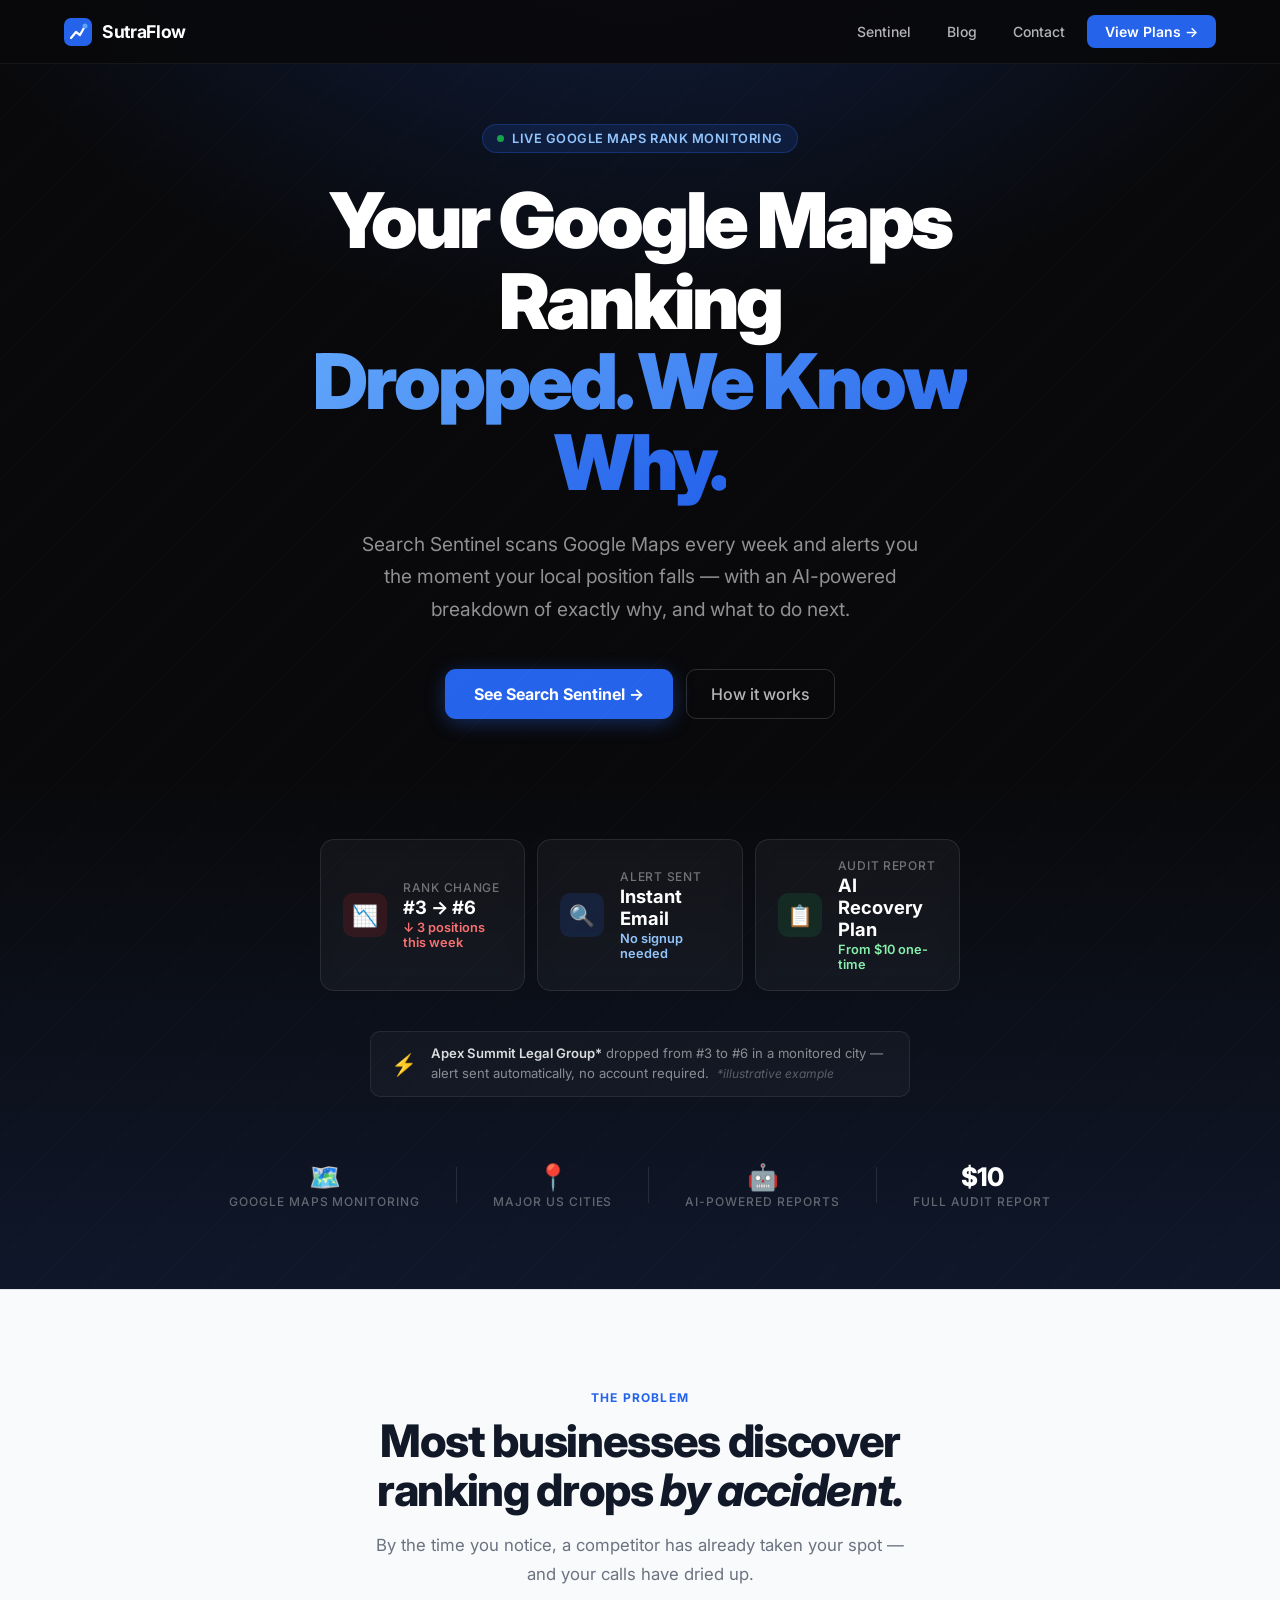
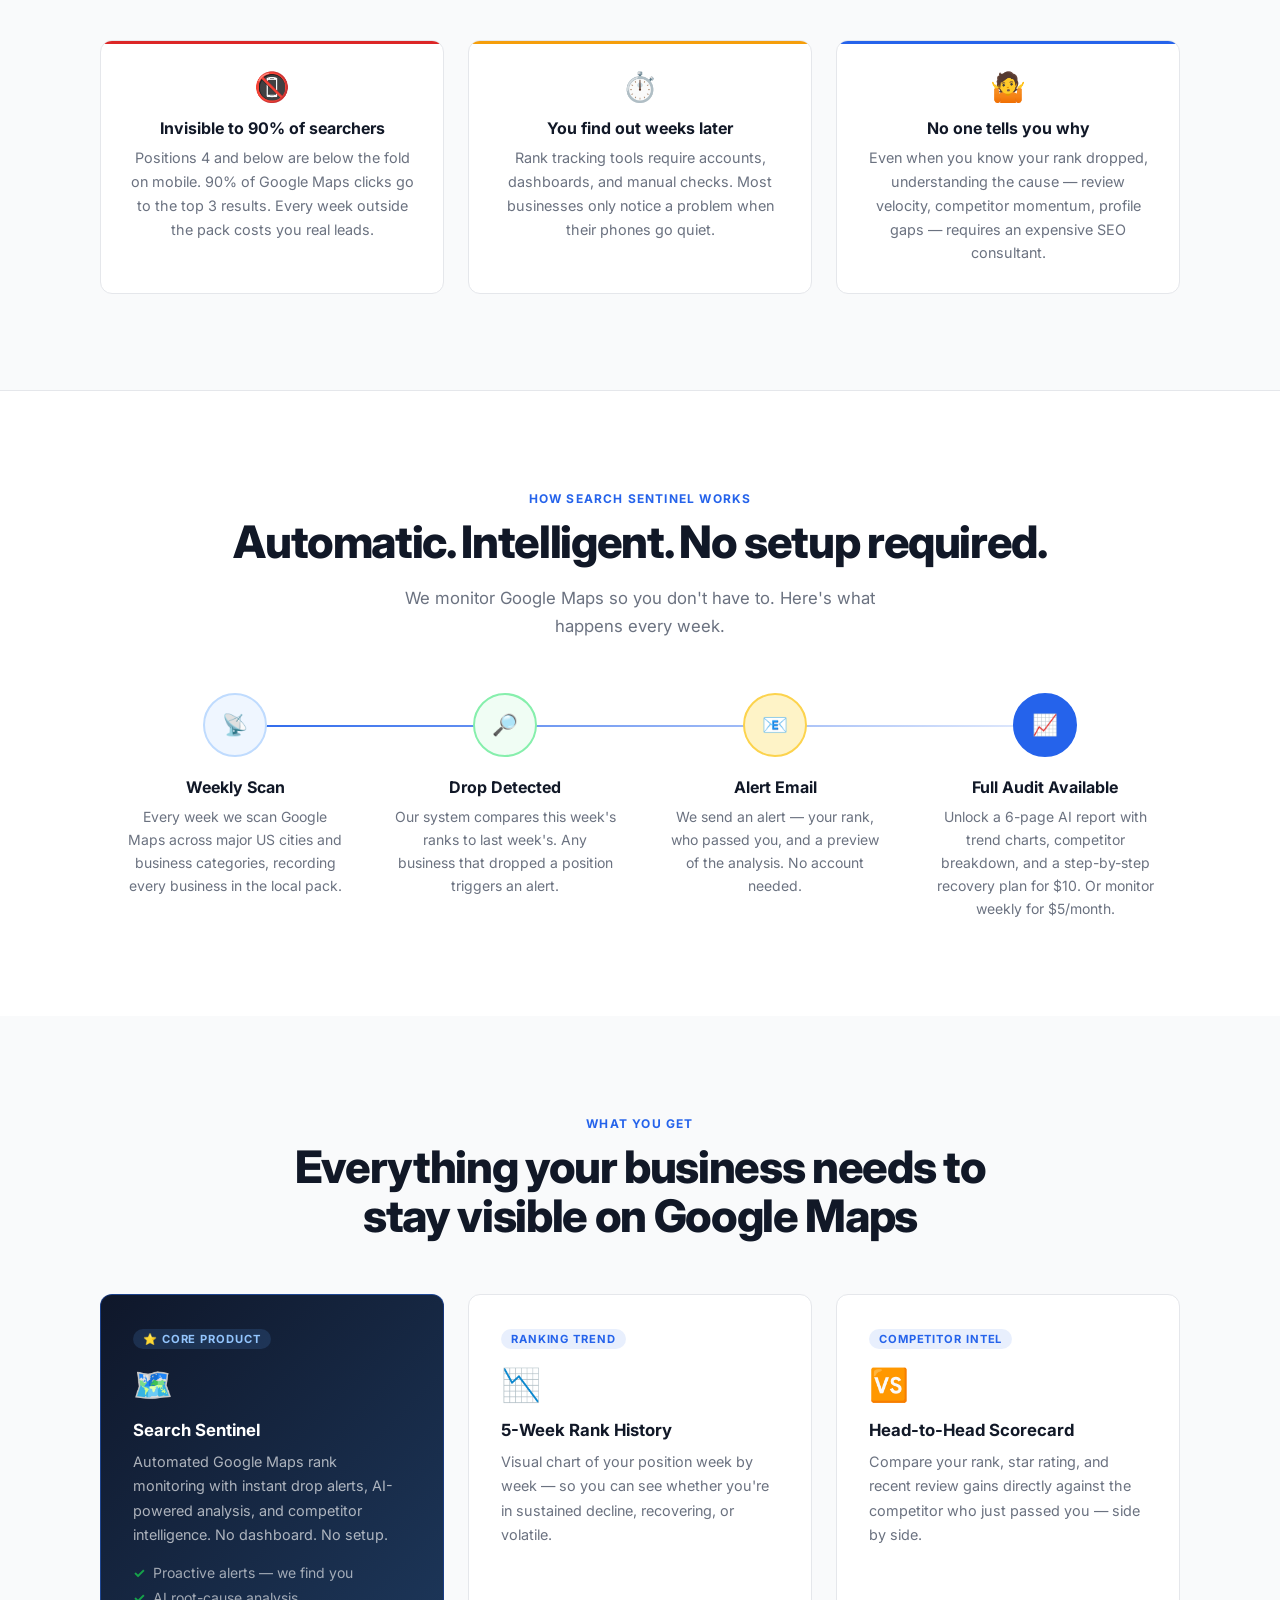
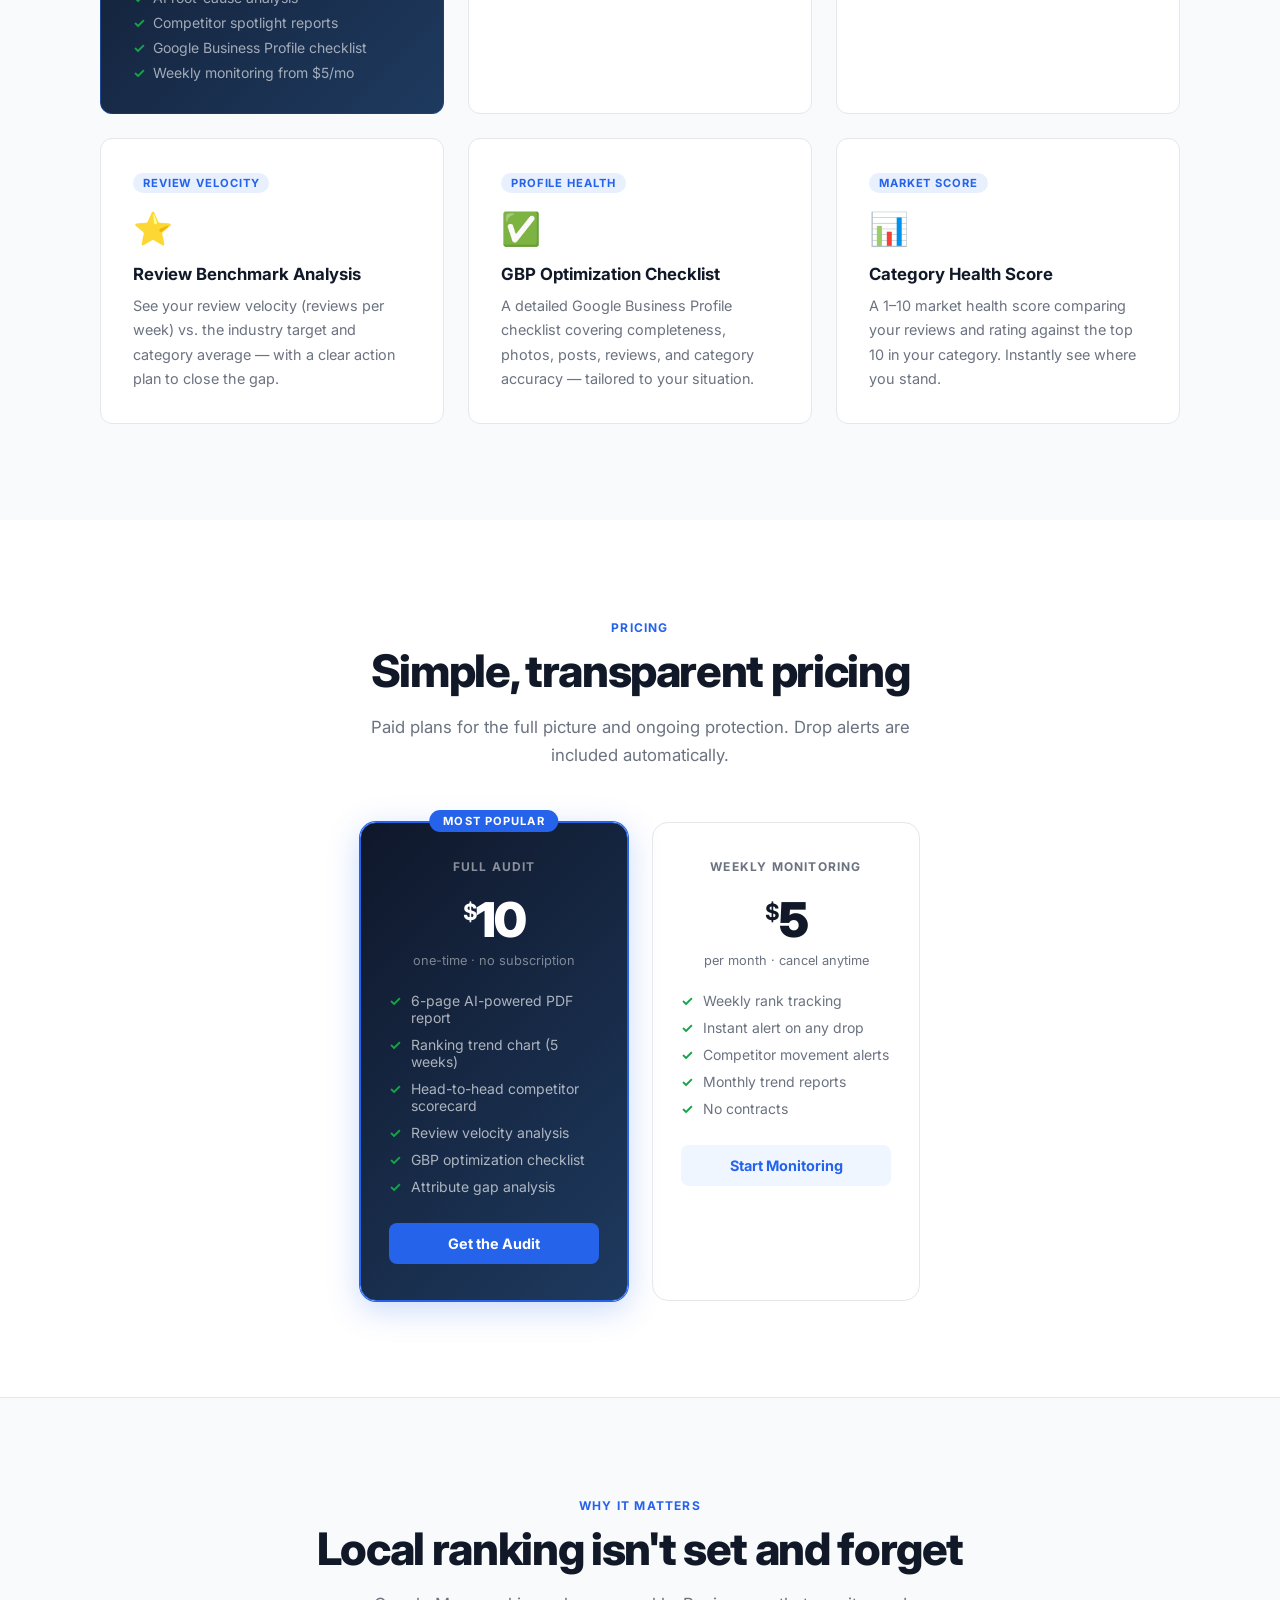
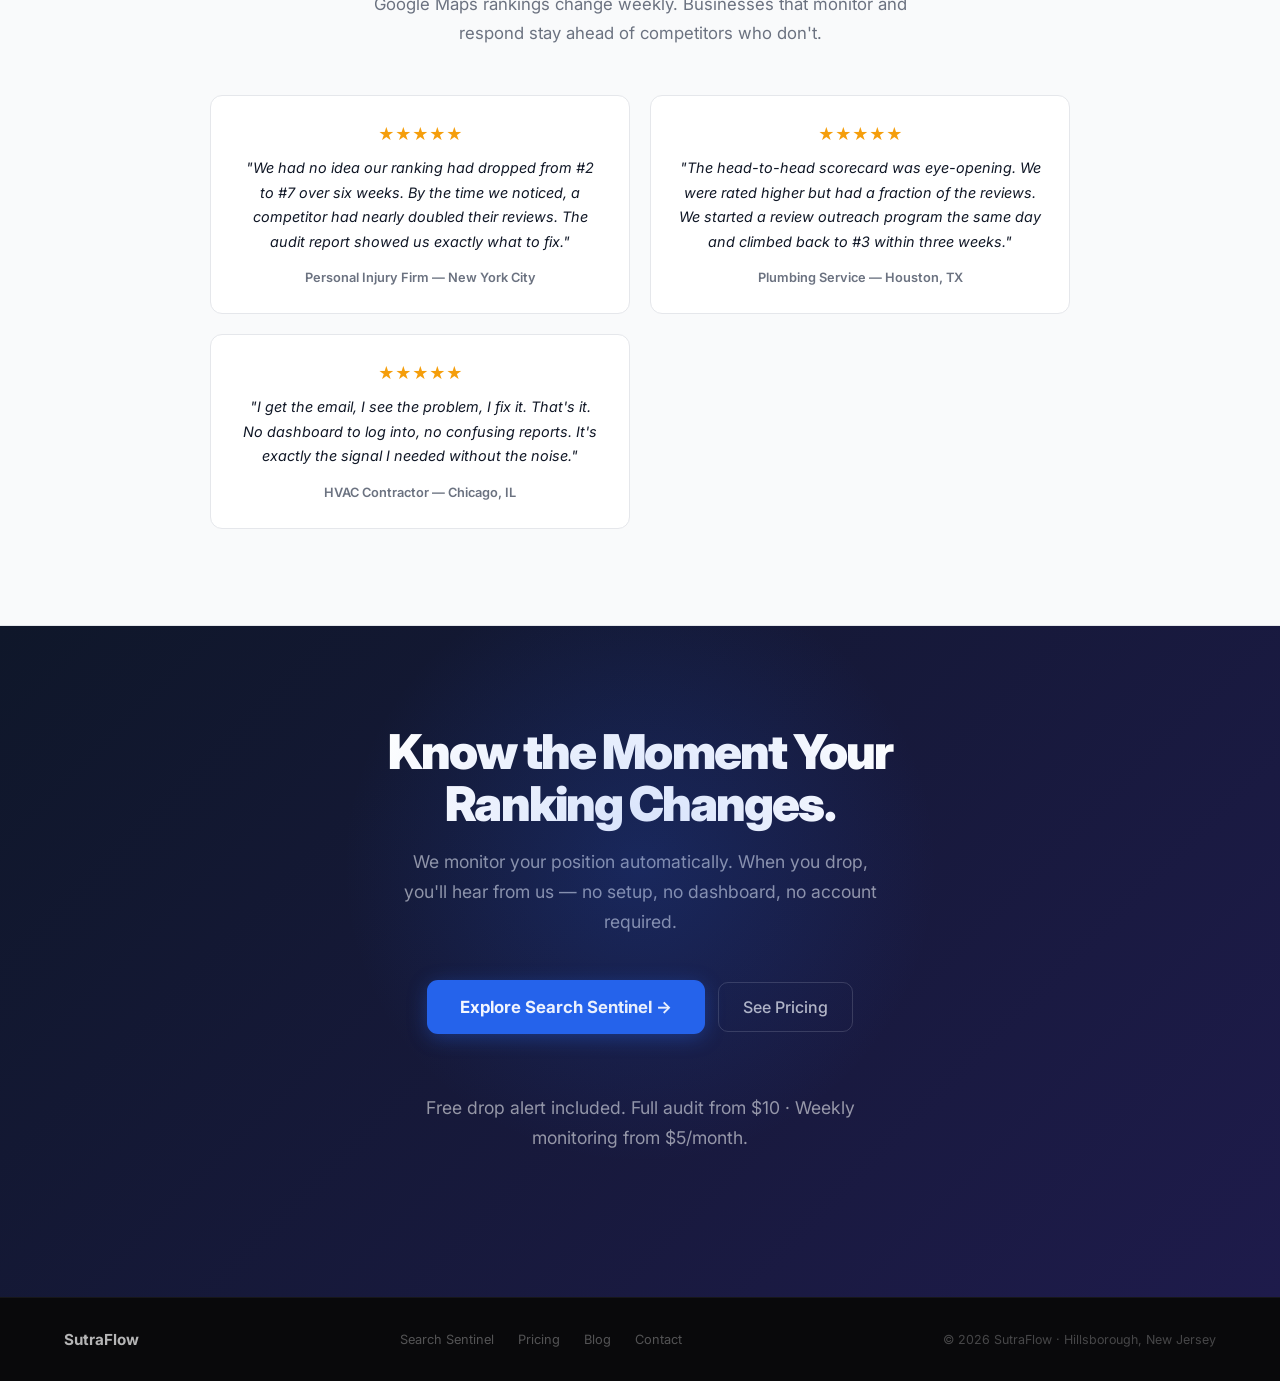
<file: business2_seo/hugo_site/layouts/index.html>
<!DOCTYPE html>
<html lang="en">
<head>
  <meta charset="UTF-8">
  <meta name="viewport" content="width=device-width, initial-scale=1.0">
  <title>SutraFlow — Automated Local SEO Intelligence</title>
  <meta name="description" content="Search Sentinel monitors your Google Maps ranking 24/7. Get instant alerts when your position drops, with AI-powered analysis and a recovery blueprint. From $10.">
  <link rel="canonical" href="https://sutraflow.org/">
  <meta property="og:title" content="SutraFlow — Automated Local SEO Intelligence">
  <meta property="og:description" content="Search Sentinel monitors your Google Maps ranking automatically. Instant drop alerts with AI-powered recovery blueprints for local businesses.">
  <meta property="og:url" content="https://sutraflow.org/">
  <meta property="og:type" content="website">
  <link rel="icon" href="/favicon.ico">
  <link rel="preconnect" href="https://fonts.googleapis.com">
  <link rel="preconnect" href="https://fonts.gstatic.com" crossorigin>
  <link href="https://fonts.googleapis.com/css2?family=Inter:wght@300;400;500;600;700;800;900&display=swap" rel="stylesheet">

  <style>
    *, *::before, *::after { box-sizing: border-box; margin: 0; padding: 0; }

    :root {
      --blue:       #2563eb;
      --blue-dark:  #1d4ed8;
      --blue-light: #eff6ff;
      --ink:        #0f172a;
      --text:       #111827;
      --muted:      #6b7280;
      --border:     #e5e7eb;
      --bg:         #ffffff;
      --bg-gray:    #f9fafb;
      --green:      #16a34a;
      --red:        #dc2626;
      --radius:     12px;
      --nav-h:      64px;
    }

    html { scroll-behavior: smooth; font-size: 16px; }
    body { font-family: 'Inter', -apple-system, sans-serif; color: var(--text); background: var(--bg); -webkit-font-smoothing: antialiased; overflow-x: hidden; }

    a { color: inherit; text-decoration: none; }

    /* ── NAV ──────────────────────────────────────────────────────────── */
    nav {
      position: fixed; top: 0; left: 0; right: 0; z-index: 100;
      height: var(--nav-h);
      display: flex; align-items: center; justify-content: space-between;
      padding: 0 5%;
      background: rgba(9, 9, 11, 0.92);
      backdrop-filter: blur(12px);
      border-bottom: 1px solid rgba(255,255,255,0.06);
      transition: background 0.2s;
    }
    .nav-logo {
      display: flex; align-items: center; gap: 10px;
      font-size: 1.1rem; font-weight: 700; color: #fff;
      letter-spacing: -0.02em;
    }
    .nav-logo svg { width: 28px; height: 28px; flex-shrink: 0; }
    .nav-links { display: flex; align-items: center; gap: 8px; }
    .nav-link {
      padding: 7px 14px; border-radius: 8px;
      font-size: 0.875rem; font-weight: 500; color: rgba(255,255,255,0.7);
      transition: color 0.15s, background 0.15s;
    }
    .nav-link:hover { color: #fff; background: rgba(255,255,255,0.07); }
    .nav-cta {
      padding: 8px 18px; border-radius: 8px;
      background: var(--blue); color: #fff;
      font-size: 0.875rem; font-weight: 600;
      transition: background 0.15s, transform 0.1s;
    }
    .nav-cta:hover { background: var(--blue-dark); transform: translateY(-1px); }

    /* ── HERO ─────────────────────────────────────────────────────────── */
    .hero {
      min-height: 100vh;
      display: flex; flex-direction: column; align-items: center; justify-content: center;
      text-align: center;
      padding: calc(var(--nav-h) + 60px) 5% 80px;
      background:
        radial-gradient(ellipse 80% 50% at 50% -10%, rgba(37,99,235,0.25) 0%, transparent 70%),
        linear-gradient(180deg, #09090b 0%, #09090b 60%, #0f172a 100%);
      position: relative; overflow: hidden;
    }
    .hero::after {
      content: '';
      position: absolute; inset: 0;
      background: url("data:image/svg+xml,%3Csvg xmlns='http://www.w3.org/2000/svg' width='60' height='60'%3E%3Cpath d='M0 60L60 0' stroke='rgba(255,255,255,0.02)' stroke-width='1'/%3E%3C/svg%3E");
      pointer-events: none;
    }

    .hero-eyebrow {
      display: inline-flex; align-items: center; gap: 8px;
      padding: 6px 14px; border-radius: 100px;
      background: rgba(37,99,235,0.15); border: 1px solid rgba(37,99,235,0.3);
      font-size: 0.8rem; font-weight: 600; color: #93c5fd;
      letter-spacing: 0.04em; text-transform: uppercase;
      margin-bottom: 28px;
    }
    .live-dot {
      width: 7px; height: 7px; border-radius: 50%; background: var(--green);
      animation: pulse 2s infinite;
    }
    @keyframes pulse {
      0%, 100% { opacity: 1; transform: scale(1); }
      50%       { opacity: 0.6; transform: scale(0.8); }
    }

    .hero h1 {
      font-size: clamp(2.8rem, 6vw, 5rem);
      font-weight: 900; line-height: 1.05; letter-spacing: -0.04em;
      color: #ffffff; max-width: 820px;
      margin-bottom: 24px;
    }
    .hero h1 .accent {
      background: linear-gradient(135deg, #60a5fa 0%, #2563eb 100%);
      -webkit-background-clip: text; -webkit-text-fill-color: transparent;
    }

    .hero-sub {
      font-size: clamp(1rem, 2vw, 1.2rem); line-height: 1.7;
      color: rgba(255,255,255,0.55); max-width: 560px;
      margin-bottom: 44px;
    }

    .hero-actions {
      display: flex; gap: 14px; align-items: center; justify-content: center;
      flex-wrap: wrap; margin-bottom: 60px;
    }
    .btn-primary {
      display: inline-flex; align-items: center; gap: 8px;
      padding: 14px 28px; border-radius: 10px;
      background: var(--blue); color: #fff;
      font-size: 1rem; font-weight: 700;
      box-shadow: 0 0 0 1px var(--blue), 0 4px 20px rgba(37,99,235,0.4);
      transition: background 0.15s, transform 0.1s, box-shadow 0.15s;
    }
    .btn-primary:hover { background: var(--blue-dark); transform: translateY(-2px); box-shadow: 0 0 0 1px var(--blue-dark), 0 8px 28px rgba(37,99,235,0.5); }
    .btn-secondary {
      display: inline-flex; align-items: center; gap: 8px;
      padding: 14px 24px; border-radius: 10px;
      background: transparent; color: rgba(255,255,255,0.7);
      border: 1px solid rgba(255,255,255,0.15);
      font-size: 1rem; font-weight: 500;
      transition: background 0.15s, color 0.15s, border-color 0.15s, transform 0.1s;
    }
    .btn-secondary:hover { background: rgba(255,255,255,0.06); color: #fff; border-color: rgba(255,255,255,0.3); transform: translateY(-1px); }

    /* stats strip */
    .stats-strip {
      display: flex; gap: 36px; align-items: center; justify-content: center;
      flex-wrap: wrap;
    }
    .stat-item { text-align: center; }
    .stat-val { font-size: 1.6rem; font-weight: 800; color: #fff; letter-spacing: -0.03em; }
    .stat-label { font-size: 0.75rem; font-weight: 500; color: rgba(255,255,255,0.35); text-transform: uppercase; letter-spacing: 0.08em; margin-top: 2px; }
    .stat-div { width: 1px; height: 36px; background: rgba(255,255,255,0.1); }

    /* ── FLOATING CARDS DECORATION ────────────────────────────────────── */
    .hero-visual {
      width: 100%; max-width: 640px; margin: 60px auto 0;
      position: relative;
    }
    .rank-card {
      background: rgba(255,255,255,0.04);
      border: 1px solid rgba(255,255,255,0.09);
      border-radius: 14px;
      padding: 18px 22px;
      backdrop-filter: blur(8px);
      display: flex; align-items: center; gap: 16px;
      text-align: left;
    }
    .rank-card-icon {
      width: 44px; height: 44px; border-radius: 10px;
      display: flex; align-items: center; justify-content: center;
      font-size: 1.3rem; flex-shrink: 0;
    }
    .rank-card-icon.red   { background: rgba(220,38,38,0.15); }
    .rank-card-icon.green { background: rgba(22,163,74,0.15); }
    .rank-card-icon.blue  { background: rgba(37,99,235,0.15); }
    .rank-card-label { font-size: 0.75rem; color: rgba(255,255,255,0.4); font-weight: 500; text-transform: uppercase; letter-spacing: 0.06em; }
    .rank-card-val   { font-size: 1.15rem; color: #fff; font-weight: 700; margin-top: 1px; }
    .rank-drop { color: #f87171; font-size: 0.8rem; font-weight: 600; margin-top: 2px; }
    .rank-cards {
      display: grid; grid-template-columns: 1fr 1fr 1fr; gap: 12px;
    }

    /* ── SECTION COMMONS ──────────────────────────────────────────────── */
    section { padding: 96px 5%; }
    .section-inner { max-width: 1080px; margin: 0 auto; }
    .section-label {
      display: inline-block;
      font-size: 0.75rem; font-weight: 700; color: var(--blue);
      text-transform: uppercase; letter-spacing: 0.1em;
      margin-bottom: 12px;
    }
    .section-title {
      font-size: clamp(1.8rem, 3.5vw, 2.8rem);
      font-weight: 800; letter-spacing: -0.03em; color: var(--text);
      line-height: 1.1; margin-bottom: 16px;
    }
    .section-sub {
      font-size: 1.05rem; color: var(--muted); line-height: 1.7;
      max-width: 540px;
    }

    /* ── PROBLEM SECTION ──────────────────────────────────────────────── */
    #problem { background: var(--bg-gray); border-top: 1px solid var(--border); border-bottom: 1px solid var(--border); }
    .problem-grid { display: grid; grid-template-columns: repeat(auto-fit, minmax(260px, 1fr)); gap: 24px; margin-top: 52px; }
    .problem-card {
      background: #fff; border: 1px solid var(--border); border-radius: var(--radius);
      padding: 28px; position: relative; overflow: hidden;
      transition: box-shadow 0.2s, transform 0.2s;
    }
    .problem-card:hover { box-shadow: 0 8px 32px rgba(0,0,0,0.08); transform: translateY(-2px); }
    .problem-card::before {
      content: ''; position: absolute; top: 0; left: 0; right: 0; height: 3px;
    }
    .problem-card.red::before   { background: var(--red); }
    .problem-card.amber::before { background: #f59e0b; }
    .problem-card.blue::before  { background: var(--blue); }
    .problem-icon { font-size: 1.8rem; margin-bottom: 14px; }
    .problem-card h3 { font-size: 1rem; font-weight: 700; color: var(--text); margin-bottom: 8px; }
    .problem-card p  { font-size: 0.9rem; color: var(--muted); line-height: 1.65; }

    /* ── HOW IT WORKS ─────────────────────────────────────────────────── */
    #how { background: #fff; }
    .steps { display: grid; grid-template-columns: repeat(auto-fit, minmax(220px, 1fr)); gap: 0; margin-top: 52px; position: relative; }
    .steps::before {
      content: ''; position: absolute; top: 32px; left: 10%; right: 10%; height: 2px;
      background: linear-gradient(90deg, var(--blue) 0%, rgba(37,99,235,0.1) 100%);
      z-index: 0;
    }
    .step { padding: 0 24px; text-align: center; position: relative; z-index: 1; }
    .step-num {
      width: 64px; height: 64px; border-radius: 50%;
      display: flex; align-items: center; justify-content: center;
      font-size: 1.3rem; font-weight: 800;
      margin: 0 auto 20px;
    }
    .step-num.s1 { background: #eff6ff; color: var(--blue); border: 2px solid #bfdbfe; }
    .step-num.s2 { background: #f0fdf4; color: #16a34a; border: 2px solid #86efac; }
    .step-num.s3 { background: #fef3c7; color: #d97706; border: 2px solid #fcd34d; }
    .step-num.s4 { background: var(--blue); color: #fff; border: 2px solid var(--blue); }
    .step h3 { font-size: 1rem; font-weight: 700; color: var(--text); margin-bottom: 8px; }
    .step p   { font-size: 0.875rem; color: var(--muted); line-height: 1.65; }

    /* ── PRODUCT FEATURES ─────────────────────────────────────────────── */
    #features { background: var(--bg-gray); }
    .features-grid { display: grid; grid-template-columns: repeat(auto-fit, minmax(300px, 1fr)); gap: 24px; margin-top: 52px; }
    .feature-card {
      background: #fff; border: 1px solid var(--border); border-radius: var(--radius);
      padding: 32px;
      transition: box-shadow 0.2s, transform 0.2s;
    }
    .feature-card:hover { box-shadow: 0 8px 40px rgba(0,0,0,0.08); transform: translateY(-3px); }
    .feature-card.featured {
      background: linear-gradient(135deg, #0f172a 0%, #1e3a5f 100%);
      border-color: rgba(37,99,235,0.4);
      color: #fff;
    }
    .feature-badge {
      display: inline-block; padding: 3px 10px; border-radius: 100px;
      background: rgba(37,99,235,0.1); color: var(--blue);
      font-size: 0.7rem; font-weight: 700; text-transform: uppercase; letter-spacing: 0.08em;
      margin-bottom: 16px;
    }
    .feature-card.featured .feature-badge { background: rgba(96,165,250,0.15); color: #93c5fd; }
    .feature-icon { font-size: 2rem; margin-bottom: 16px; }
    .feature-card h3 { font-size: 1.05rem; font-weight: 700; margin-bottom: 10px; }
    .feature-card.featured h3 { color: #fff; }
    .feature-card p  { font-size: 0.9rem; color: var(--muted); line-height: 1.7; }
    .feature-card.featured p { color: rgba(255,255,255,0.65); }
    .feature-list { list-style: none; margin-top: 16px; display: flex; flex-direction: column; gap: 8px; }
    .feature-list li { display: flex; align-items: flex-start; gap: 8px; font-size: 0.875rem; color: var(--muted); }
    .feature-card.featured .feature-list li { color: rgba(255,255,255,0.6); }
    .feature-list li::before { content: '✓'; color: var(--green); font-weight: 700; flex-shrink: 0; }

    /* ── PRICING ──────────────────────────────────────────────────────── */
    #pricing { background: #fff; }
    .pricing-grid { display: grid; grid-template-columns: repeat(auto-fit, minmax(260px, 1fr)); gap: 24px; margin-top: 52px; max-width: 560px; margin-left: auto; margin-right: auto; }
    .pricing-card {
      border: 1.5px solid var(--border); border-radius: 16px;
      padding: 36px 28px; text-align: center; position: relative;
      transition: transform 0.2s, box-shadow 0.2s;
    }
    .pricing-card:hover { transform: translateY(-4px); box-shadow: 0 16px 48px rgba(0,0,0,0.1); }
    .pricing-card.popular {
      background: linear-gradient(135deg, #0f172a 0%, #1e3a5f 100%);
      border-color: var(--blue);
      box-shadow: 0 0 0 1px var(--blue), 0 8px 32px rgba(37,99,235,0.25);
    }
    .pricing-badge {
      position: absolute; top: -13px; left: 50%; transform: translateX(-50%);
      padding: 4px 14px; border-radius: 100px;
      background: var(--blue); color: #fff;
      font-size: 0.7rem; font-weight: 700; text-transform: uppercase; letter-spacing: 0.1em;
      white-space: nowrap;
    }
    .pricing-name { font-size: 0.75rem; font-weight: 700; text-transform: uppercase; letter-spacing: 0.1em; color: var(--muted); margin-bottom: 16px; }
    .pricing-card.popular .pricing-name { color: rgba(255,255,255,0.5); }
    .pricing-amount { font-size: 3rem; font-weight: 900; letter-spacing: -0.04em; color: var(--text); }
    .pricing-amount sup { font-size: 1.4rem; font-weight: 700; vertical-align: super; }
    .pricing-card.popular .pricing-amount { color: #fff; }
    .pricing-period { font-size: 0.8rem; color: var(--muted); margin-top: 4px; margin-bottom: 24px; }
    .pricing-card.popular .pricing-period { color: rgba(255,255,255,0.45); }
    .pricing-features { list-style: none; text-align: left; display: flex; flex-direction: column; gap: 10px; margin-bottom: 28px; }
    .pricing-features li { display: flex; gap: 10px; font-size: 0.875rem; color: var(--muted); align-items: flex-start; }
    .pricing-card.popular .pricing-features li { color: rgba(255,255,255,0.65); }
    .pricing-features .check { color: var(--green); font-weight: 700; flex-shrink: 0; }
    .pricing-cta {
      display: block; width: 100%; padding: 12px; border-radius: 8px; border: none; cursor: pointer;
      font-size: 0.9rem; font-weight: 700;
      background: var(--blue-light); color: var(--blue);
      transition: background 0.15s;
    }
    .pricing-cta:hover { background: #dbeafe; }
    .pricing-card.popular .pricing-cta { background: var(--blue); color: #fff; }
    .pricing-card.popular .pricing-cta:hover { background: var(--blue-dark); }

    /* ── SOCIAL PROOF ─────────────────────────────────────────────────── */
    #proof { background: var(--bg-gray); border-top: 1px solid var(--border); border-bottom: 1px solid var(--border); }
    .proof-grid { display: grid; grid-template-columns: repeat(auto-fit, minmax(280px, 1fr)); gap: 20px; margin-top: 48px; }
    .proof-card {
      background: #fff; border: 1px solid var(--border); border-radius: var(--radius);
      padding: 28px;
    }
    .proof-stars { color: #f59e0b; font-size: 1rem; margin-bottom: 12px; }
    .proof-card p { font-size: 0.9rem; color: var(--text); line-height: 1.7; font-style: italic; margin-bottom: 16px; }
    .proof-author { font-size: 0.8rem; font-weight: 600; color: var(--muted); }

    /* ── CTA FOOTER ───────────────────────────────────────────────────── */
    .cta-section {
      background: linear-gradient(135deg, #0f172a 0%, #1e1b4b 100%);
      padding: 100px 5%;
      text-align: center; position: relative; overflow: hidden;
    }
    .cta-section::before {
      content: '';
      position: absolute; top: -60px; left: 50%; transform: translateX(-50%);
      width: 600px; height: 600px; border-radius: 50%;
      background: radial-gradient(circle, rgba(37,99,235,0.2) 0%, transparent 70%);
      pointer-events: none;
    }
    .cta-section h2 { font-size: clamp(2rem, 4vw, 3rem); font-weight: 900; color: #fff; letter-spacing: -0.04em; margin-bottom: 16px; line-height: 1.1; }
    .cta-section p  { font-size: 1.1rem; color: rgba(255,255,255,0.55); max-width: 480px; margin: 0 auto 44px; line-height: 1.7; }
    .cta-note { margin-top: 20px; font-size: 0.8rem; color: rgba(255,255,255,0.3); }

    /* ── FOOTER ───────────────────────────────────────────────────────── */
    footer {
      background: #09090b; padding: 32px 5%;
      display: flex; align-items: center; justify-content: space-between; flex-wrap: wrap; gap: 16px;
      border-top: 1px solid rgba(255,255,255,0.06);
    }
    .footer-logo { font-size: 0.95rem; font-weight: 700; color: rgba(255,255,255,0.7); }
    .footer-links { display: flex; gap: 24px; }
    .footer-links a { font-size: 0.8rem; color: rgba(255,255,255,0.3); transition: color 0.15s; }
    .footer-links a:hover { color: rgba(255,255,255,0.7); }
    .footer-copy { font-size: 0.78rem; color: rgba(255,255,255,0.25); }

    /* ── ALERT TICKER ─────────────────────────────────────────────────── */
    .alert-ticker {
      background: rgba(255,255,255,0.03); border: 1px solid rgba(255,255,255,0.08);
      border-radius: 10px; padding: 12px 20px;
      display: flex; align-items: center; gap: 14px;
      max-width: 540px; margin: 40px auto 0;
      text-align: left;
    }
    .ticker-icon { font-size: 1.3rem; flex-shrink: 0; }
    .ticker-text { font-size: 0.82rem; color: rgba(255,255,255,0.5); line-height: 1.5; }
    .ticker-text strong { color: rgba(255,255,255,0.85); font-weight: 600; }

    /* ── RESPONSIVE ───────────────────────────────────────────────────── */
    @media (max-width: 720px) {
      nav { padding: 0 20px; }
      .nav-link { display: none; }
      .hero h1 { font-size: 2.4rem; }
      .steps::before { display: none; }
      .steps { gap: 32px; }
      .rank-cards { grid-template-columns: 1fr; }
      footer { flex-direction: column; align-items: flex-start; }
    }
  </style>
</head>

<body>

<!-- ── NAVIGATION ────────────────────────────────────────────────────── -->
<nav>
  <a href="/" class="nav-logo">
    <svg viewBox="0 0 28 28" fill="none" xmlns="http://www.w3.org/2000/svg">
      <rect width="28" height="28" rx="7" fill="#2563eb"/>
      <path d="M7 20L12 14L16 17L21 8" stroke="white" stroke-width="2.2" stroke-linecap="round" stroke-linejoin="round"/>
      <circle cx="21" cy="8" r="2.5" fill="#60a5fa"/>
    </svg>
    SutraFlow
  </a>
  <div class="nav-links">
    <a href="/sentinel/" class="nav-link">Sentinel</a>
    <a href="/posts/" class="nav-link">Blog</a>
    <a href="mailto:sutrafloworg@gmail.com" class="nav-link">Contact</a>
    <a href="/sentinel/#pricing" class="nav-cta">View Plans →</a>
  </div>
</nav>


<!-- ── HERO ──────────────────────────────────────────────────────────── -->
<section class="hero">
  <div class="hero-eyebrow">
    <div class="live-dot"></div>
    Live Google Maps Rank Monitoring
  </div>

  <h1>Your Google Maps Ranking<br><span class="accent">Dropped. We Know Why.</span></h1>

  <p class="hero-sub">
    Search Sentinel scans Google Maps every week and alerts you the moment your local position falls — with an AI-powered breakdown of exactly why, and what to do next.
  </p>

  <div class="hero-actions">
    <a href="/sentinel/" class="btn-primary">
      See Search Sentinel →
    </a>
    <a href="#how" class="btn-secondary">
      How it works
    </a>
  </div>

  <!-- Floating rank cards -->
  <div class="hero-visual">
    <div class="rank-cards">
      <div class="rank-card">
        <div class="rank-card-icon red">📉</div>
        <div>
          <div class="rank-card-label">Rank Change</div>
          <div class="rank-card-val">#3 → #6</div>
          <div class="rank-drop">↓ 3 positions this week</div>
        </div>
      </div>
      <div class="rank-card">
        <div class="rank-card-icon blue">🔍</div>
        <div>
          <div class="rank-card-label">Alert Sent</div>
          <div class="rank-card-val">Instant Email</div>
          <div class="rank-drop" style="color:#93c5fd">No signup needed</div>
        </div>
      </div>
      <div class="rank-card">
        <div class="rank-card-icon green">📋</div>
        <div>
          <div class="rank-card-label">Audit Report</div>
          <div class="rank-card-val">AI Recovery Plan</div>
          <div class="rank-drop" style="color:#86efac">From $10 one-time</div>
        </div>
      </div>
    </div>

    <div class="alert-ticker">
      <div class="ticker-icon">⚡</div>
      <div class="ticker-text">
        <strong>Apex Summit Legal Group*</strong> dropped from #3 to #6 in a monitored city —
        alert sent automatically, no account required. &nbsp;<em style="font-size:0.75rem;opacity:0.6">*illustrative example</em>
      </div>
    </div>
  </div>

  <!-- Stats -->
  <div class="stats-strip" style="margin-top: 64px">
    <div class="stat-item"><div class="stat-val">🗺️</div><div class="stat-label">Google Maps Monitoring</div></div>
    <div class="stat-div"></div>
    <div class="stat-item"><div class="stat-val">📍</div><div class="stat-label">Major US Cities</div></div>
    <div class="stat-div"></div>
    <div class="stat-item"><div class="stat-val">🤖</div><div class="stat-label">AI-Powered Reports</div></div>
    <div class="stat-div"></div>
    <div class="stat-item"><div class="stat-val">$10</div><div class="stat-label">Full Audit Report</div></div>
  </div>
</section>


<!-- ── PROBLEM SECTION ────────────────────────────────────────────────── -->
<section id="problem">
  <div class="section-inner text-center" style="text-align:center">
    <div class="section-label">The Problem</div>
    <h2 class="section-title">Most businesses discover<br>ranking drops <em>by accident.</em></h2>
    <p class="section-sub" style="margin: 0 auto 52px">By the time you notice, a competitor has already taken your spot — and your calls have dried up.</p>

    <div class="problem-grid">
      <div class="problem-card red">
        <div class="problem-icon">📵</div>
        <h3>Invisible to 90% of searchers</h3>
        <p>Positions 4 and below are below the fold on mobile. 90% of Google Maps clicks go to the top 3 results. Every week outside the pack costs you real leads.</p>
      </div>
      <div class="problem-card amber">
        <div class="problem-icon">⏱️</div>
        <h3>You find out weeks later</h3>
        <p>Rank tracking tools require accounts, dashboards, and manual checks. Most businesses only notice a problem when their phones go quiet.</p>
      </div>
      <div class="problem-card blue">
        <div class="problem-icon">🤷</div>
        <h3>No one tells you why</h3>
        <p>Even when you know your rank dropped, understanding the cause — review velocity, competitor momentum, profile gaps — requires an expensive SEO consultant.</p>
      </div>
    </div>
  </div>
</section>


<!-- ── HOW IT WORKS ───────────────────────────────────────────────────── -->
<section id="how">
  <div class="section-inner text-center" style="text-align:center">
    <div class="section-label">How Search Sentinel Works</div>
    <h2 class="section-title">Automatic. Intelligent. No setup required.</h2>
    <p class="section-sub" style="margin: 0 auto">We monitor Google Maps so you don't have to. Here's what happens every week.</p>

    <div class="steps">
      <div class="step">
        <div class="step-num s1">📡</div>
        <h3>Weekly Scan</h3>
        <p>Every week we scan Google Maps across major US cities and business categories, recording every business in the local pack.</p>
      </div>
      <div class="step">
        <div class="step-num s2">🔎</div>
        <h3>Drop Detected</h3>
        <p>Our system compares this week's ranks to last week's. Any business that dropped a position triggers an alert.</p>
      </div>
      <div class="step">
        <div class="step-num s3">📧</div>
        <h3>Alert Email</h3>
        <p>We send an alert — your rank, who passed you, and a preview of the analysis. No account needed.</p>
      </div>
      <div class="step">
        <div class="step-num s4">📈</div>
        <h3>Full Audit Available</h3>
        <p>Unlock a 6-page AI report with trend charts, competitor breakdown, and a step-by-step recovery plan for $10. Or monitor weekly for $5/month.</p>
      </div>
    </div>
  </div>
</section>


<!-- ── PRODUCT FEATURES ───────────────────────────────────────────────── -->
<section id="features">
  <div class="section-inner">
    <div style="text-align:center; margin-bottom:52px">
      <div class="section-label">What You Get</div>
      <h2 class="section-title">Everything your business needs to<br>stay visible on Google Maps</h2>
    </div>

    <div class="features-grid">
      <div class="feature-card featured">
        <div class="feature-badge">⭐ Core Product</div>
        <div class="feature-icon">🗺️</div>
        <h3>Search Sentinel</h3>
        <p>Automated Google Maps rank monitoring with instant drop alerts, AI-powered analysis, and competitor intelligence. No dashboard. No setup.</p>
        <ul class="feature-list">
          <li>Proactive alerts — we find you</li>
          <li>AI root-cause analysis</li>
          <li>Competitor spotlight reports</li>
          <li>Google Business Profile checklist</li>
          <li>Weekly monitoring from $5/mo</li>
        </ul>
      </div>

      <div class="feature-card">
        <div class="feature-badge">Ranking Trend</div>
        <div class="feature-icon">📉</div>
        <h3>5-Week Rank History</h3>
        <p>Visual chart of your position week by week — so you can see whether you're in sustained decline, recovering, or volatile.</p>
      </div>

      <div class="feature-card">
        <div class="feature-badge">Competitor Intel</div>
        <div class="feature-icon">🆚</div>
        <h3>Head-to-Head Scorecard</h3>
        <p>Compare your rank, star rating, and recent review gains directly against the competitor who just passed you — side by side.</p>
      </div>

      <div class="feature-card">
        <div class="feature-badge">Review Velocity</div>
        <div class="feature-icon">⭐</div>
        <h3>Review Benchmark Analysis</h3>
        <p>See your review velocity (reviews per week) vs. the industry target and category average — with a clear action plan to close the gap.</p>
      </div>

      <div class="feature-card">
        <div class="feature-badge">Profile Health</div>
        <div class="feature-icon">✅</div>
        <h3>GBP Optimization Checklist</h3>
        <p>A detailed Google Business Profile checklist covering completeness, photos, posts, reviews, and category accuracy — tailored to your situation.</p>
      </div>

      <div class="feature-card">
        <div class="feature-badge">Market Score</div>
        <div class="feature-icon">📊</div>
        <h3>Category Health Score</h3>
        <p>A 1–10 market health score comparing your reviews and rating against the top 10 in your category. Instantly see where you stand.</p>
      </div>
    </div>
  </div>
</section>


<!-- ── PRICING ────────────────────────────────────────────────────────── -->
<section id="pricing">
  <div class="section-inner" style="text-align:center">
    <div class="section-label">Pricing</div>
    <h2 class="section-title">Simple, transparent pricing</h2>
    <p class="section-sub" style="margin: 0 auto 52px">Paid plans for the full picture and ongoing protection. Drop alerts are included automatically.</p>

    <div class="pricing-grid">
      <div class="pricing-card popular">
        <div class="pricing-badge">Most Popular</div>
        <div class="pricing-name">Full Audit</div>
        <div class="pricing-amount"><sup>$</sup>10</div>
        <div class="pricing-period">one-time · no subscription</div>
        <ul class="pricing-features">
          <li><span class="check">✓</span> 6-page AI-powered PDF report</li>
          <li><span class="check">✓</span> Ranking trend chart (5 weeks)</li>
          <li><span class="check">✓</span> Head-to-head competitor scorecard</li>
          <li><span class="check">✓</span> Review velocity analysis</li>
          <li><span class="check">✓</span> GBP optimization checklist</li>
          <li><span class="check">✓</span> Attribute gap analysis</li>
        </ul>
        <a href="/sentinel/pre-checkout/?plan=audit" class="pricing-cta">Get the Audit</a>
      </div>

      <div class="pricing-card">
        <div class="pricing-name">Weekly Monitoring</div>
        <div class="pricing-amount"><sup>$</sup>5</div>
        <div class="pricing-period">per month · cancel anytime</div>
        <ul class="pricing-features">
          <li><span class="check">✓</span> Weekly rank tracking</li>
          <li><span class="check">✓</span> Instant alert on any drop</li>
          <li><span class="check">✓</span> Competitor movement alerts</li>
          <li><span class="check">✓</span> Monthly trend reports</li>
          <li><span class="check">✓</span> No contracts</li>
        </ul>
        <a href="/sentinel/pre-checkout/?plan=monitor" class="pricing-cta">Start Monitoring</a>
      </div>
    </div>
  </div>
</section>


<!-- ── SOCIAL PROOF ───────────────────────────────────────────────────── -->
<section id="proof">
  <div class="section-inner" style="text-align:center">
    <div class="section-label">Why It Matters</div>
    <h2 class="section-title">Local ranking isn't set and forget</h2>
    <p class="section-sub" style="margin: 0 auto">Google Maps rankings change weekly. Businesses that monitor and respond stay ahead of competitors who don't.</p>

    <div class="proof-grid" style="margin-top:48px; max-width:860px; margin-left:auto; margin-right:auto">
      <div class="proof-card">
        <div class="proof-stars">★★★★★</div>
        <p>"We had no idea our ranking had dropped from #2 to #7 over six weeks. By the time we noticed, a competitor had nearly doubled their reviews. The audit report showed us exactly what to fix."</p>
        <div class="proof-author">Personal Injury Firm — New York City</div>
      </div>
      <div class="proof-card">
        <div class="proof-stars">★★★★★</div>
        <p>"The head-to-head scorecard was eye-opening. We were rated higher but had a fraction of the reviews. We started a review outreach program the same day and climbed back to #3 within three weeks."</p>
        <div class="proof-author">Plumbing Service — Houston, TX</div>
      </div>
      <div class="proof-card">
        <div class="proof-stars">★★★★★</div>
        <p>"I get the email, I see the problem, I fix it. That's it. No dashboard to log into, no confusing reports. It's exactly the signal I needed without the noise."</p>
        <div class="proof-author">HVAC Contractor — Chicago, IL</div>
      </div>
    </div>
  </div>
</section>


<!-- ── CTA ────────────────────────────────────────────────────────────── -->
<div class="cta-section">
  <h2>Know the Moment Your<br>Ranking Changes.</h2>
  <p>We monitor your position automatically. When you drop, you'll hear from us — no setup, no dashboard, no account required.</p>
  <div class="hero-actions" style="justify-content:center">
    <a href="/sentinel/" class="btn-primary" style="font-size:1.05rem; padding:16px 32px">
      Explore Search Sentinel →
    </a>
    <a href="/sentinel/#pricing" class="btn-secondary">
      See Pricing
    </a>
  </div>
  <p class="cta-note">Free drop alert included. Full audit from $10 · Weekly monitoring from $5/month.</p>
</div>


<!-- ── FOOTER ─────────────────────────────────────────────────────────── -->
<footer>
  <div class="footer-logo">SutraFlow</div>
  <div class="footer-links">
    <a href="/sentinel/">Search Sentinel</a>
    <a href="/sentinel/#pricing">Pricing</a>
    <a href="/posts/">Blog</a>
    <a href="mailto:sutrafloworg@gmail.com">Contact</a>
  </div>
  <div class="footer-copy">© 2026 SutraFlow · Hillsborough, New Jersey</div>
</footer>

</body>
</html>
</file>
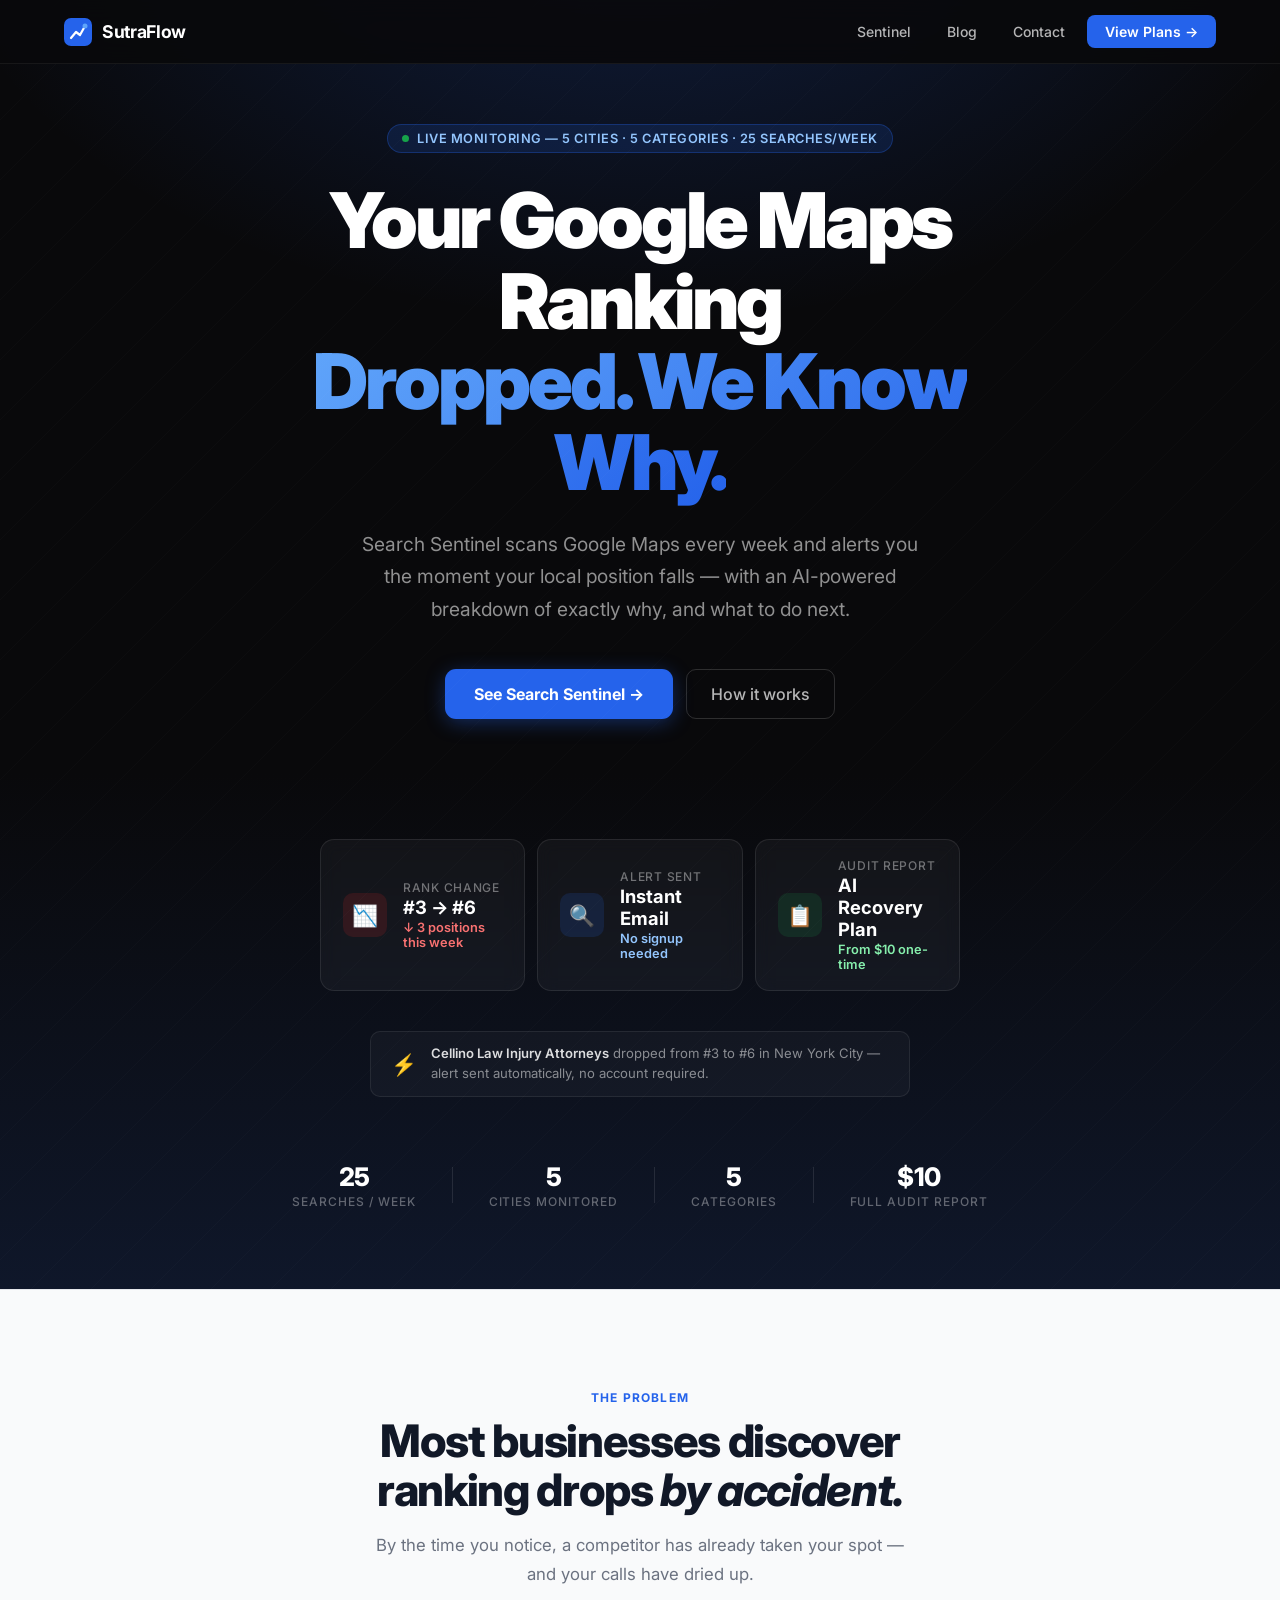
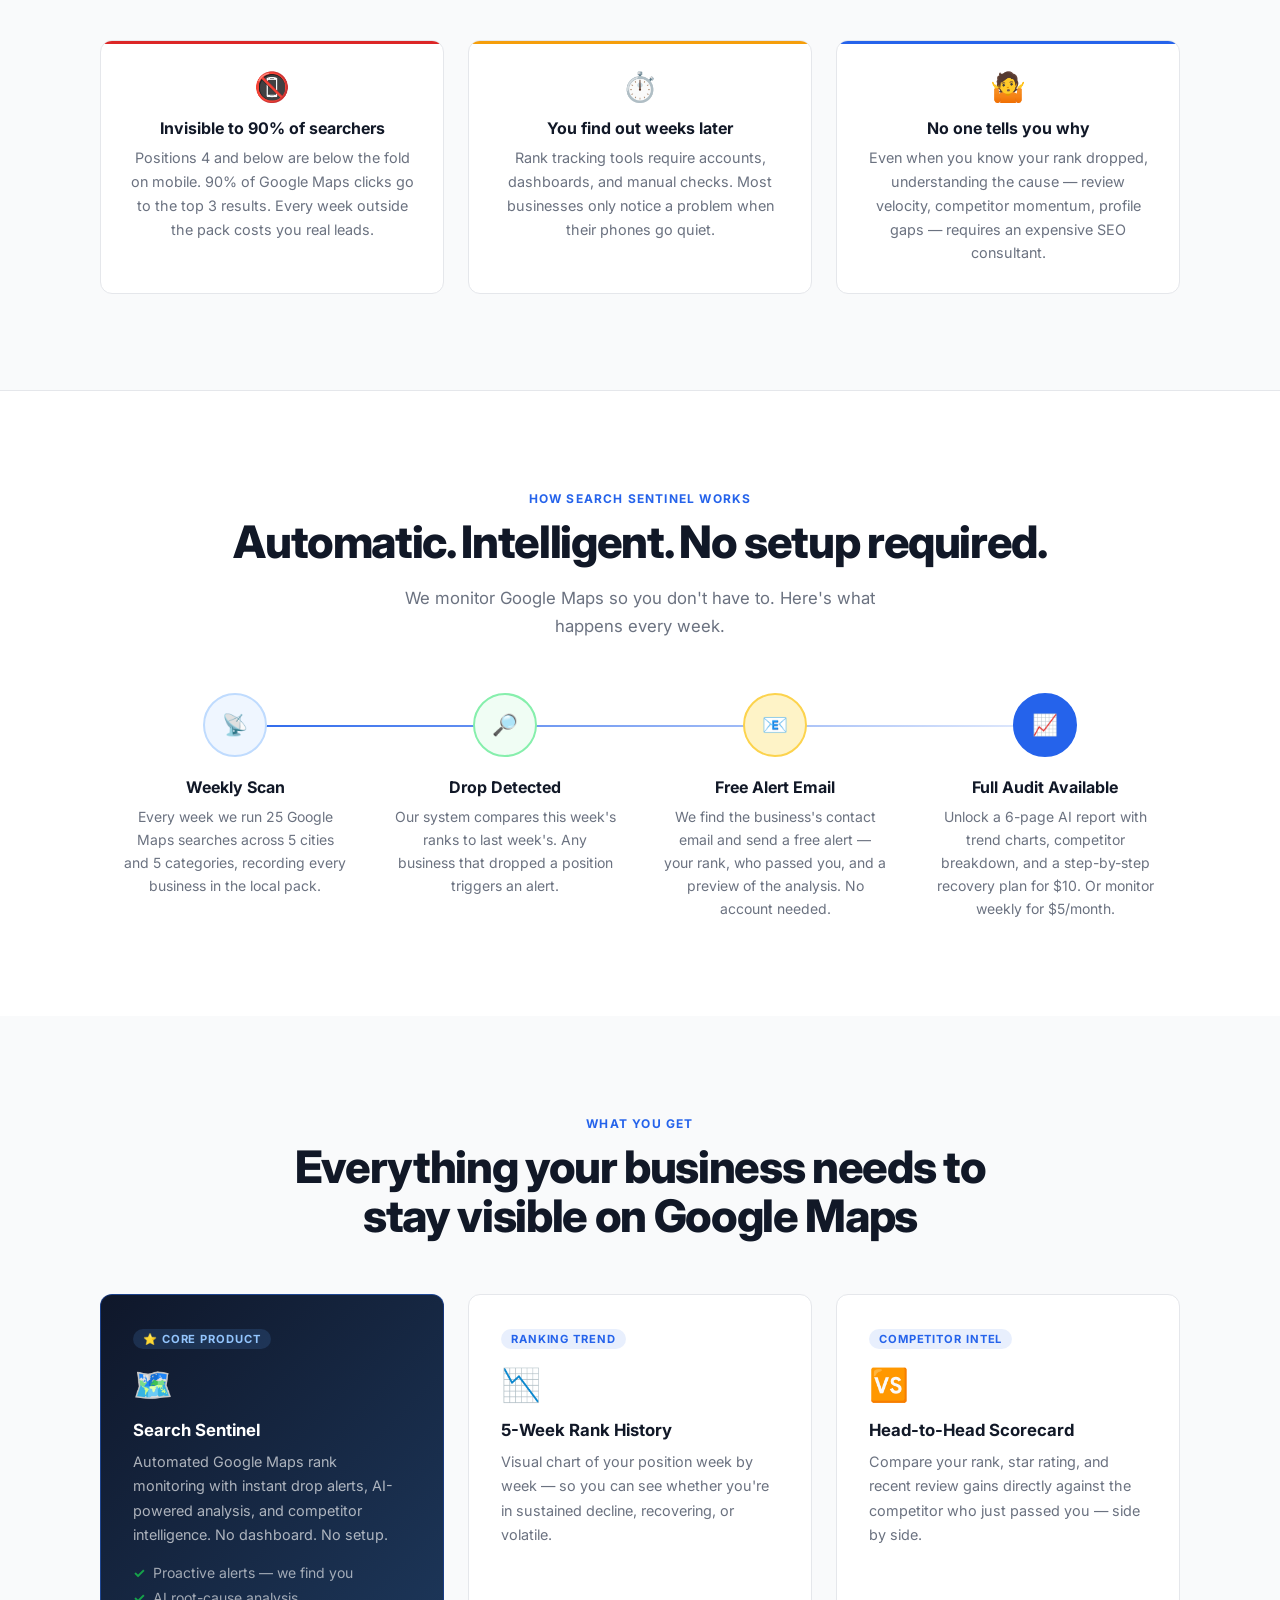
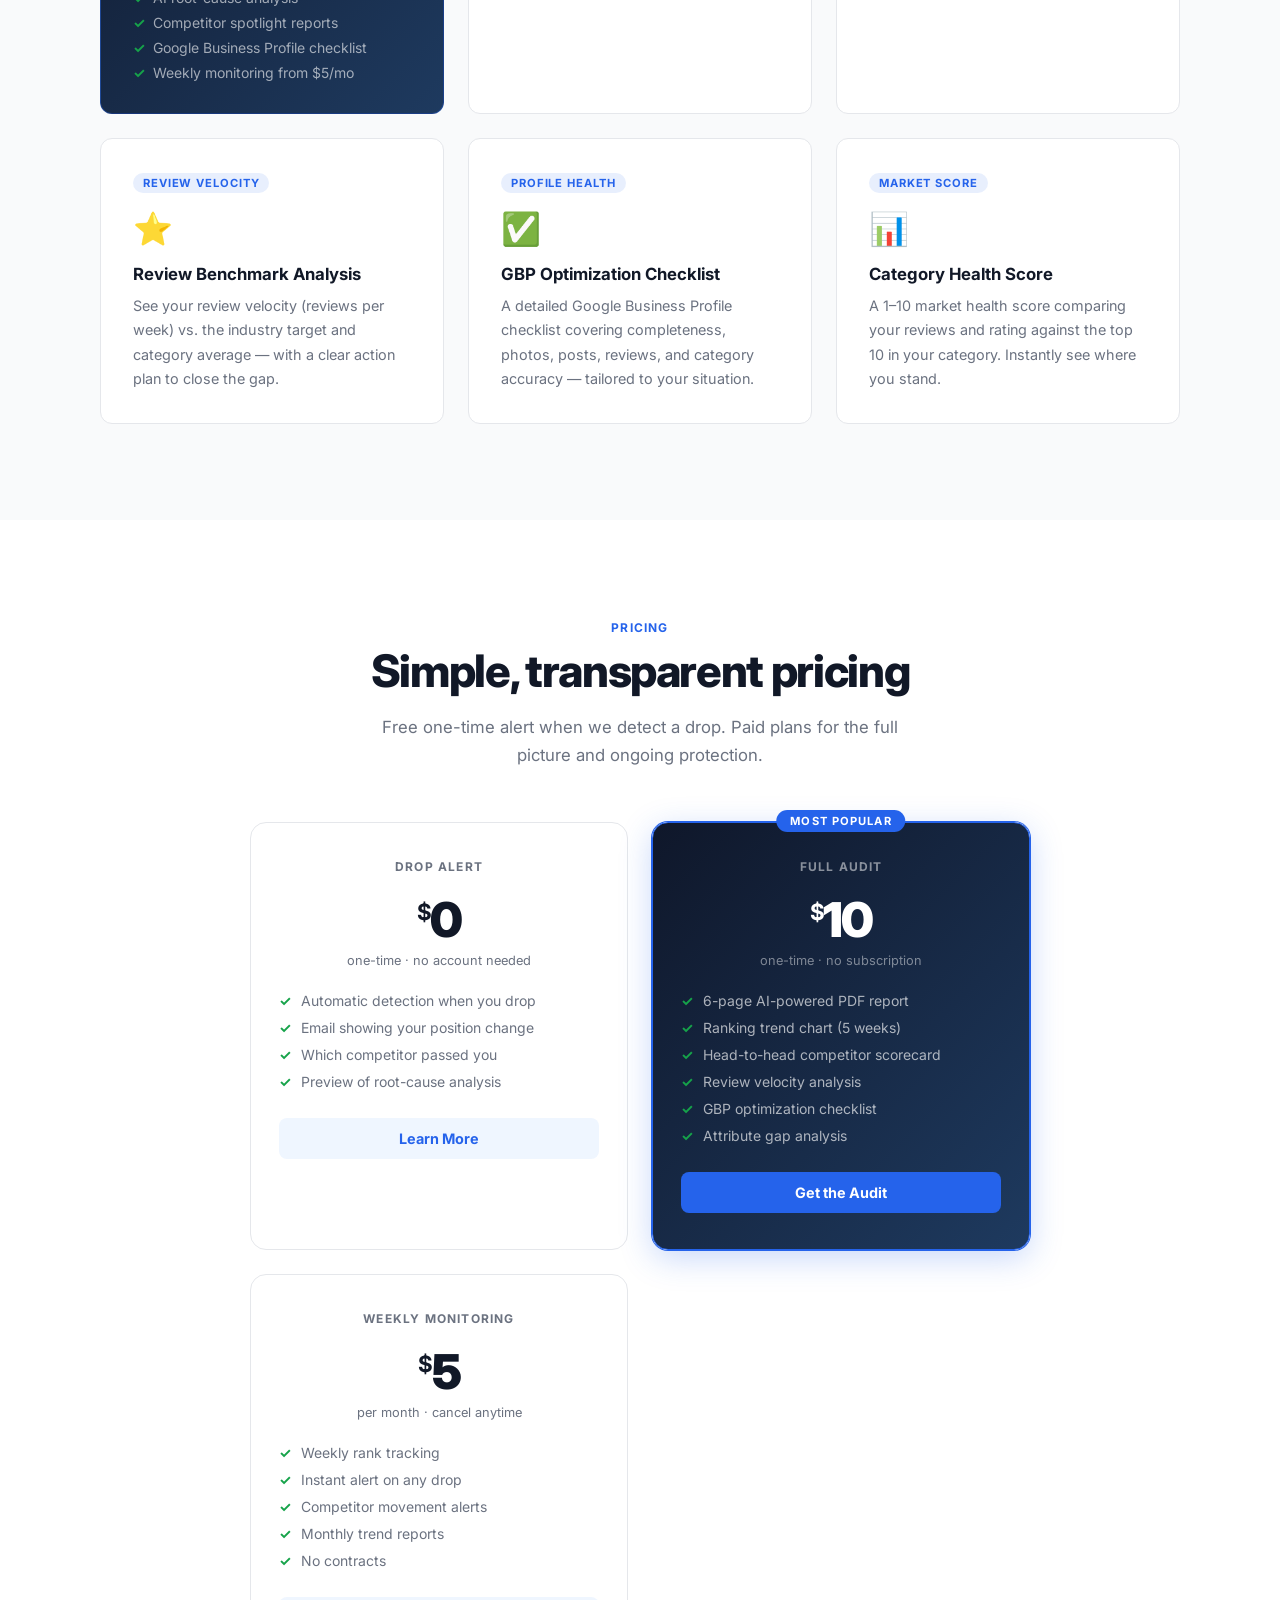
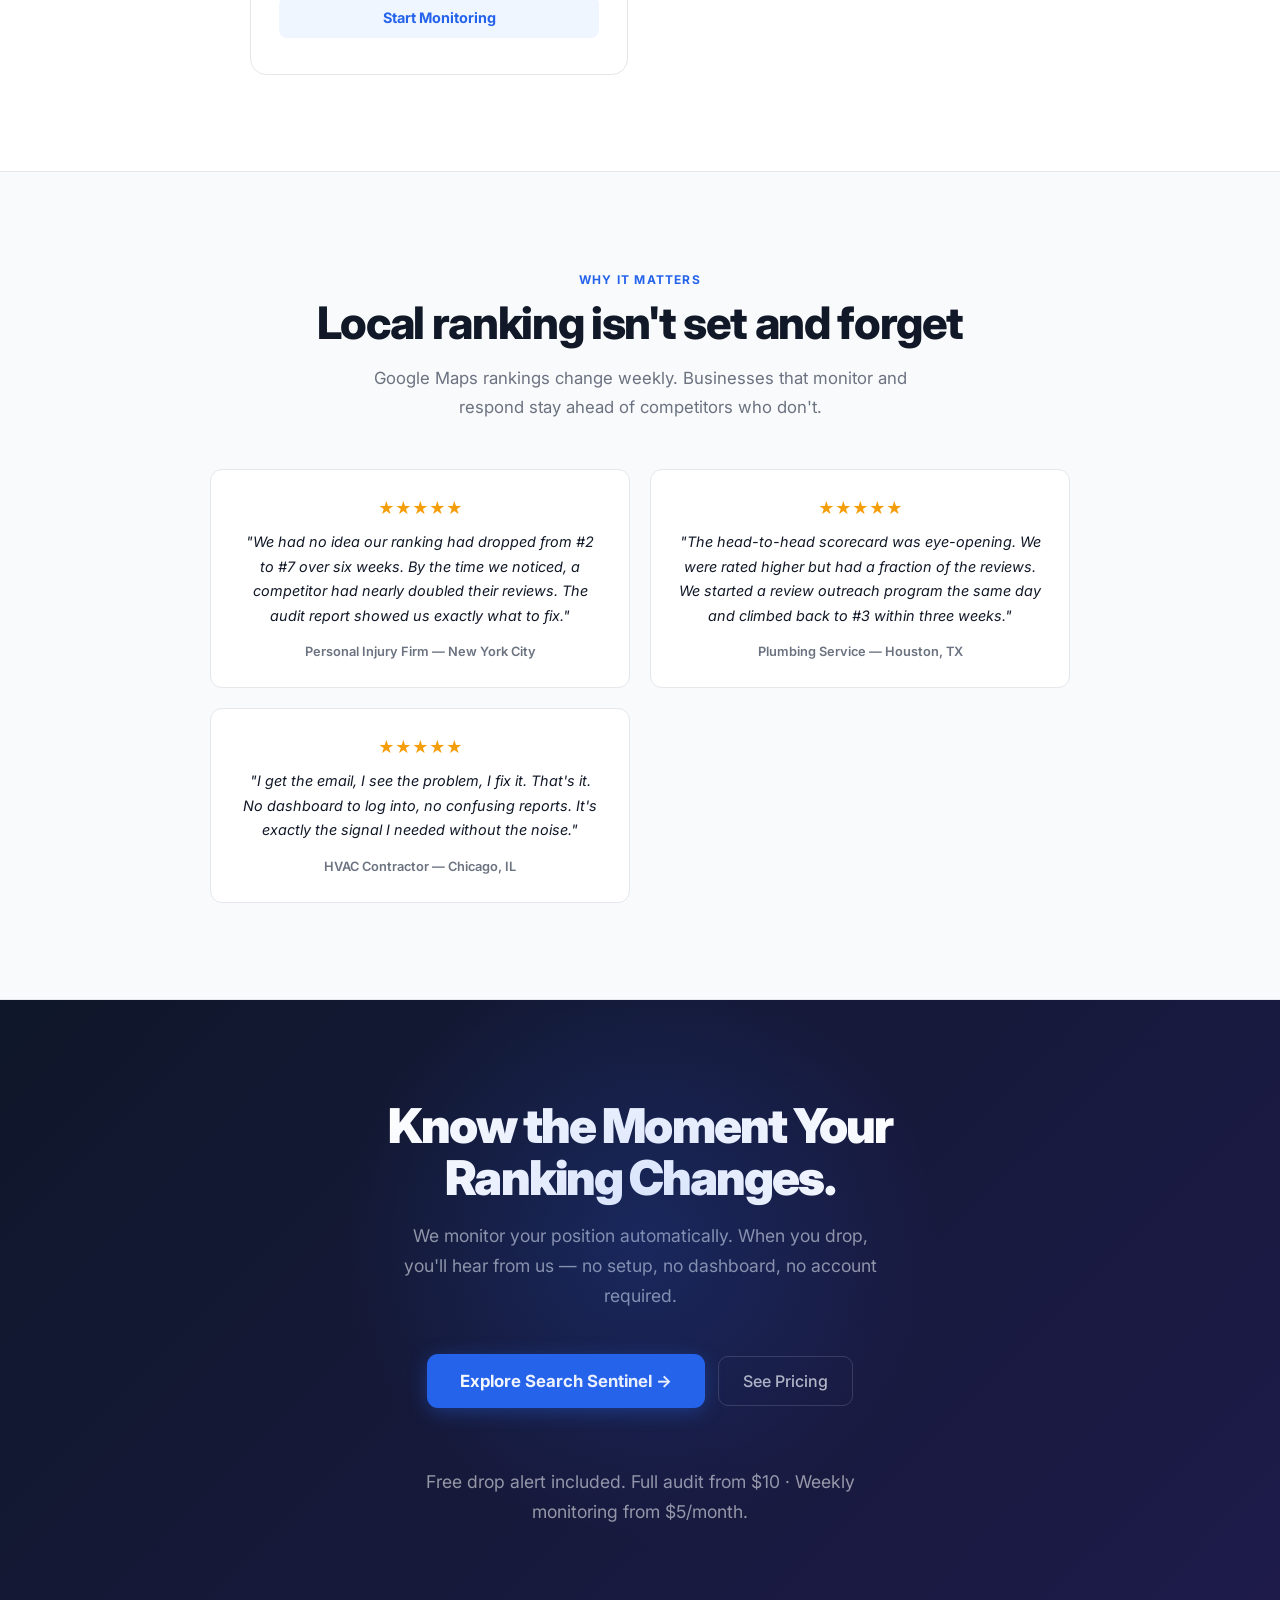
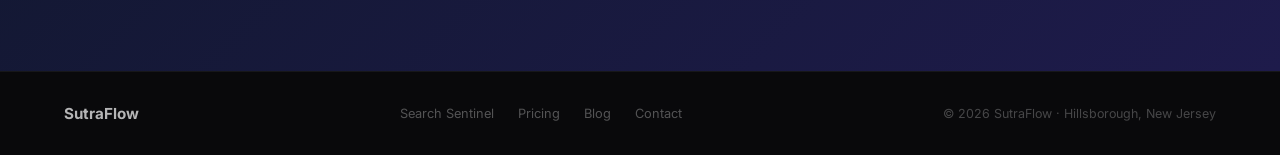
<file: business2_seo/hugo_site/static/index.html>
<!DOCTYPE html>
<html lang="en">
<head>
  <meta charset="UTF-8">
  <meta name="viewport" content="width=device-width, initial-scale=1.0">
  <title>SutraFlow — Automated Local SEO Intelligence</title>
  <meta name="description" content="Search Sentinel monitors your Google Maps ranking 24/7. Get instant alerts when your position drops, with AI-powered analysis and a recovery blueprint. From $10.">
  <link rel="canonical" href="https://sutraflow.org/">
  <meta property="og:title" content="SutraFlow — Automated Local SEO Intelligence">
  <meta property="og:description" content="Search Sentinel monitors your Google Maps ranking automatically. Instant drop alerts with AI-powered recovery blueprints for local businesses.">
  <meta property="og:url" content="https://sutraflow.org/">
  <meta property="og:type" content="website">
  <link rel="icon" href="/favicon.ico">
  <link rel="preconnect" href="https://fonts.googleapis.com">
  <link rel="preconnect" href="https://fonts.gstatic.com" crossorigin>
  <link href="https://fonts.googleapis.com/css2?family=Inter:wght@300;400;500;600;700;800;900&display=swap" rel="stylesheet">

  <style>
    *, *::before, *::after { box-sizing: border-box; margin: 0; padding: 0; }

    :root {
      --blue:       #2563eb;
      --blue-dark:  #1d4ed8;
      --blue-light: #eff6ff;
      --ink:        #0f172a;
      --text:       #111827;
      --muted:      #6b7280;
      --border:     #e5e7eb;
      --bg:         #ffffff;
      --bg-gray:    #f9fafb;
      --green:      #16a34a;
      --red:        #dc2626;
      --radius:     12px;
      --nav-h:      64px;
    }

    html { scroll-behavior: smooth; font-size: 16px; }
    body { font-family: 'Inter', -apple-system, sans-serif; color: var(--text); background: var(--bg); -webkit-font-smoothing: antialiased; overflow-x: hidden; }

    a { color: inherit; text-decoration: none; }

    /* ── NAV ──────────────────────────────────────────────────────────── */
    nav {
      position: fixed; top: 0; left: 0; right: 0; z-index: 100;
      height: var(--nav-h);
      display: flex; align-items: center; justify-content: space-between;
      padding: 0 5%;
      background: rgba(9, 9, 11, 0.92);
      backdrop-filter: blur(12px);
      border-bottom: 1px solid rgba(255,255,255,0.06);
      transition: background 0.2s;
    }
    .nav-logo {
      display: flex; align-items: center; gap: 10px;
      font-size: 1.1rem; font-weight: 700; color: #fff;
      letter-spacing: -0.02em;
    }
    .nav-logo svg { width: 28px; height: 28px; flex-shrink: 0; }
    .nav-links { display: flex; align-items: center; gap: 8px; }
    .nav-link {
      padding: 7px 14px; border-radius: 8px;
      font-size: 0.875rem; font-weight: 500; color: rgba(255,255,255,0.7);
      transition: color 0.15s, background 0.15s;
    }
    .nav-link:hover { color: #fff; background: rgba(255,255,255,0.07); }
    .nav-cta {
      padding: 8px 18px; border-radius: 8px;
      background: var(--blue); color: #fff;
      font-size: 0.875rem; font-weight: 600;
      transition: background 0.15s, transform 0.1s;
    }
    .nav-cta:hover { background: var(--blue-dark); transform: translateY(-1px); }

    /* ── HERO ─────────────────────────────────────────────────────────── */
    .hero {
      min-height: 100vh;
      display: flex; flex-direction: column; align-items: center; justify-content: center;
      text-align: center;
      padding: calc(var(--nav-h) + 60px) 5% 80px;
      background:
        radial-gradient(ellipse 80% 50% at 50% -10%, rgba(37,99,235,0.25) 0%, transparent 70%),
        linear-gradient(180deg, #09090b 0%, #09090b 60%, #0f172a 100%);
      position: relative; overflow: hidden;
    }
    .hero::after {
      content: '';
      position: absolute; inset: 0;
      background: url("data:image/svg+xml,%3Csvg xmlns='http://www.w3.org/2000/svg' width='60' height='60'%3E%3Cpath d='M0 60L60 0' stroke='rgba(255,255,255,0.02)' stroke-width='1'/%3E%3C/svg%3E");
      pointer-events: none;
    }

    .hero-eyebrow {
      display: inline-flex; align-items: center; gap: 8px;
      padding: 6px 14px; border-radius: 100px;
      background: rgba(37,99,235,0.15); border: 1px solid rgba(37,99,235,0.3);
      font-size: 0.8rem; font-weight: 600; color: #93c5fd;
      letter-spacing: 0.04em; text-transform: uppercase;
      margin-bottom: 28px;
    }
    .live-dot {
      width: 7px; height: 7px; border-radius: 50%; background: var(--green);
      animation: pulse 2s infinite;
    }
    @keyframes pulse {
      0%, 100% { opacity: 1; transform: scale(1); }
      50%       { opacity: 0.6; transform: scale(0.8); }
    }

    .hero h1 {
      font-size: clamp(2.8rem, 6vw, 5rem);
      font-weight: 900; line-height: 1.05; letter-spacing: -0.04em;
      color: #ffffff; max-width: 820px;
      margin-bottom: 24px;
    }
    .hero h1 .accent {
      background: linear-gradient(135deg, #60a5fa 0%, #2563eb 100%);
      -webkit-background-clip: text; -webkit-text-fill-color: transparent;
    }

    .hero-sub {
      font-size: clamp(1rem, 2vw, 1.2rem); line-height: 1.7;
      color: rgba(255,255,255,0.55); max-width: 560px;
      margin-bottom: 44px;
    }

    .hero-actions {
      display: flex; gap: 14px; align-items: center; justify-content: center;
      flex-wrap: wrap; margin-bottom: 60px;
    }
    .btn-primary {
      display: inline-flex; align-items: center; gap: 8px;
      padding: 14px 28px; border-radius: 10px;
      background: var(--blue); color: #fff;
      font-size: 1rem; font-weight: 700;
      box-shadow: 0 0 0 1px var(--blue), 0 4px 20px rgba(37,99,235,0.4);
      transition: background 0.15s, transform 0.1s, box-shadow 0.15s;
    }
    .btn-primary:hover { background: var(--blue-dark); transform: translateY(-2px); box-shadow: 0 0 0 1px var(--blue-dark), 0 8px 28px rgba(37,99,235,0.5); }
    .btn-secondary {
      display: inline-flex; align-items: center; gap: 8px;
      padding: 14px 24px; border-radius: 10px;
      background: transparent; color: rgba(255,255,255,0.7);
      border: 1px solid rgba(255,255,255,0.15);
      font-size: 1rem; font-weight: 500;
      transition: background 0.15s, color 0.15s, border-color 0.15s, transform 0.1s;
    }
    .btn-secondary:hover { background: rgba(255,255,255,0.06); color: #fff; border-color: rgba(255,255,255,0.3); transform: translateY(-1px); }

    /* stats strip */
    .stats-strip {
      display: flex; gap: 36px; align-items: center; justify-content: center;
      flex-wrap: wrap;
    }
    .stat-item { text-align: center; }
    .stat-val { font-size: 1.6rem; font-weight: 800; color: #fff; letter-spacing: -0.03em; }
    .stat-label { font-size: 0.75rem; font-weight: 500; color: rgba(255,255,255,0.35); text-transform: uppercase; letter-spacing: 0.08em; margin-top: 2px; }
    .stat-div { width: 1px; height: 36px; background: rgba(255,255,255,0.1); }

    /* ── FLOATING CARDS DECORATION ────────────────────────────────────── */
    .hero-visual {
      width: 100%; max-width: 640px; margin: 60px auto 0;
      position: relative;
    }
    .rank-card {
      background: rgba(255,255,255,0.04);
      border: 1px solid rgba(255,255,255,0.09);
      border-radius: 14px;
      padding: 18px 22px;
      backdrop-filter: blur(8px);
      display: flex; align-items: center; gap: 16px;
      text-align: left;
    }
    .rank-card-icon {
      width: 44px; height: 44px; border-radius: 10px;
      display: flex; align-items: center; justify-content: center;
      font-size: 1.3rem; flex-shrink: 0;
    }
    .rank-card-icon.red   { background: rgba(220,38,38,0.15); }
    .rank-card-icon.green { background: rgba(22,163,74,0.15); }
    .rank-card-icon.blue  { background: rgba(37,99,235,0.15); }
    .rank-card-label { font-size: 0.75rem; color: rgba(255,255,255,0.4); font-weight: 500; text-transform: uppercase; letter-spacing: 0.06em; }
    .rank-card-val   { font-size: 1.15rem; color: #fff; font-weight: 700; margin-top: 1px; }
    .rank-drop { color: #f87171; font-size: 0.8rem; font-weight: 600; margin-top: 2px; }
    .rank-cards {
      display: grid; grid-template-columns: 1fr 1fr 1fr; gap: 12px;
    }

    /* ── SECTION COMMONS ──────────────────────────────────────────────── */
    section { padding: 96px 5%; }
    .section-inner { max-width: 1080px; margin: 0 auto; }
    .section-label {
      display: inline-block;
      font-size: 0.75rem; font-weight: 700; color: var(--blue);
      text-transform: uppercase; letter-spacing: 0.1em;
      margin-bottom: 12px;
    }
    .section-title {
      font-size: clamp(1.8rem, 3.5vw, 2.8rem);
      font-weight: 800; letter-spacing: -0.03em; color: var(--text);
      line-height: 1.1; margin-bottom: 16px;
    }
    .section-sub {
      font-size: 1.05rem; color: var(--muted); line-height: 1.7;
      max-width: 540px;
    }

    /* ── PROBLEM SECTION ──────────────────────────────────────────────── */
    #problem { background: var(--bg-gray); border-top: 1px solid var(--border); border-bottom: 1px solid var(--border); }
    .problem-grid { display: grid; grid-template-columns: repeat(auto-fit, minmax(260px, 1fr)); gap: 24px; margin-top: 52px; }
    .problem-card {
      background: #fff; border: 1px solid var(--border); border-radius: var(--radius);
      padding: 28px; position: relative; overflow: hidden;
      transition: box-shadow 0.2s, transform 0.2s;
    }
    .problem-card:hover { box-shadow: 0 8px 32px rgba(0,0,0,0.08); transform: translateY(-2px); }
    .problem-card::before {
      content: ''; position: absolute; top: 0; left: 0; right: 0; height: 3px;
    }
    .problem-card.red::before   { background: var(--red); }
    .problem-card.amber::before { background: #f59e0b; }
    .problem-card.blue::before  { background: var(--blue); }
    .problem-icon { font-size: 1.8rem; margin-bottom: 14px; }
    .problem-card h3 { font-size: 1rem; font-weight: 700; color: var(--text); margin-bottom: 8px; }
    .problem-card p  { font-size: 0.9rem; color: var(--muted); line-height: 1.65; }

    /* ── HOW IT WORKS ─────────────────────────────────────────────────── */
    #how { background: #fff; }
    .steps { display: grid; grid-template-columns: repeat(auto-fit, minmax(220px, 1fr)); gap: 0; margin-top: 52px; position: relative; }
    .steps::before {
      content: ''; position: absolute; top: 32px; left: 10%; right: 10%; height: 2px;
      background: linear-gradient(90deg, var(--blue) 0%, rgba(37,99,235,0.1) 100%);
      z-index: 0;
    }
    .step { padding: 0 24px; text-align: center; position: relative; z-index: 1; }
    .step-num {
      width: 64px; height: 64px; border-radius: 50%;
      display: flex; align-items: center; justify-content: center;
      font-size: 1.3rem; font-weight: 800;
      margin: 0 auto 20px;
    }
    .step-num.s1 { background: #eff6ff; color: var(--blue); border: 2px solid #bfdbfe; }
    .step-num.s2 { background: #f0fdf4; color: #16a34a; border: 2px solid #86efac; }
    .step-num.s3 { background: #fef3c7; color: #d97706; border: 2px solid #fcd34d; }
    .step-num.s4 { background: var(--blue); color: #fff; border: 2px solid var(--blue); }
    .step h3 { font-size: 1rem; font-weight: 700; color: var(--text); margin-bottom: 8px; }
    .step p   { font-size: 0.875rem; color: var(--muted); line-height: 1.65; }

    /* ── PRODUCT FEATURES ─────────────────────────────────────────────── */
    #features { background: var(--bg-gray); }
    .features-grid { display: grid; grid-template-columns: repeat(auto-fit, minmax(300px, 1fr)); gap: 24px; margin-top: 52px; }
    .feature-card {
      background: #fff; border: 1px solid var(--border); border-radius: var(--radius);
      padding: 32px;
      transition: box-shadow 0.2s, transform 0.2s;
    }
    .feature-card:hover { box-shadow: 0 8px 40px rgba(0,0,0,0.08); transform: translateY(-3px); }
    .feature-card.featured {
      background: linear-gradient(135deg, #0f172a 0%, #1e3a5f 100%);
      border-color: rgba(37,99,235,0.4);
      color: #fff;
    }
    .feature-badge {
      display: inline-block; padding: 3px 10px; border-radius: 100px;
      background: rgba(37,99,235,0.1); color: var(--blue);
      font-size: 0.7rem; font-weight: 700; text-transform: uppercase; letter-spacing: 0.08em;
      margin-bottom: 16px;
    }
    .feature-card.featured .feature-badge { background: rgba(96,165,250,0.15); color: #93c5fd; }
    .feature-icon { font-size: 2rem; margin-bottom: 16px; }
    .feature-card h3 { font-size: 1.05rem; font-weight: 700; margin-bottom: 10px; }
    .feature-card.featured h3 { color: #fff; }
    .feature-card p  { font-size: 0.9rem; color: var(--muted); line-height: 1.7; }
    .feature-card.featured p { color: rgba(255,255,255,0.65); }
    .feature-list { list-style: none; margin-top: 16px; display: flex; flex-direction: column; gap: 8px; }
    .feature-list li { display: flex; align-items: flex-start; gap: 8px; font-size: 0.875rem; color: var(--muted); }
    .feature-card.featured .feature-list li { color: rgba(255,255,255,0.6); }
    .feature-list li::before { content: '✓'; color: var(--green); font-weight: 700; flex-shrink: 0; }

    /* ── PRICING ──────────────────────────────────────────────────────── */
    #pricing { background: #fff; }
    .pricing-grid { display: grid; grid-template-columns: repeat(auto-fit, minmax(260px, 1fr)); gap: 24px; margin-top: 52px; max-width: 780px; margin-left: auto; margin-right: auto; }
    .pricing-card {
      border: 1.5px solid var(--border); border-radius: 16px;
      padding: 36px 28px; text-align: center; position: relative;
      transition: transform 0.2s, box-shadow 0.2s;
    }
    .pricing-card:hover { transform: translateY(-4px); box-shadow: 0 16px 48px rgba(0,0,0,0.1); }
    .pricing-card.popular {
      background: linear-gradient(135deg, #0f172a 0%, #1e3a5f 100%);
      border-color: var(--blue);
      box-shadow: 0 0 0 1px var(--blue), 0 8px 32px rgba(37,99,235,0.25);
    }
    .pricing-badge {
      position: absolute; top: -13px; left: 50%; transform: translateX(-50%);
      padding: 4px 14px; border-radius: 100px;
      background: var(--blue); color: #fff;
      font-size: 0.7rem; font-weight: 700; text-transform: uppercase; letter-spacing: 0.1em;
      white-space: nowrap;
    }
    .pricing-name { font-size: 0.75rem; font-weight: 700; text-transform: uppercase; letter-spacing: 0.1em; color: var(--muted); margin-bottom: 16px; }
    .pricing-card.popular .pricing-name { color: rgba(255,255,255,0.5); }
    .pricing-amount { font-size: 3rem; font-weight: 900; letter-spacing: -0.04em; color: var(--text); }
    .pricing-amount sup { font-size: 1.4rem; font-weight: 700; vertical-align: super; }
    .pricing-card.popular .pricing-amount { color: #fff; }
    .pricing-period { font-size: 0.8rem; color: var(--muted); margin-top: 4px; margin-bottom: 24px; }
    .pricing-card.popular .pricing-period { color: rgba(255,255,255,0.45); }
    .pricing-features { list-style: none; text-align: left; display: flex; flex-direction: column; gap: 10px; margin-bottom: 28px; }
    .pricing-features li { display: flex; gap: 10px; font-size: 0.875rem; color: var(--muted); align-items: flex-start; }
    .pricing-card.popular .pricing-features li { color: rgba(255,255,255,0.65); }
    .pricing-features .check { color: var(--green); font-weight: 700; flex-shrink: 0; }
    .pricing-cta {
      display: block; width: 100%; padding: 12px; border-radius: 8px; border: none; cursor: pointer;
      font-size: 0.9rem; font-weight: 700;
      background: var(--blue-light); color: var(--blue);
      transition: background 0.15s;
    }
    .pricing-cta:hover { background: #dbeafe; }
    .pricing-card.popular .pricing-cta { background: var(--blue); color: #fff; }
    .pricing-card.popular .pricing-cta:hover { background: var(--blue-dark); }

    /* ── SOCIAL PROOF ─────────────────────────────────────────────────── */
    #proof { background: var(--bg-gray); border-top: 1px solid var(--border); border-bottom: 1px solid var(--border); }
    .proof-grid { display: grid; grid-template-columns: repeat(auto-fit, minmax(280px, 1fr)); gap: 20px; margin-top: 48px; }
    .proof-card {
      background: #fff; border: 1px solid var(--border); border-radius: var(--radius);
      padding: 28px;
    }
    .proof-stars { color: #f59e0b; font-size: 1rem; margin-bottom: 12px; }
    .proof-card p { font-size: 0.9rem; color: var(--text); line-height: 1.7; font-style: italic; margin-bottom: 16px; }
    .proof-author { font-size: 0.8rem; font-weight: 600; color: var(--muted); }

    /* ── CTA FOOTER ───────────────────────────────────────────────────── */
    .cta-section {
      background: linear-gradient(135deg, #0f172a 0%, #1e1b4b 100%);
      padding: 100px 5%;
      text-align: center; position: relative; overflow: hidden;
    }
    .cta-section::before {
      content: '';
      position: absolute; top: -60px; left: 50%; transform: translateX(-50%);
      width: 600px; height: 600px; border-radius: 50%;
      background: radial-gradient(circle, rgba(37,99,235,0.2) 0%, transparent 70%);
      pointer-events: none;
    }
    .cta-section h2 { font-size: clamp(2rem, 4vw, 3rem); font-weight: 900; color: #fff; letter-spacing: -0.04em; margin-bottom: 16px; line-height: 1.1; }
    .cta-section p  { font-size: 1.1rem; color: rgba(255,255,255,0.55); max-width: 480px; margin: 0 auto 44px; line-height: 1.7; }
    .cta-note { margin-top: 20px; font-size: 0.8rem; color: rgba(255,255,255,0.3); }

    /* ── FOOTER ───────────────────────────────────────────────────────── */
    footer {
      background: #09090b; padding: 32px 5%;
      display: flex; align-items: center; justify-content: space-between; flex-wrap: wrap; gap: 16px;
      border-top: 1px solid rgba(255,255,255,0.06);
    }
    .footer-logo { font-size: 0.95rem; font-weight: 700; color: rgba(255,255,255,0.7); }
    .footer-links { display: flex; gap: 24px; }
    .footer-links a { font-size: 0.8rem; color: rgba(255,255,255,0.3); transition: color 0.15s; }
    .footer-links a:hover { color: rgba(255,255,255,0.7); }
    .footer-copy { font-size: 0.78rem; color: rgba(255,255,255,0.25); }

    /* ── ALERT TICKER ─────────────────────────────────────────────────── */
    .alert-ticker {
      background: rgba(255,255,255,0.03); border: 1px solid rgba(255,255,255,0.08);
      border-radius: 10px; padding: 12px 20px;
      display: flex; align-items: center; gap: 14px;
      max-width: 540px; margin: 40px auto 0;
      text-align: left;
    }
    .ticker-icon { font-size: 1.3rem; flex-shrink: 0; }
    .ticker-text { font-size: 0.82rem; color: rgba(255,255,255,0.5); line-height: 1.5; }
    .ticker-text strong { color: rgba(255,255,255,0.85); font-weight: 600; }

    /* ── RESPONSIVE ───────────────────────────────────────────────────── */
    @media (max-width: 720px) {
      nav { padding: 0 20px; }
      .nav-link { display: none; }
      .hero h1 { font-size: 2.4rem; }
      .steps::before { display: none; }
      .steps { gap: 32px; }
      .rank-cards { grid-template-columns: 1fr; }
      footer { flex-direction: column; align-items: flex-start; }
    }
  </style>
</head>

<body>

<!-- ── NAVIGATION ────────────────────────────────────────────────────── -->
<nav>
  <a href="/" class="nav-logo">
    <svg viewBox="0 0 28 28" fill="none" xmlns="http://www.w3.org/2000/svg">
      <rect width="28" height="28" rx="7" fill="#2563eb"/>
      <path d="M7 20L12 14L16 17L21 8" stroke="white" stroke-width="2.2" stroke-linecap="round" stroke-linejoin="round"/>
      <circle cx="21" cy="8" r="2.5" fill="#60a5fa"/>
    </svg>
    SutraFlow
  </a>
  <div class="nav-links">
    <a href="/sentinel/" class="nav-link">Sentinel</a>
    <a href="/posts/" class="nav-link">Blog</a>
    <a href="mailto:sutrafloworg@gmail.com" class="nav-link">Contact</a>
    <a href="/sentinel/#pricing" class="nav-cta">View Plans →</a>
  </div>
</nav>


<!-- ── HERO ──────────────────────────────────────────────────────────── -->
<section class="hero">
  <div class="hero-eyebrow">
    <div class="live-dot"></div>
    Live Monitoring — 5 Cities · 5 Categories · 25 Searches/Week
  </div>

  <h1>Your Google Maps Ranking<br><span class="accent">Dropped. We Know Why.</span></h1>

  <p class="hero-sub">
    Search Sentinel scans Google Maps every week and alerts you the moment your local position falls — with an AI-powered breakdown of exactly why, and what to do next.
  </p>

  <div class="hero-actions">
    <a href="/sentinel/" class="btn-primary">
      See Search Sentinel →
    </a>
    <a href="#how" class="btn-secondary">
      How it works
    </a>
  </div>

  <!-- Floating rank cards -->
  <div class="hero-visual">
    <div class="rank-cards">
      <div class="rank-card">
        <div class="rank-card-icon red">📉</div>
        <div>
          <div class="rank-card-label">Rank Change</div>
          <div class="rank-card-val">#3 → #6</div>
          <div class="rank-drop">↓ 3 positions this week</div>
        </div>
      </div>
      <div class="rank-card">
        <div class="rank-card-icon blue">🔍</div>
        <div>
          <div class="rank-card-label">Alert Sent</div>
          <div class="rank-card-val">Instant Email</div>
          <div class="rank-drop" style="color:#93c5fd">No signup needed</div>
        </div>
      </div>
      <div class="rank-card">
        <div class="rank-card-icon green">📋</div>
        <div>
          <div class="rank-card-label">Audit Report</div>
          <div class="rank-card-val">AI Recovery Plan</div>
          <div class="rank-drop" style="color:#86efac">From $10 one-time</div>
        </div>
      </div>
    </div>

    <div class="alert-ticker">
      <div class="ticker-icon">⚡</div>
      <div class="ticker-text">
        <strong>Cellino Law Injury Attorneys</strong> dropped from #3 to #6 in New York City —
        alert sent automatically, no account required.
      </div>
    </div>
  </div>

  <!-- Stats -->
  <div class="stats-strip" style="margin-top: 64px">
    <div class="stat-item"><div class="stat-val">25</div><div class="stat-label">Searches / Week</div></div>
    <div class="stat-div"></div>
    <div class="stat-item"><div class="stat-val">5</div><div class="stat-label">Cities Monitored</div></div>
    <div class="stat-div"></div>
    <div class="stat-item"><div class="stat-val">5</div><div class="stat-label">Categories</div></div>
    <div class="stat-div"></div>
    <div class="stat-item"><div class="stat-val">$10</div><div class="stat-label">Full Audit Report</div></div>
  </div>
</section>


<!-- ── PROBLEM SECTION ────────────────────────────────────────────────── -->
<section id="problem">
  <div class="section-inner text-center" style="text-align:center">
    <div class="section-label">The Problem</div>
    <h2 class="section-title">Most businesses discover<br>ranking drops <em>by accident.</em></h2>
    <p class="section-sub" style="margin: 0 auto 52px">By the time you notice, a competitor has already taken your spot — and your calls have dried up.</p>

    <div class="problem-grid">
      <div class="problem-card red">
        <div class="problem-icon">📵</div>
        <h3>Invisible to 90% of searchers</h3>
        <p>Positions 4 and below are below the fold on mobile. 90% of Google Maps clicks go to the top 3 results. Every week outside the pack costs you real leads.</p>
      </div>
      <div class="problem-card amber">
        <div class="problem-icon">⏱️</div>
        <h3>You find out weeks later</h3>
        <p>Rank tracking tools require accounts, dashboards, and manual checks. Most businesses only notice a problem when their phones go quiet.</p>
      </div>
      <div class="problem-card blue">
        <div class="problem-icon">🤷</div>
        <h3>No one tells you why</h3>
        <p>Even when you know your rank dropped, understanding the cause — review velocity, competitor momentum, profile gaps — requires an expensive SEO consultant.</p>
      </div>
    </div>
  </div>
</section>


<!-- ── HOW IT WORKS ───────────────────────────────────────────────────── -->
<section id="how">
  <div class="section-inner text-center" style="text-align:center">
    <div class="section-label">How Search Sentinel Works</div>
    <h2 class="section-title">Automatic. Intelligent. No setup required.</h2>
    <p class="section-sub" style="margin: 0 auto">We monitor Google Maps so you don't have to. Here's what happens every week.</p>

    <div class="steps">
      <div class="step">
        <div class="step-num s1">📡</div>
        <h3>Weekly Scan</h3>
        <p>Every week we run 25 Google Maps searches across 5 cities and 5 categories, recording every business in the local pack.</p>
      </div>
      <div class="step">
        <div class="step-num s2">🔎</div>
        <h3>Drop Detected</h3>
        <p>Our system compares this week's ranks to last week's. Any business that dropped a position triggers an alert.</p>
      </div>
      <div class="step">
        <div class="step-num s3">📧</div>
        <h3>Free Alert Email</h3>
        <p>We find the business's contact email and send a free alert — your rank, who passed you, and a preview of the analysis. No account needed.</p>
      </div>
      <div class="step">
        <div class="step-num s4">📈</div>
        <h3>Full Audit Available</h3>
        <p>Unlock a 6-page AI report with trend charts, competitor breakdown, and a step-by-step recovery plan for $10. Or monitor weekly for $5/month.</p>
      </div>
    </div>
  </div>
</section>


<!-- ── PRODUCT FEATURES ───────────────────────────────────────────────── -->
<section id="features">
  <div class="section-inner">
    <div style="text-align:center; margin-bottom:52px">
      <div class="section-label">What You Get</div>
      <h2 class="section-title">Everything your business needs to<br>stay visible on Google Maps</h2>
    </div>

    <div class="features-grid">
      <div class="feature-card featured">
        <div class="feature-badge">⭐ Core Product</div>
        <div class="feature-icon">🗺️</div>
        <h3>Search Sentinel</h3>
        <p>Automated Google Maps rank monitoring with instant drop alerts, AI-powered analysis, and competitor intelligence. No dashboard. No setup.</p>
        <ul class="feature-list">
          <li>Proactive alerts — we find you</li>
          <li>AI root-cause analysis</li>
          <li>Competitor spotlight reports</li>
          <li>Google Business Profile checklist</li>
          <li>Weekly monitoring from $5/mo</li>
        </ul>
      </div>

      <div class="feature-card">
        <div class="feature-badge">Ranking Trend</div>
        <div class="feature-icon">📉</div>
        <h3>5-Week Rank History</h3>
        <p>Visual chart of your position week by week — so you can see whether you're in sustained decline, recovering, or volatile.</p>
      </div>

      <div class="feature-card">
        <div class="feature-badge">Competitor Intel</div>
        <div class="feature-icon">🆚</div>
        <h3>Head-to-Head Scorecard</h3>
        <p>Compare your rank, star rating, and recent review gains directly against the competitor who just passed you — side by side.</p>
      </div>

      <div class="feature-card">
        <div class="feature-badge">Review Velocity</div>
        <div class="feature-icon">⭐</div>
        <h3>Review Benchmark Analysis</h3>
        <p>See your review velocity (reviews per week) vs. the industry target and category average — with a clear action plan to close the gap.</p>
      </div>

      <div class="feature-card">
        <div class="feature-badge">Profile Health</div>
        <div class="feature-icon">✅</div>
        <h3>GBP Optimization Checklist</h3>
        <p>A detailed Google Business Profile checklist covering completeness, photos, posts, reviews, and category accuracy — tailored to your situation.</p>
      </div>

      <div class="feature-card">
        <div class="feature-badge">Market Score</div>
        <div class="feature-icon">📊</div>
        <h3>Category Health Score</h3>
        <p>A 1–10 market health score comparing your reviews and rating against the top 10 in your category. Instantly see where you stand.</p>
      </div>
    </div>
  </div>
</section>


<!-- ── PRICING ────────────────────────────────────────────────────────── -->
<section id="pricing">
  <div class="section-inner" style="text-align:center">
    <div class="section-label">Pricing</div>
    <h2 class="section-title">Simple, transparent pricing</h2>
    <p class="section-sub" style="margin: 0 auto 52px">Free one-time alert when we detect a drop. Paid plans for the full picture and ongoing protection.</p>

    <div class="pricing-grid">
      <div class="pricing-card">
        <div class="pricing-name">Drop Alert</div>
        <div class="pricing-amount"><sup>$</sup>0</div>
        <div class="pricing-period">one-time · no account needed</div>
        <ul class="pricing-features">
          <li><span class="check">✓</span> Automatic detection when you drop</li>
          <li><span class="check">✓</span> Email showing your position change</li>
          <li><span class="check">✓</span> Which competitor passed you</li>
          <li><span class="check">✓</span> Preview of root-cause analysis</li>
        </ul>
        <a href="/sentinel/" class="pricing-cta">Learn More</a>
      </div>

      <div class="pricing-card popular">
        <div class="pricing-badge">Most Popular</div>
        <div class="pricing-name">Full Audit</div>
        <div class="pricing-amount"><sup>$</sup>10</div>
        <div class="pricing-period">one-time · no subscription</div>
        <ul class="pricing-features">
          <li><span class="check">✓</span> 6-page AI-powered PDF report</li>
          <li><span class="check">✓</span> Ranking trend chart (5 weeks)</li>
          <li><span class="check">✓</span> Head-to-head competitor scorecard</li>
          <li><span class="check">✓</span> Review velocity analysis</li>
          <li><span class="check">✓</span> GBP optimization checklist</li>
          <li><span class="check">✓</span> Attribute gap analysis</li>
        </ul>
        <a href="/sentinel/#pricing" class="pricing-cta">Get the Audit</a>
      </div>

      <div class="pricing-card">
        <div class="pricing-name">Weekly Monitoring</div>
        <div class="pricing-amount"><sup>$</sup>5</div>
        <div class="pricing-period">per month · cancel anytime</div>
        <ul class="pricing-features">
          <li><span class="check">✓</span> Weekly rank tracking</li>
          <li><span class="check">✓</span> Instant alert on any drop</li>
          <li><span class="check">✓</span> Competitor movement alerts</li>
          <li><span class="check">✓</span> Monthly trend reports</li>
          <li><span class="check">✓</span> No contracts</li>
        </ul>
        <a href="/sentinel/#pricing" class="pricing-cta">Start Monitoring</a>
      </div>
    </div>
  </div>
</section>


<!-- ── SOCIAL PROOF ───────────────────────────────────────────────────── -->
<section id="proof">
  <div class="section-inner" style="text-align:center">
    <div class="section-label">Why It Matters</div>
    <h2 class="section-title">Local ranking isn't set and forget</h2>
    <p class="section-sub" style="margin: 0 auto">Google Maps rankings change weekly. Businesses that monitor and respond stay ahead of competitors who don't.</p>

    <div class="proof-grid" style="margin-top:48px; max-width:860px; margin-left:auto; margin-right:auto">
      <div class="proof-card">
        <div class="proof-stars">★★★★★</div>
        <p>"We had no idea our ranking had dropped from #2 to #7 over six weeks. By the time we noticed, a competitor had nearly doubled their reviews. The audit report showed us exactly what to fix."</p>
        <div class="proof-author">Personal Injury Firm — New York City</div>
      </div>
      <div class="proof-card">
        <div class="proof-stars">★★★★★</div>
        <p>"The head-to-head scorecard was eye-opening. We were rated higher but had a fraction of the reviews. We started a review outreach program the same day and climbed back to #3 within three weeks."</p>
        <div class="proof-author">Plumbing Service — Houston, TX</div>
      </div>
      <div class="proof-card">
        <div class="proof-stars">★★★★★</div>
        <p>"I get the email, I see the problem, I fix it. That's it. No dashboard to log into, no confusing reports. It's exactly the signal I needed without the noise."</p>
        <div class="proof-author">HVAC Contractor — Chicago, IL</div>
      </div>
    </div>
  </div>
</section>


<!-- ── CTA ────────────────────────────────────────────────────────────── -->
<div class="cta-section">
  <h2>Know the Moment Your<br>Ranking Changes.</h2>
  <p>We monitor your position automatically. When you drop, you'll hear from us — no setup, no dashboard, no account required.</p>
  <div class="hero-actions" style="justify-content:center">
    <a href="/sentinel/" class="btn-primary" style="font-size:1.05rem; padding:16px 32px">
      Explore Search Sentinel →
    </a>
    <a href="/sentinel/#pricing" class="btn-secondary">
      See Pricing
    </a>
  </div>
  <p class="cta-note">Free drop alert included. Full audit from $10 · Weekly monitoring from $5/month.</p>
</div>


<!-- ── FOOTER ─────────────────────────────────────────────────────────── -->
<footer>
  <div class="footer-logo">SutraFlow</div>
  <div class="footer-links">
    <a href="/sentinel/">Search Sentinel</a>
    <a href="/sentinel/#pricing">Pricing</a>
    <a href="/posts/">Blog</a>
    <a href="mailto:sutrafloworg@gmail.com">Contact</a>
  </div>
  <div class="footer-copy">© 2026 SutraFlow · Hillsborough, New Jersey</div>
</footer>

</body>
</html>
</file>
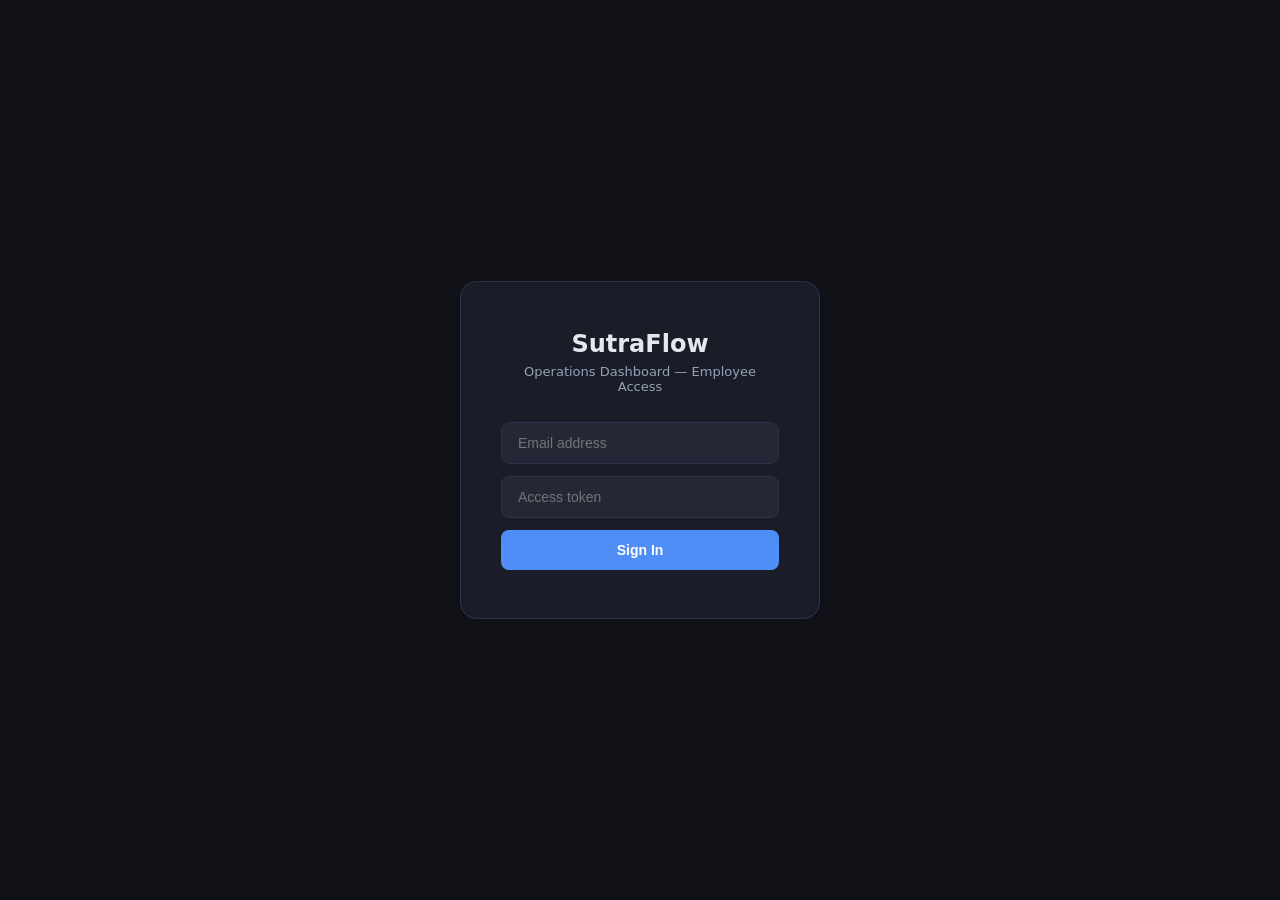
<file: business2_seo/hugo_site/static/admin/index.html>
<!DOCTYPE html>
<html lang="en">
<head>
<meta charset="UTF-8">
<meta name="viewport" content="width=device-width, initial-scale=1.0">
<title>SutraFlow — Operations Dashboard</title>
<style>
  :root {
    --bg: #0f1117;
    --surface: #1a1d27;
    --surface2: #242736;
    --border: #2e3149;
    --accent: #4f8ef7;
    --accent2: #7c5cf7;
    --green: #22c55e;
    --red: #ef4444;
    --orange: #f59e0b;
    --text: #e2e8f0;
    --muted: #94a3b8;
    --small: #64748b;
  }
  * { box-sizing: border-box; margin: 0; padding: 0; }
  body { background: var(--bg); color: var(--text); font-family: 'Inter', -apple-system, system-ui, sans-serif; font-size: 14px; min-height: 100vh; }

  /* Login */
  #login-screen {
    display: flex; align-items: center; justify-content: center;
    min-height: 100vh; background: var(--bg);
  }
  .login-card {
    background: var(--surface); border: 1px solid var(--border);
    border-radius: 16px; padding: 48px 40px; width: 360px; text-align: center;
  }
  .login-card h1 { font-size: 1.5rem; font-weight: 700; margin-bottom: 6px; }
  .login-card p { color: var(--muted); font-size: 13px; margin-bottom: 28px; }
  .login-card input {
    width: 100%; padding: 12px 16px; background: var(--surface2);
    border: 1px solid var(--border); border-radius: 8px; color: var(--text);
    font-size: 14px; margin-bottom: 12px; outline: none;
    transition: border-color 0.2s;
  }
  .login-card input:focus { border-color: var(--accent); }
  .login-card button {
    width: 100%; padding: 12px; background: var(--accent); border: none;
    border-radius: 8px; color: white; font-size: 14px; font-weight: 600;
    cursor: pointer; transition: opacity 0.2s;
  }
  .login-card button:hover { opacity: 0.88; }
  .login-error { color: var(--red); font-size: 12px; margin-top: 10px; display: none; }

  /* Dashboard */
  #dashboard { display: none; }
  .topbar {
    background: var(--surface); border-bottom: 1px solid var(--border);
    padding: 0 24px; height: 56px; display: flex; align-items: center;
    justify-content: space-between; position: sticky; top: 0; z-index: 100;
  }
  .topbar-left { display: flex; align-items: center; gap: 14px; }
  .topbar-logo { font-size: 1.05rem; font-weight: 700; letter-spacing: -0.02em; }
  .topbar-logo span { color: var(--accent); }
  .topbar-badge {
    font-size: 11px; padding: 3px 8px; border-radius: 99px;
    background: rgba(79,142,247,0.15); color: var(--accent); font-weight: 600;
  }
  .topbar-right { display: flex; align-items: center; gap: 16px; }
  .refresh-time { color: var(--small); font-size: 12px; }
  #refresh-btn {
    padding: 7px 14px; background: var(--surface2); border: 1px solid var(--border);
    border-radius: 8px; color: var(--text); cursor: pointer; font-size: 13px;
    transition: border-color 0.2s;
  }
  #refresh-btn:hover { border-color: var(--accent); color: var(--accent); }
  #logout-btn {
    padding: 7px 14px; background: transparent; border: 1px solid var(--border);
    border-radius: 8px; color: var(--muted); cursor: pointer; font-size: 13px;
  }
  #logout-btn:hover { border-color: var(--red); color: var(--red); }

  .main { padding: 24px; max-width: 1400px; margin: 0 auto; }

  /* Status bar */
  .status-bar {
    display: grid; grid-template-columns: repeat(auto-fit, minmax(200px, 1fr));
    gap: 14px; margin-bottom: 24px;
  }
  .status-card {
    background: var(--surface); border: 1px solid var(--border);
    border-radius: 12px; padding: 18px 20px;
    display: flex; align-items: center; gap: 14px;
  }
  .status-dot {
    width: 10px; height: 10px; border-radius: 50%; flex-shrink: 0;
  }
  .dot-green { background: var(--green); box-shadow: 0 0 8px rgba(34,197,94,0.5); }
  .dot-red { background: var(--red); box-shadow: 0 0 8px rgba(239,68,68,0.5); }
  .dot-orange { background: var(--orange); box-shadow: 0 0 8px rgba(245,158,11,0.5); }
  .dot-gray { background: var(--small); }
  .status-info .label { color: var(--muted); font-size: 11px; text-transform: uppercase; letter-spacing: 0.04em; }
  .status-info .value { font-size: 15px; font-weight: 600; margin-top: 2px; }

  /* Grid layout */
  .grid { display: grid; grid-template-columns: 1fr 1fr; gap: 20px; margin-bottom: 20px; }
  .grid-3 { display: grid; grid-template-columns: 1fr 1fr 1fr; gap: 20px; margin-bottom: 20px; }
  @media (max-width: 900px) { .grid, .grid-3 { grid-template-columns: 1fr; } }

  /* Panels */
  .panel {
    background: var(--surface); border: 1px solid var(--border);
    border-radius: 12px; overflow: hidden;
  }
  .panel-header {
    padding: 16px 20px 14px; border-bottom: 1px solid var(--border);
    display: flex; align-items: center; justify-content: space-between;
  }
  .panel-title { font-size: 13px; font-weight: 600; text-transform: uppercase; letter-spacing: 0.06em; color: var(--muted); }
  .panel-body { padding: 16px 20px; }

  /* Workflow rows */
  .workflow-row {
    display: flex; align-items: center; justify-content: space-between;
    padding: 10px 0; border-bottom: 1px solid var(--border);
  }
  .workflow-row:last-child { border-bottom: none; }
  .workflow-name { font-weight: 500; font-size: 13px; }
  .workflow-meta { color: var(--small); font-size: 12px; margin-top: 2px; }
  .workflow-right { text-align: right; }
  .workflow-duration { color: var(--small); font-size: 11px; margin-top: 2px; }

  .badge {
    display: inline-flex; align-items: center; gap: 5px;
    padding: 3px 10px; border-radius: 99px; font-size: 11px; font-weight: 600;
  }
  .badge-green { background: rgba(34,197,94,0.12); color: var(--green); }
  .badge-red { background: rgba(239,68,68,0.12); color: var(--red); }
  .badge-orange { background: rgba(245,158,11,0.12); color: var(--orange); }
  .badge-blue { background: rgba(79,142,247,0.12); color: var(--accent); }
  .badge-gray { background: rgba(100,116,139,0.15); color: var(--muted); }

  /* Metric cards */
  .metric-row { display: grid; grid-template-columns: repeat(3, 1fr); gap: 12px; }
  .metric-mini {
    background: var(--surface2); border-radius: 10px; padding: 14px 16px;
  }
  .metric-mini .m-label { color: var(--small); font-size: 11px; text-transform: uppercase; letter-spacing: 0.04em; }
  .metric-mini .m-value { font-size: 22px; font-weight: 700; margin-top: 4px; }
  .metric-mini .m-sub { color: var(--muted); font-size: 11px; margin-top: 3px; }

  /* Customers table */
  .customer-table { width: 100%; border-collapse: collapse; }
  .customer-table th {
    text-align: left; font-size: 11px; text-transform: uppercase; letter-spacing: 0.05em;
    color: var(--small); padding: 8px 12px; border-bottom: 1px solid var(--border);
  }
  .customer-table td { padding: 10px 12px; font-size: 13px; border-bottom: 1px solid rgba(46,49,73,0.5); }
  .customer-table tr:last-child td { border-bottom: none; }
  .customer-table tr:hover td { background: rgba(255,255,255,0.02); }

  /* Scan heatmap */
  .scan-grid { display: grid; grid-template-columns: repeat(5, 1fr); gap: 4px; margin-top: 10px; }
  .scan-cell {
    aspect-ratio: 1; border-radius: 4px; display: flex; align-items: center;
    justify-content: center; font-size: 11px; font-weight: 700; cursor: default;
  }
  .cell-1, .cell-2, .cell-3 { background: rgba(34,197,94,0.25); color: var(--green); }
  .cell-4, .cell-5, .cell-6 { background: rgba(245,158,11,0.2); color: var(--orange); }
  .cell-7plus { background: rgba(239,68,68,0.2); color: var(--red); }
  .cell-na { background: var(--surface2); color: var(--small); font-size: 9px; }

  /* Alert feed */
  .alert-item {
    padding: 12px 0; border-bottom: 1px solid var(--border);
    display: flex; align-items: flex-start; gap: 12px;
  }
  .alert-item:last-child { border-bottom: none; }
  .alert-icon { font-size: 16px; flex-shrink: 0; margin-top: 1px; }
  .alert-biz { font-weight: 600; font-size: 13px; }
  .alert-detail { color: var(--muted); font-size: 12px; margin-top: 2px; }
  .alert-time { color: var(--small); font-size: 11px; margin-top: 4px; }

  /* Budget bars */
  .budget-row { margin-bottom: 14px; }
  .budget-labels { display: flex; justify-content: space-between; font-size: 12px; margin-bottom: 5px; }
  .budget-bar { height: 8px; background: var(--surface2); border-radius: 4px; overflow: hidden; }
  .budget-fill { height: 100%; border-radius: 4px; transition: width 0.6s ease; }
  .fill-green { background: var(--green); }
  .fill-orange { background: var(--orange); }
  .fill-red { background: var(--red); }

  /* Loader */
  .loading-spinner {
    display: inline-block; width: 16px; height: 16px;
    border: 2px solid var(--border); border-top-color: var(--accent);
    border-radius: 50%; animation: spin 0.7s linear infinite;
  }
  @keyframes spin { to { transform: rotate(360deg); } }

  .full-col { grid-column: 1 / -1; }
  .text-green { color: var(--green); }
  .text-red { color: var(--red); }
  .text-orange { color: var(--orange); }
  .text-muted { color: var(--muted); }
  .section-label { font-size: 11px; text-transform: uppercase; letter-spacing: 0.07em; color: var(--small); margin-bottom: 14px; font-weight: 600; }
</style>
</head>
<body>

<!-- LOGIN SCREEN -->
<div id="login-screen">
  <div class="login-card">
    <h1>SutraFlow</h1>
    <p>Operations Dashboard &mdash; Employee Access</p>
    <input type="email" id="login-email" placeholder="Email address" autocomplete="email" />
    <input type="password" id="login-token" placeholder="Access token" autocomplete="current-password" />
    <button onclick="attemptLogin()">Sign In</button>
    <div class="login-error" id="login-error">Invalid credentials.</div>
  </div>
</div>

<!-- DASHBOARD -->
<div id="dashboard">
  <div class="topbar">
    <div class="topbar-left">
      <div class="topbar-logo">Sutra<span>Flow</span></div>
      <div class="topbar-badge">Operations</div>
    </div>
    <div class="topbar-right">
      <div class="refresh-time" id="last-refreshed">Loading...</div>
      <button id="refresh-btn" onclick="loadAll()">&#8635; Refresh</button>
      <button id="logout-btn" onclick="logout()">Sign Out</button>
    </div>
  </div>

  <div class="main">

    <!-- STATUS BAR -->
    <div class="status-bar" id="status-bar">
      <div class="status-card">
        <div class="status-dot dot-gray" id="dot-site"></div>
        <div class="status-info">
          <div class="label">Website</div>
          <div class="value" id="val-site">Checking...</div>
        </div>
      </div>
      <div class="status-card">
        <div class="status-dot dot-gray" id="dot-vps"></div>
        <div class="status-info">
          <div class="label">Webhook VPS</div>
          <div class="value" id="val-vps">Checking...</div>
        </div>
      </div>
      <div class="status-card">
        <div class="status-dot dot-gray" id="dot-deploy"></div>
        <div class="status-info">
          <div class="label">Last Deploy</div>
          <div class="value" id="val-deploy">Loading...</div>
        </div>
      </div>
      <div class="status-card">
        <div class="status-dot dot-gray" id="dot-customers"></div>
        <div class="status-info">
          <div class="label">Active Customers</div>
          <div class="value" id="val-customers">--</div>
        </div>
      </div>
      <div class="status-card">
        <div class="status-dot dot-gray" id="dot-scans"></div>
        <div class="status-info">
          <div class="label">Last Scan</div>
          <div class="value" id="val-scans">Loading...</div>
        </div>
      </div>
    </div>

    <!-- GITHUB WORKFLOWS -->
    <div class="panel" style="margin-bottom: 20px;">
      <div class="panel-header">
        <div class="panel-title">GitHub Actions &mdash; Recent Workflow Runs</div>
        <a href="https://github.com/sutrafloworg/zero-touch-business/actions" target="_blank" style="color: var(--accent); font-size: 12px; text-decoration: none;">View all &rarr;</a>
      </div>
      <div class="panel-body" id="workflows-panel">
        <div style="color: var(--muted); font-size: 13px;">Loading workflow data...</div>
      </div>
    </div>

    <div class="grid">
      <!-- CUSTOMERS -->
      <div class="panel">
        <div class="panel-header">
          <div class="panel-title">Customers</div>
          <div id="customer-badge" class="badge badge-blue">--</div>
        </div>
        <div class="panel-body" id="customers-panel">
          <div style="color: var(--muted); font-size: 13px;">Loading...</div>
        </div>
      </div>

      <!-- RECENT ALERTS -->
      <div class="panel">
        <div class="panel-header">
          <div class="panel-title">Recent Rank Alerts</div>
          <span class="badge badge-gray" id="alert-count">--</span>
        </div>
        <div class="panel-body" id="alerts-panel">
          <div style="color: var(--muted); font-size: 13px;">Loading...</div>
        </div>
      </div>
    </div>

    <div class="grid">
      <!-- API BUDGET -->
      <div class="panel">
        <div class="panel-header">
          <div class="panel-title">API Search Budget &mdash; <span id="budget-month">Current Month</span></div>
        </div>
        <div class="panel-body" id="budget-panel">
          <div style="color: var(--muted); font-size: 13px;">Loading...</div>
        </div>
      </div>

      <!-- SEARCH SENTINEL PIPELINE STATS (replaces geo-scan placeholder) -->
      <div class="panel">
        <div class="panel-header">
          <div class="panel-title">Search Sentinel Pipeline</div>
          <span class="badge badge-gray" id="sentinel-status-badge">--</span>
        </div>
        <div class="panel-body" id="sentinel-panel">
          <div style="color: var(--muted); font-size: 13px;">Loading...</div>
        </div>
      </div>
    </div>

    <!-- CONVERSION FUNNEL -->
    <div class="panel" style="margin-bottom: 20px;">
      <div class="panel-header">
        <div class="panel-title">Conversion Funnel &mdash; Search Sentinel</div>
        <span class="badge badge-gray" id="funnel-badge">Loading...</span>
      </div>
      <div class="panel-body" id="funnel-panel">
        <div style="color: var(--muted); font-size: 13px;">Loading...</div>
      </div>
    </div>

    <div class="grid-3">
      <!-- ARTICLE PIPELINE -->
      <div class="panel">
        <div class="panel-header">
          <div class="panel-title">SEO Articles</div>
        </div>
        <div class="panel-body" id="articles-panel">
          <div style="color: var(--muted); font-size: 13px;">Loading...</div>
        </div>
      </div>

      <!-- NEWSLETTER -->
      <div class="panel">
        <div class="panel-header">
          <div class="panel-title">Newsletter</div>
        </div>
        <div class="panel-body" id="newsletter-panel">
          <div style="color: var(--muted); font-size: 13px;">Loading...</div>
        </div>
      </div>

      <!-- INFRASTRUCTURE -->
      <div class="panel">
        <div class="panel-header">
          <div class="panel-title">Infrastructure</div>
        </div>
        <div class="panel-body" id="infra-panel">
          <div style="color: var(--muted); font-size: 13px;">Loading...</div>
        </div>
      </div>
    </div>

  </div><!-- /main -->
</div><!-- /dashboard -->

<script>
// ── CONFIG ────────────────────────────────────────────────────────────────────
const ALLOWED_EMAIL   = 'sutrafloworg@gmail.com';
const ACCESS_TOKEN    = 'sf-ops-2026-k7x';
const VPS_HOST        = 'https://api.sutraflow.org';
const VPS_ADMIN_TOKEN = 'sf-webhook-admin-2026';
const GH_REPO         = 'sutrafloworg/zero-touch-business';
const GH_TOKEN        = ''; // public repo -- unauthenticated (60 req/hr)
const GH_RAW          = `https://raw.githubusercontent.com/${GH_REPO}/main`;

const REFRESH_INTERVAL_MS = 5 * 60 * 1000; // 5 min
let refreshTimer = null;
let isAuthenticated = false;

// ── AUTH ──────────────────────────────────────────────────────────────────────
function attemptLogin() {
  const email = document.getElementById('login-email').value.trim().toLowerCase();
  const token = document.getElementById('login-token').value.trim();
  if (email === ALLOWED_EMAIL && token === ACCESS_TOKEN) {
    sessionStorage.setItem('sf_auth', '1');
    isAuthenticated = true;
    showDashboard();
  } else {
    document.getElementById('login-error').style.display = 'block';
    setTimeout(() => document.getElementById('login-error').style.display = 'none', 3000);
  }
}

function logout() {
  sessionStorage.removeItem('sf_auth');
  isAuthenticated = false;
  document.getElementById('dashboard').style.display = 'none';
  document.getElementById('login-screen').style.display = 'flex';
  clearInterval(refreshTimer);
}

function showDashboard() {
  document.getElementById('login-screen').style.display = 'none';
  document.getElementById('dashboard').style.display = 'block';
  loadAll();
  refreshTimer = setInterval(loadAll, REFRESH_INTERVAL_MS);
}

// Allow Enter key on login
document.addEventListener('keydown', e => {
  if (e.key === 'Enter' && document.getElementById('login-screen').style.display !== 'none') {
    attemptLogin();
  }
});

// Check if already logged in this session
if (sessionStorage.getItem('sf_auth') === '1') {
  isAuthenticated = true;
  showDashboard();
}

// ── HELPERS ───────────────────────────────────────────────────────────────────
function timeSince(dateStr) {
  if (!dateStr) return 'unknown';
  const diff = Date.now() - new Date(dateStr).getTime();
  const mins = Math.floor(diff / 60000);
  if (mins < 60) return `${mins}m ago`;
  const hrs = Math.floor(mins / 60);
  if (hrs < 24) return `${hrs}h ago`;
  return `${Math.floor(hrs / 24)}d ago`;
}

function statusBadge(conclusion) {
  const map = {
    success: '<span class="badge badge-green">&#10003; Success</span>',
    failure: '<span class="badge badge-red">&#10005; Failed</span>',
    cancelled: '<span class="badge badge-gray">Cancelled</span>',
    skipped: '<span class="badge badge-gray">Skipped</span>',
    in_progress: '<span class="badge badge-blue"><span class="loading-spinner" style="width:10px;height:10px;border-width:1.5px;margin-right:4px;vertical-align:middle;"></span>Running</span>',
    queued: '<span class="badge badge-orange">Queued</span>',
  };
  return map[conclusion] || `<span class="badge badge-gray">${conclusion || 'unknown'}</span>`;
}

function dotClass(ok) {
  return ok ? 'dot-green' : 'dot-red';
}

function setDot(id, ok) {
  const el = document.getElementById(id);
  if (el) { el.className = 'status-dot ' + dotClass(ok); }
}

// ── LOAD ALL ──────────────────────────────────────────────────────────────────
async function loadAll() {
  const now = new Date();
  document.getElementById('last-refreshed').textContent =
    'Last refreshed: ' + now.toLocaleTimeString();

  await Promise.allSettled([
    loadWorkflows(),
    loadVPSStatus(),
    loadSiteStatus(),
    loadSentinelData(),
    loadFunnel(),
  ]);
}

// ── GITHUB WORKFLOWS ──────────────────────────────────────────────────────────
async function loadWorkflows() {
  const panel = document.getElementById('workflows-panel');

  const workflows = [
    { name: 'SEO Site -- Content Generation',    file: 'seo_weekly.yml',      desc: 'Article pipeline + Cloudflare deploy' },
    { name: 'Deploy Hugo Site',                  file: 'deploy.yml',          desc: 'Cloudflare Pages build & publish' },
    { name: 'Newsletter Weekly Automation',      file: 'newsletter_weekly.yml', desc: 'ConvertKit email dispatch' },
    { name: 'Deploy Webhook Server to VPS',      file: 'deploy_vps.yml',      desc: 'Oracle Cloud VPS deployment' },
    { name: 'Search Sentinel -- Weekly Scan', file: 'local_seo_weekly.yml', desc: 'Rank scan + teaser alert engine' },
    { name: 'Stats Report (On Demand)',           file: 'stats_report.yml',    desc: 'Weekly email metrics' },
  ];

  let html = '';
  const headers = GH_TOKEN ? { 'Authorization': `token ${GH_TOKEN}`, 'Accept': 'application/vnd.github.v3+json' } : { 'Accept': 'application/vnd.github.v3+json' };

  for (const wf of workflows) {
    try {
      const resp = await fetch(
        `https://api.github.com/repos/${GH_REPO}/actions/workflows/${wf.file}/runs?per_page=1`,
        { headers }
      );
      const data = await resp.json();
      const run = data.workflow_runs && data.workflow_runs[0];

      const conclusion = run ? (run.status === 'completed' ? run.conclusion : run.status) : null;
      const updatedAt = run ? run.updated_at : null;
      const duration = run && run.run_started_at && run.updated_at
        ? Math.round((new Date(run.updated_at) - new Date(run.run_started_at)) / 1000) + 's'
        : '--';
      const runNum = run ? '#' + run.run_number : '--';
      const runUrl = run ? run.html_url : '#';

      // Update deploy dot for the deploy workflow
      if (wf.file === 'deploy.yml' && run) {
        setDot('dot-deploy', run.conclusion === 'success');
        document.getElementById('val-deploy').textContent =
          run.conclusion === 'success' ? 'Live ' + timeSince(updatedAt) : 'Last failed';
      }

      html += `
        <div class="workflow-row">
          <div>
            <div class="workflow-name">${wf.name}</div>
            <div class="workflow-meta">${wf.desc}</div>
          </div>
          <div class="workflow-right">
            <div>${statusBadge(conclusion)}</div>
            <div class="workflow-duration">${runNum} &middot; ${timeSince(updatedAt)} &middot; ${duration}</div>
          </div>
        </div>`;
    } catch(e) {
      html += `
        <div class="workflow-row">
          <div>
            <div class="workflow-name">${wf.name}</div>
            <div class="workflow-meta">${wf.desc}</div>
          </div>
          <div class="workflow-right">
            <span class="badge badge-gray">API error</span>
          </div>
        </div>`;
    }
  }

  panel.innerHTML = html;
}

// ── VPS STATUS ────────────────────────────────────────────────────────────────
async function loadVPSStatus() {
  try {
    const resp = await fetch(`${VPS_HOST}/health`, { signal: AbortSignal.timeout(8000) });
    const ok = resp.ok;
    setDot('dot-vps', ok);
    document.getElementById('val-vps').textContent = ok ? 'Online' : 'Error ' + resp.status;
  } catch(e) {
    setDot('dot-vps', false);
    document.getElementById('val-vps').textContent = 'Unreachable';
  }

  // Load customers: try VPS first, then GitHub raw customers.json fallback
  let customerLoaded = false;
  try {
    const resp = await fetch(`${VPS_HOST}/admin/customers`, {
      headers: { 'X-Admin-Token': VPS_ADMIN_TOKEN },
      signal: AbortSignal.timeout(8000)
    });
    if (resp.ok) {
      const data = await resp.json();
      renderCustomers(data, false);
      customerLoaded = true;
    }
  } catch(e) { /* VPS offline */ }

  if (!customerLoaded) {
    // Try GitHub raw — populated once VPS is configured to sync customers.json
    try {
      const ghCust = await fetch(`${GH_RAW}/business3_local_seo/data/customers.json`).then(r => r.ok ? r.json() : null);
      if (ghCust && (ghCust.customers || []).length > 0) {
        renderCustomers(ghCust, true);
        customerLoaded = true;
      }
    } catch(e) { /* file not in repo yet */ }
  }

  if (!customerLoaded) renderCustomersFallback();
}

// ── SITE STATUS ───────────────────────────────────────────────────────────────
async function loadSiteStatus() {
  try {
    const resp = await fetch('https://sutraflow.org', { mode: 'no-cors', signal: AbortSignal.timeout(8000) });
    // no-cors = opaque response, but if it doesn't throw = site is up
    setDot('dot-site', true);
    document.getElementById('val-site').textContent = 'sutraflow.org Live';
  } catch(e) {
    setDot('dot-site', false);
    document.getElementById('val-site').textContent = 'Site error';
  }
}

// ── CUSTOMERS ─────────────────────────────────────────────────────────────────
function renderCustomers(data, fromGitHub = false) {
  const customers = data.customers || [];
  const active = customers.filter(c => c.status === 'active');
  const inactive = customers.filter(c => c.status !== 'active');

  setDot('dot-customers', active.length > 0);
  document.getElementById('val-customers').textContent = active.length > 0 ? active.length + ' active' : '0 active';
  const src = fromGitHub ? ' (cached)' : '';
  document.getElementById('customer-badge').textContent = `${active.length} active / ${customers.length} total${src}`;

  if (customers.length === 0) {
    document.getElementById('customers-panel').innerHTML =
      '<div style="color: var(--muted); font-size:13px; padding: 10px 0;">No customers yet. Stripe webhook live and listening.</div>';
    return;
  }

  let html = '<table class="customer-table"><thead><tr>' +
    '<th>Business</th><th>Plan</th><th>Status</th><th>Since</th><th>Failures</th>' +
    '</thead><tbody>';

  for (const c of customers) {
    const color = c.status === 'active' ? 'text-green' : c.status === 'past_due' ? 'text-orange' : 'text-red';
    const since = c.created_at ? new Date(c.created_at).toLocaleDateString('en-US', {month:'short', day:'numeric'}) : '--';
    const failures = c.payment_failures || 0;
    html += `<tr>
      <td><strong>${c.business_name || c.email}</strong><br><span style="color:var(--small);font-size:11px;">${c.email}</span></td>
      <td><span class="badge badge-blue">${c.plan || 'monitor'}</span></td>
      <td><span class="${color}">${c.status}</span></td>
      <td>${since}</td>
      <td style="color: ${failures > 0 ? 'var(--red)' : 'var(--small)'};">${failures > 0 ? '&#9888; ' + failures : '0'}</td>
    </tr>`;
  }

  html += '</tbody></table>';
  document.getElementById('customers-panel').innerHTML = html;
}

function renderCustomersFallback() {
  setDot('dot-customers', false);
  document.getElementById('val-customers').textContent = '0 active';
  document.getElementById('customer-badge').textContent = 'VPS unreachable';
  document.getElementById('customers-panel').innerHTML = `
    <div style="color: var(--muted); font-size:13px;">
      <strong style="color:var(--text);">No paying customers yet</strong> — or VPS is offline.<br><br>
      When someone pays via Stripe, the VPS webhook server records them here
      (one-time audit or monthly monitoring plan).<br><br>
      VPS is currently unreachable at <code>129.158.224.191:8080</code>.<br>
      <span style="color:var(--orange);">&#9888; Stripe payment webhooks will fail until VPS is back up.</span><br><br>
      <a href="https://github.com/sutrafloworg/zero-touch-business/actions/workflows/deploy_vps.yml"
         target="_blank" style="color:var(--accent);">Redeploy VPS &rarr;</a>
    </div>`;
}

// ── LOAD SENTINEL DATA (from GitHub raw — always up-to-date after each pipeline run) ────
async function loadSentinelData() {
  const colorFn = pct => pct > 80 ? 'fill-red' : pct > 60 ? 'fill-orange' : 'fill-green';

  // Fetch all three data files in parallel
  const [stateRes, usageRes, pendingRes, seoStateRes, ghSeoRun, ghNewsletterRun] = await Promise.allSettled([
    fetch(`${GH_RAW}/business3_local_seo/data/state.json`).then(r => r.ok ? r.json() : null),
    fetch(`${GH_RAW}/business3_local_seo/data/search_usage.json`).then(r => r.ok ? r.json() : null),
    fetch(`${GH_RAW}/business3_local_seo/data/pending_reports.json`).then(r => r.ok ? r.json() : null),
    fetch(`${GH_RAW}/business2_seo/data/state.json`).then(r => r.ok ? r.json() : null),
    fetch(`https://api.github.com/repos/${GH_REPO}/actions/workflows/seo_weekly.yml/runs?per_page=1`, {headers:{'Accept':'application/vnd.github.v3+json'}}).then(r=>r.ok?r.json():null),
    fetch(`https://api.github.com/repos/${GH_REPO}/actions/workflows/newsletter_weekly.yml/runs?per_page=1`, {headers:{'Accept':'application/vnd.github.v3+json'}}).then(r=>r.ok?r.json():null),
  ]);

  const state   = stateRes.status === 'fulfilled' ? stateRes.value : null;
  const usage   = usageRes.status === 'fulfilled' ? usageRes.value : null;
  const pending = pendingRes.status === 'fulfilled' ? pendingRes.value : null;
  const seoState = seoStateRes.status === 'fulfilled' ? seoStateRes.value : null;
  const seoRun = ghSeoRun.status === 'fulfilled' && ghSeoRun.value ? ghSeoRun.value.workflow_runs?.[0] : null;
  const nlRun  = ghNewsletterRun.status === 'fulfilled' && ghNewsletterRun.value ? ghNewsletterRun.value.workflow_runs?.[0] : null;

  // ── Last Scan status bar ──────────────────────────────────────────────────
  if (state && state.last_run) {
    const d = new Date(state.last_run);
    const label = d.toLocaleDateString('en-US', {month:'short', day:'numeric'});
    const status = state.last_status || 'OK';
    document.getElementById('val-scans').textContent = `${label} — ${status}`;
    document.getElementById('dot-scans').className =
      'status-dot ' + (status === 'OK' ? 'dot-green' : 'dot-orange');
  } else {
    document.getElementById('val-scans').textContent = 'No runs yet';
    document.getElementById('dot-scans').className = 'status-dot dot-gray';
  }

  // ── Customers (read from VPS, already handled by loadVPSStatus fallback) ─
  // Also render customers panel based on VPS (already done) — nothing extra needed here

  // ── Alerts panel: real data from pending_reports.json ───────────────────
  const reports = pending ? (pending.reports || []) : [];
  const pendingCount = reports.filter(r => r.status === 'pending').length;
  document.getElementById('alert-count').textContent =
    state ? `${state.last_alerts || 0} drops · ${pendingCount} pending payment` : '--';

  if (reports.length === 0) {
    document.getElementById('alerts-panel').innerHTML =
      `<div style="color:var(--muted);font-size:13px;padding:10px 0;">
        No contacted businesses yet. Run the pipeline to generate teaser alerts.
        <br><br><a href="https://github.com/${GH_REPO}/actions/workflows/local_seo_weekly.yml" target="_blank" style="color:var(--accent);">Trigger pipeline &rarr;</a>
      </div>`;
  } else {
    let html = '';
    for (const r of reports.slice(0, 5)) {
      const ad = r.alert_data || {};
      const city = (ad.category_key || '').split('_')[0] || '';
      const cityLabel = city.replace(/-/g,' ').replace(/\b\w/g,c=>c.toUpperCase());
      const statusColor = r.status === 'pending' ? 'var(--orange)' : 'var(--green)';
      const statusLabel = r.status === 'pending' ? 'Awaiting payment' : 'Delivered';
      const sentDate = r.created_at ? new Date(r.created_at).toLocaleDateString('en-US',{month:'short',day:'numeric',year:'numeric'}) : '--';
      html += `
        <div class="alert-item">
          <div class="alert-icon">&#128308;</div>
          <div style="flex:1">
            <div class="alert-biz">${r.business_name}</div>
            <div class="alert-detail">${cityLabel} &mdash; Rank #${ad.prev_rank}&rarr;#${ad.curr_rank} (down ${ad.rank_change}). Teaser sent to ${r.email}.</div>
            <div class="alert-time" style="display:flex;gap:10px;align-items:center;">
              <span>${sentDate}</span>
              <span style="color:${statusColor};font-weight:600;">${statusLabel}</span>
            </div>
          </div>
        </div>`;
    }
    if (reports.length > 5) {
      html += `<div style="color:var(--small);font-size:11px;margin-top:10px;">+${reports.length - 5} more in pending_reports.json</div>`;
    }
    html += `<div style="color:var(--small);font-size:11px;margin-top:12px;padding-top:10px;border-top:1px solid var(--border);">
      Source: <code>business3_local_seo/data/pending_reports.json</code>
    </div>`;
    document.getElementById('alerts-panel').innerHTML = html;
  }

  // ── API Budget panel: real data from search_usage.json ──────────────────
  const serpUsed = usage ? (usage.serpapi || 0) : 0;
  const osUsed   = usage ? (usage.outscraper || 0) : 0;
  const vsUsed   = usage ? (usage.valueserp || 0) : 0;
  const month    = usage ? (usage.month || '') : '';
  const serpTotal = 245, osTotal = 95, vsTotal = 95;
  const serpPct = Math.round(serpUsed / serpTotal * 100);
  const osPct   = Math.round(osUsed / osTotal * 100);
  const vsPct   = Math.round(vsUsed / vsTotal * 100);
  const totalUsed = serpUsed + osUsed + vsUsed;

  if (month) document.getElementById('budget-month').textContent = month;

  document.getElementById('budget-panel').innerHTML = `
    <div class="budget-row">
      <div class="budget-labels">
        <span>SerpAPI (primary)</span>
        <span style="color:var(--muted);">${serpUsed} / ${serpTotal} (${serpPct}%)</span>
      </div>
      <div class="budget-bar"><div class="budget-fill ${colorFn(serpPct)}" style="width:${Math.max(serpPct,1)}%"></div></div>
    </div>
    <div class="budget-row">
      <div class="budget-labels">
        <span>Outscraper (fallback 1)</span>
        <span style="color:var(--muted);">${osUsed} / ${osTotal} (${osPct}%)</span>
      </div>
      <div class="budget-bar"><div class="budget-fill ${colorFn(osPct)}" style="width:${Math.max(osPct,1)}%"></div></div>
    </div>
    <div class="budget-row">
      <div class="budget-labels">
        <span>ValueSERP (fallback 2)</span>
        <span style="color:var(--muted);">${vsUsed} / ${vsTotal} (${vsPct}%)</span>
      </div>
      <div class="budget-bar"><div class="budget-fill ${colorFn(vsPct)}" style="width:${Math.max(vsPct,1)}%"></div></div>
    </div>
    <div style="margin-top:16px;padding-top:14px;border-top:1px solid var(--border);">
      <div class="metric-row">
        <div class="metric-mini">
          <div class="m-label">Scans Used</div>
          <div class="m-value ${totalUsed > 300 ? 'text-red' : totalUsed > 200 ? 'text-orange' : 'text-green'}">${totalUsed}</div>
          <div class="m-sub">of 435 free / month</div>
        </div>
        <div class="metric-mini">
          <div class="m-label">Remaining</div>
          <div class="m-value">${435 - totalUsed}</div>
          <div class="m-sub">~${Math.floor((435-totalUsed)/60)} runs left</div>
        </div>
        <div class="metric-mini">
          <div class="m-label">Cities Tracked</div>
          <div class="m-value text-green" id="cities-count">12</div>
          <div class="m-sub" id="niches-sub">5 niches each</div>
        </div>
      </div>
    </div>
    <div style="color:var(--small);font-size:11px;margin-top:10px;">
      Source: <code>business3_local_seo/data/search_usage.json</code>
    </div>
  `;

  // ── Search Sentinel pipeline stats panel ────────────────────────────────
  const runs      = state ? (state.total_runs || 0) : 0;
  const lastRun   = state && state.last_run ? new Date(state.last_run).toLocaleDateString('en-US',{month:'short',day:'numeric',year:'numeric'}) : 'Never';
  const lastAlerts= state ? (state.last_alerts || 0) : 0;
  const lastStatus= state ? (state.last_status || '–') : '–';
  // pending_reports has one entry per business where we found an email and attempted outreach
  const pendingPaymentCount = reports.filter(r => r.status === 'pending').length;
  // teasersSent = all registered outreach contacts (each registration = teaser attempted)
  const teasersSent = pendingPaymentCount;

  document.getElementById('sentinel-status-badge').textContent = lastStatus;
  document.getElementById('sentinel-status-badge').className =
    'badge ' + (lastStatus === 'OK' ? 'badge-green' : lastStatus === 'NOT_RUN' ? 'badge-gray' : 'badge-orange');

  document.getElementById('sentinel-panel').innerHTML = `
    <table style="width:100%;border-collapse:collapse;font-size:13px;">
      <tr>
        <td style="padding:7px 0;color:var(--muted);">Total pipeline runs</td>
        <td style="padding:7px 0;font-weight:600;text-align:right;">${runs}</td>
      </tr>
      <tr>
        <td style="padding:7px 0;color:var(--muted);">Last run</td>
        <td style="padding:7px 0;font-weight:600;text-align:right;">${lastRun}</td>
      </tr>
      <tr>
        <td style="padding:7px 0;color:var(--muted);">Last scan: drops found</td>
        <td style="padding:7px 0;font-weight:600;text-align:right;">${lastAlerts}</td>
      </tr>
      <tr>
        <td style="padding:7px 0;color:var(--muted);">Teasers sent (outreach registered)</td>
        <td style="padding:7px 0;font-weight:600;text-align:right;">${teasersSent}</td>
      </tr>
      <tr>
        <td style="padding:7px 0;color:var(--muted);">Awaiting payment (not yet converted)</td>
        <td style="padding:7px 0;font-weight:600;text-align:right;color:${pendingPaymentCount > 0 ? 'var(--orange)' : 'var(--muted)'};">${pendingPaymentCount}</td>
      </tr>
    </table>
    <div style="margin-top:14px;padding-top:12px;border-top:1px solid var(--border);">
      <a href="https://github.com/${GH_REPO}/actions/workflows/local_seo_weekly.yml"
         target="_blank" style="color:var(--accent);font-size:12px;">Run pipeline &rarr;</a>
    </div>
  `;

  // ── Articles panel: live from GitHub Actions + state.json ────────────────
  const articlesLive = seoState ? (seoState.total_articles_on_disk || seoState.articles_published || 0) : 0;
  const seoConclusion = seoRun ? (seoRun.status === 'completed' ? seoRun.conclusion : seoRun.status) : null;
  const seoRunNum = seoRun ? '#' + seoRun.run_number : '--';
  const seoAge = seoRun ? timeSince(seoRun.updated_at) : '--';

  document.getElementById('articles-panel').innerHTML = `
    <div class="metric-mini" style="margin-bottom:12px;">
      <div class="m-label">Articles Live</div>
      <div class="m-value text-green">${articlesLive || '--'}</div>
      <div class="m-sub">sutraflow.org/posts/</div>
    </div>
    <div class="metric-mini" style="margin-bottom:12px;">
      <div class="m-label">Last Run ${seoRunNum}</div>
      <div class="m-value" style="font-size:15px;">${statusBadge(seoConclusion)}</div>
      <div class="m-sub">${seoAge}</div>
    </div>
    <div style="color:var(--small);font-size:11px;margin-top:4px;">
      <a href="https://github.com/${GH_REPO}/actions/workflows/seo_weekly.yml" target="_blank" style="color:var(--accent);">View pipeline &rarr;</a>
    </div>
  `;

  // ── Newsletter panel: live from GitHub Actions ───────────────────────────
  const nlConclusion = nlRun ? (nlRun.status === 'completed' ? nlRun.conclusion : nlRun.status) : null;
  const nlRunNum = nlRun ? '#' + nlRun.run_number : '--';
  const nlAge = nlRun ? timeSince(nlRun.updated_at) : '--';

  document.getElementById('newsletter-panel').innerHTML = `
    <div class="metric-mini" style="margin-bottom:12px;">
      <div class="m-label">Last Send ${nlRunNum}</div>
      <div class="m-value" style="font-size:15px;">${statusBadge(nlConclusion)}</div>
      <div class="m-sub">${nlAge}</div>
    </div>
    <div class="metric-mini" style="margin-bottom:12px;">
      <div class="m-label">Platform</div>
      <div class="m-value text-green" style="font-size:15px;">Kit (ConvertKit)</div>
      <div class="m-sub">Weekly dispatch</div>
    </div>
    <div style="color:var(--small);font-size:11px;margin-top:4px;">
      <a href="https://github.com/${GH_REPO}/actions/workflows/newsletter_weekly.yml" target="_blank" style="color:var(--accent);">View runs &rarr;</a>
    </div>
  `;

  // ── Infrastructure panel ─────────────────────────────────────────────────
  document.getElementById('infra-panel').innerHTML = `
    <div style="display:flex;flex-direction:column;gap:8px;">
      <div style="display:flex;justify-content:space-between;align-items:center;">
        <span style="font-size:13px;">Oracle Cloud VPS</span>
        <span id="infra-vps-badge" class="badge badge-gray">Checking...</span>
      </div>
      <div style="display:flex;justify-content:space-between;align-items:center;">
        <span style="font-size:13px;">Cloudflare Pages</span>
        <span class="badge badge-green">Active</span>
      </div>
      <div style="display:flex;justify-content:space-between;align-items:center;">
        <span style="font-size:13px;">Stripe Webhook</span>
        <span class="badge badge-green">Registered</span>
      </div>
      <div style="display:flex;justify-content:space-between;align-items:center;">
        <span style="font-size:13px;">ConvertKit (Kit)</span>
        <span class="badge badge-green">Connected</span>
      </div>
      <div style="display:flex;justify-content:space-between;align-items:center;">
        <span style="font-size:13px;">Search APIs (3-provider)</span>
        <span class="badge badge-blue">${totalUsed}/435 used</span>
      </div>
    </div>
    <div style="color:var(--small);font-size:11px;margin-top:14px;padding-top:10px;border-top:1px solid var(--border);">
      VPS: 129.158.224.191 &mdash; Flask port 8080.<br>
      <a href="${VPS_HOST}/health" target="_blank" style="color:var(--accent);">Health endpoint &rarr;</a>
    </div>
  `;

  // Update infra VPS badge from already-loaded VPS status
  setTimeout(() => {
    const vpsVal = document.getElementById('val-vps')?.textContent;
    const infraBadge = document.getElementById('infra-vps-badge');
    if (infraBadge && vpsVal) {
      infraBadge.className = vpsVal === 'Online' ? 'badge badge-green' : 'badge badge-red';
      infraBadge.textContent = vpsVal;
    }
  }, 1500);

  // Update cities count dynamically from cities.json
  try {
    const citiesData = await fetch(`${GH_RAW}/business3_local_seo/data/cities.json`).then(r => r.ok ? r.json() : null);
    if (citiesData && citiesData.targets) {
      const cityCount = citiesData.targets.length;
      const nicheCount = citiesData.targets[0]?.categories?.length || 5;
      const el = document.getElementById('cities-count');
      const subEl = document.getElementById('niches-sub');
      if (el) el.textContent = cityCount;
      if (subEl) subEl.textContent = `${nicheCount} niches each`;
    }
  } catch(e) { /* use default 12 */ }
}

// ── CONVERSION FUNNEL ─────────────────────────────────────────────────────────
async function loadFunnel() {
  const panel = document.getElementById('funnel-panel');
  const badge = document.getElementById('funnel-badge');

  // Gather data: pending_reports (emails sent + followups) + VPS (customers)
  let reports = [];
  let customers = 0;
  let activeSubscribers = 0;
  let mrr = 0;

  try {
    const pendingRes = await fetch(`${GH_RAW}/business3_local_seo/data/pending_reports.json`).then(r => r.ok ? r.json() : null);
    if (pendingRes) reports = pendingRes.reports || [];
  } catch(e) {}

  try {
    const custRes = await fetch(`${VPS_HOST}/admin/customers`, {
      headers: { 'X-Admin-Token': VPS_ADMIN_TOKEN },
      signal: AbortSignal.timeout(6000)
    }).then(r => r.ok ? r.json() : null);
    if (custRes) {
      const custList = custRes.customers || [];
      customers = custList.length;
      activeSubscribers = custList.filter(c => c.status === 'active' && c.plan === 'monitor').length;
      mrr = activeSubscribers * 5;
    }
  } catch(e) {}

  // Compute funnel stages (what we know for real)
  const totalSent = reports.length;
  // Count contacts with at least one follow-up sent
  const gotFollowup = reports.filter(r => (r.followup_history || []).length > 0).length;
  // Estimate inbox delivery: ~35% for cold Gmail (industry benchmark)
  const estInbox = Math.round(totalSent * 0.35);
  // Estimate opens: ~25% of those that reach inbox
  const estOpened = Math.round(estInbox * 0.25);
  // Clicked to pay = how many actually converted (real)
  const converted = customers;
  const convRate = totalSent > 0 ? ((converted / totalSent) * 100).toFixed(1) : '0.0';

  badge.textContent = `${totalSent} reached → ${converted} paid`;
  badge.className = converted > 0 ? 'badge badge-green' : 'badge badge-orange';

  // Build funnel bar chart
  const funnelSteps = [
    { label: 'Emails sent',        val: totalSent,    max: totalSent, real: true,  color: 'var(--accent)' },
    { label: 'Est. reached inbox', val: estInbox,     max: totalSent, real: false, color: 'var(--green)' },
    { label: 'Got follow-up',      val: gotFollowup,  max: totalSent, real: true,  color: 'var(--green)' },
    { label: 'Est. opened',        val: estOpened,    max: totalSent, real: false, color: 'var(--orange)' },
    { label: 'Paid',               val: converted,    max: totalSent, real: true,  color: converted > 0 ? 'var(--green)' : 'var(--red)' },
  ];

  let funnelHtml = '<div style="margin-bottom:16px;">';
  for (const step of funnelSteps) {
    const pct = totalSent > 0 ? Math.max((step.val / step.max) * 100, step.val > 0 ? 2 : 0) : 0;
    const tag = step.real ? '' : ' <span style="font-size:10px;color:var(--small);font-weight:400;">(est.)</span>';
    funnelHtml += `
      <div style="margin-bottom:10px;">
        <div style="display:flex;justify-content:space-between;align-items:center;margin-bottom:4px;">
          <span style="font-size:13px;">${step.label}${tag}</span>
          <span style="font-size:13px;font-weight:600;color:${step.color};">${step.val.toLocaleString()}</span>
        </div>
        <div style="background:var(--surface2);border-radius:4px;height:8px;overflow:hidden;">
          <div style="height:100%;width:${pct}%;background:${step.color};border-radius:4px;transition:width 0.4s;"></div>
        </div>
      </div>`;
  }
  funnelHtml += '</div>';

  // Summary stats row
  funnelHtml += `
    <div style="display:flex;gap:12px;flex-wrap:wrap;padding-top:12px;border-top:1px solid var(--border);">
      <div class="metric-mini">
        <div class="m-label">Conversion Rate</div>
        <div class="m-value ${converted > 0 ? 'text-green' : 'text-red'}">${convRate}%</div>
        <div class="m-sub">emails → paid</div>
      </div>
      <div class="metric-mini">
        <div class="m-label">Active Subscribers</div>
        <div class="m-value ${activeSubscribers > 0 ? 'text-green' : 'text-muted'}">${activeSubscribers}</div>
        <div class="m-sub">$5/mo monitoring</div>
      </div>
      <div class="metric-mini">
        <div class="m-label">MRR</div>
        <div class="m-value ${mrr > 0 ? 'text-green' : 'text-muted'}">$${mrr}</div>
        <div class="m-sub">monthly recurring</div>
      </div>
      <div class="metric-mini">
        <div class="m-label">Follow-ups Sent</div>
        <div class="m-value text-green">${gotFollowup}</div>
        <div class="m-sub">of ${totalSent} leads</div>
      </div>
    </div>
    <div style="color:var(--small);font-size:11px;margin-top:10px;">
      Inbox &amp; open rates are industry estimates (no tracking pixel). Paid data is live from VPS.
      &mdash; Refreshes every 5 min.
    </div>`;

  panel.innerHTML = funnelHtml;
}
</script>
</body>
</html>
</file>
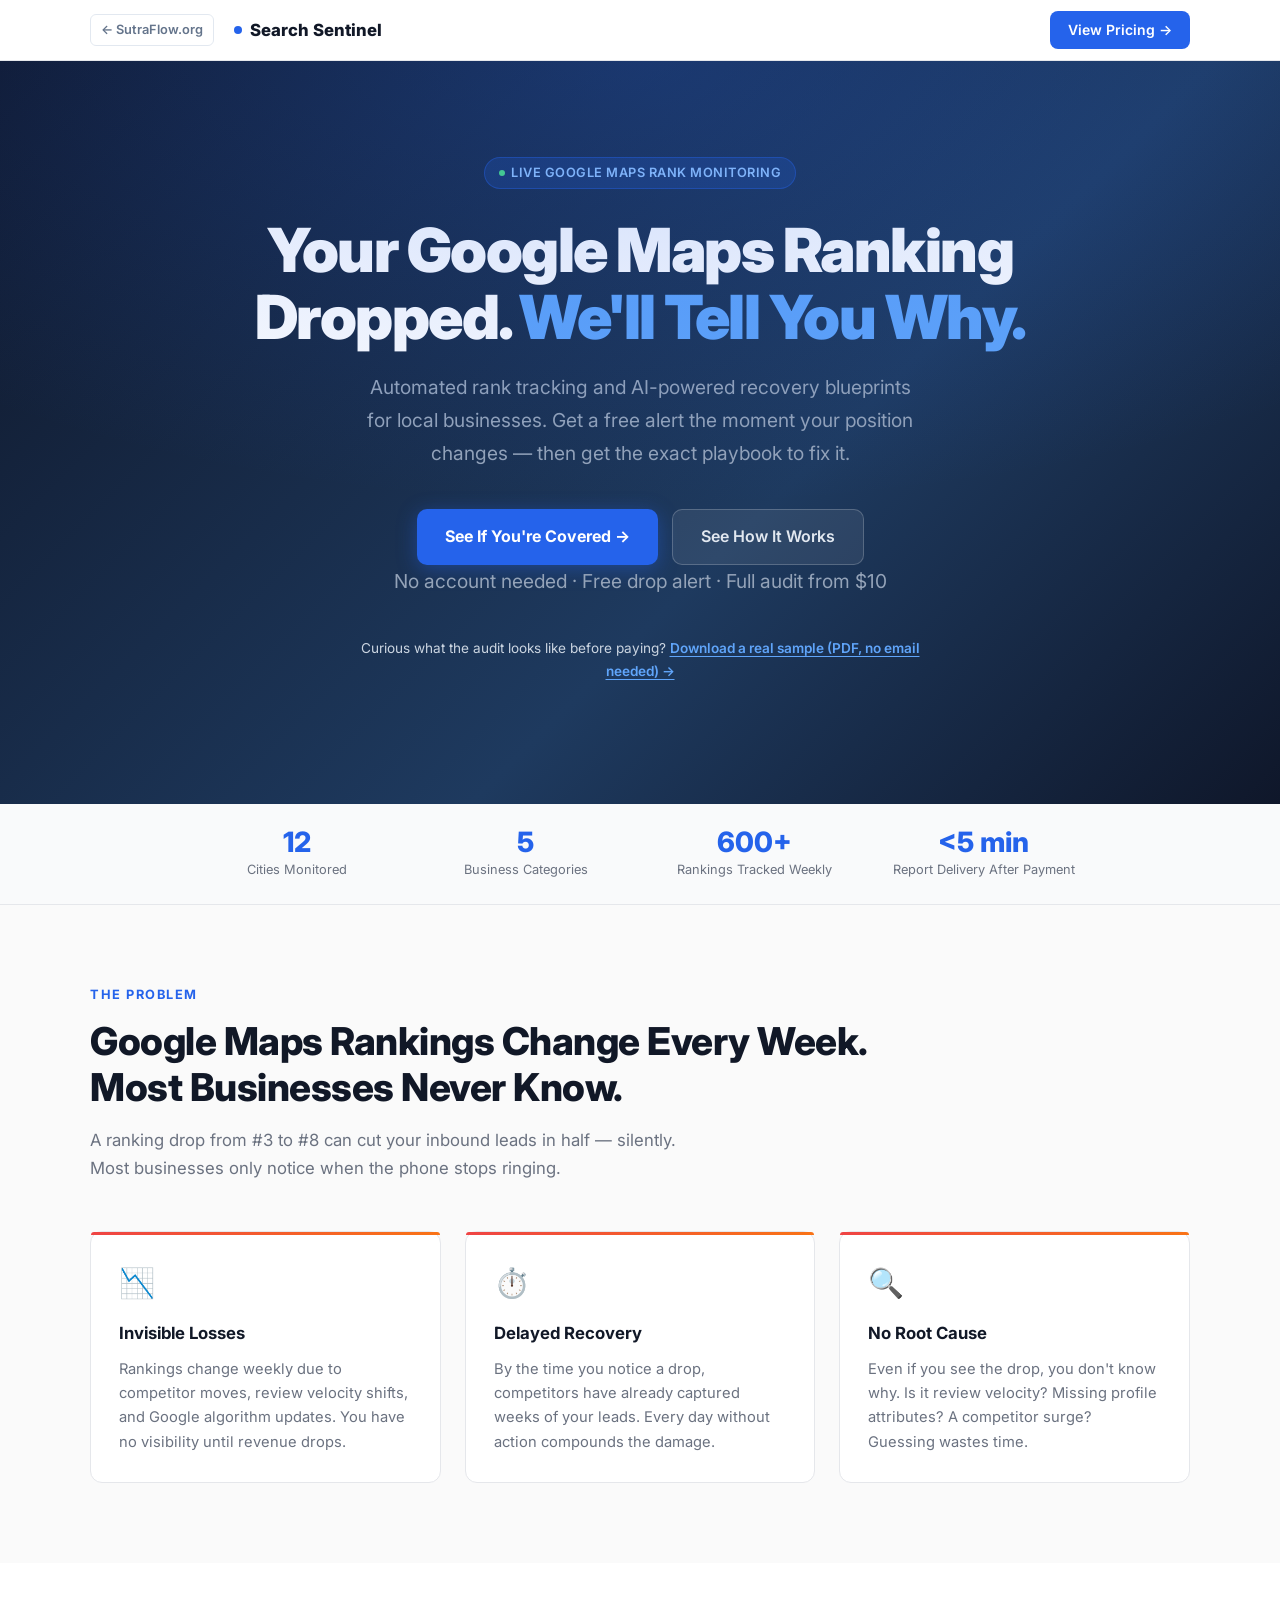
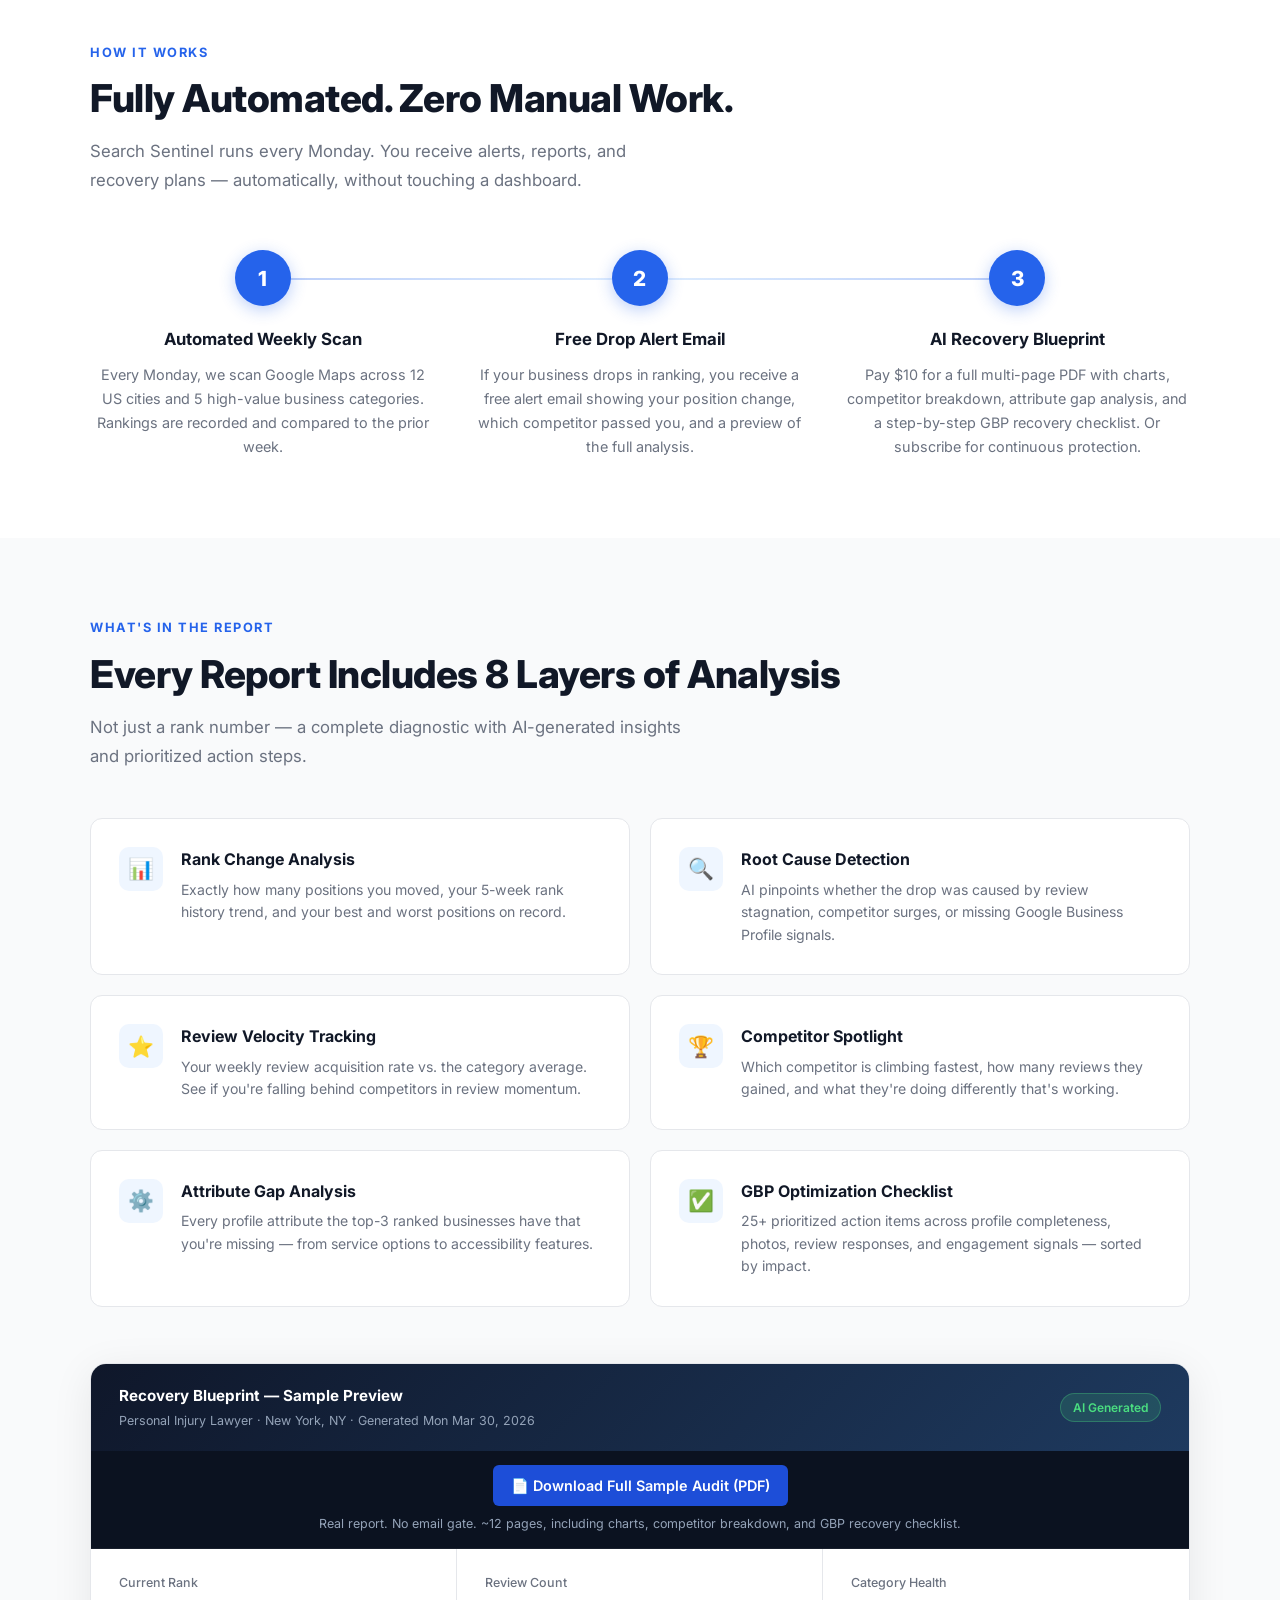
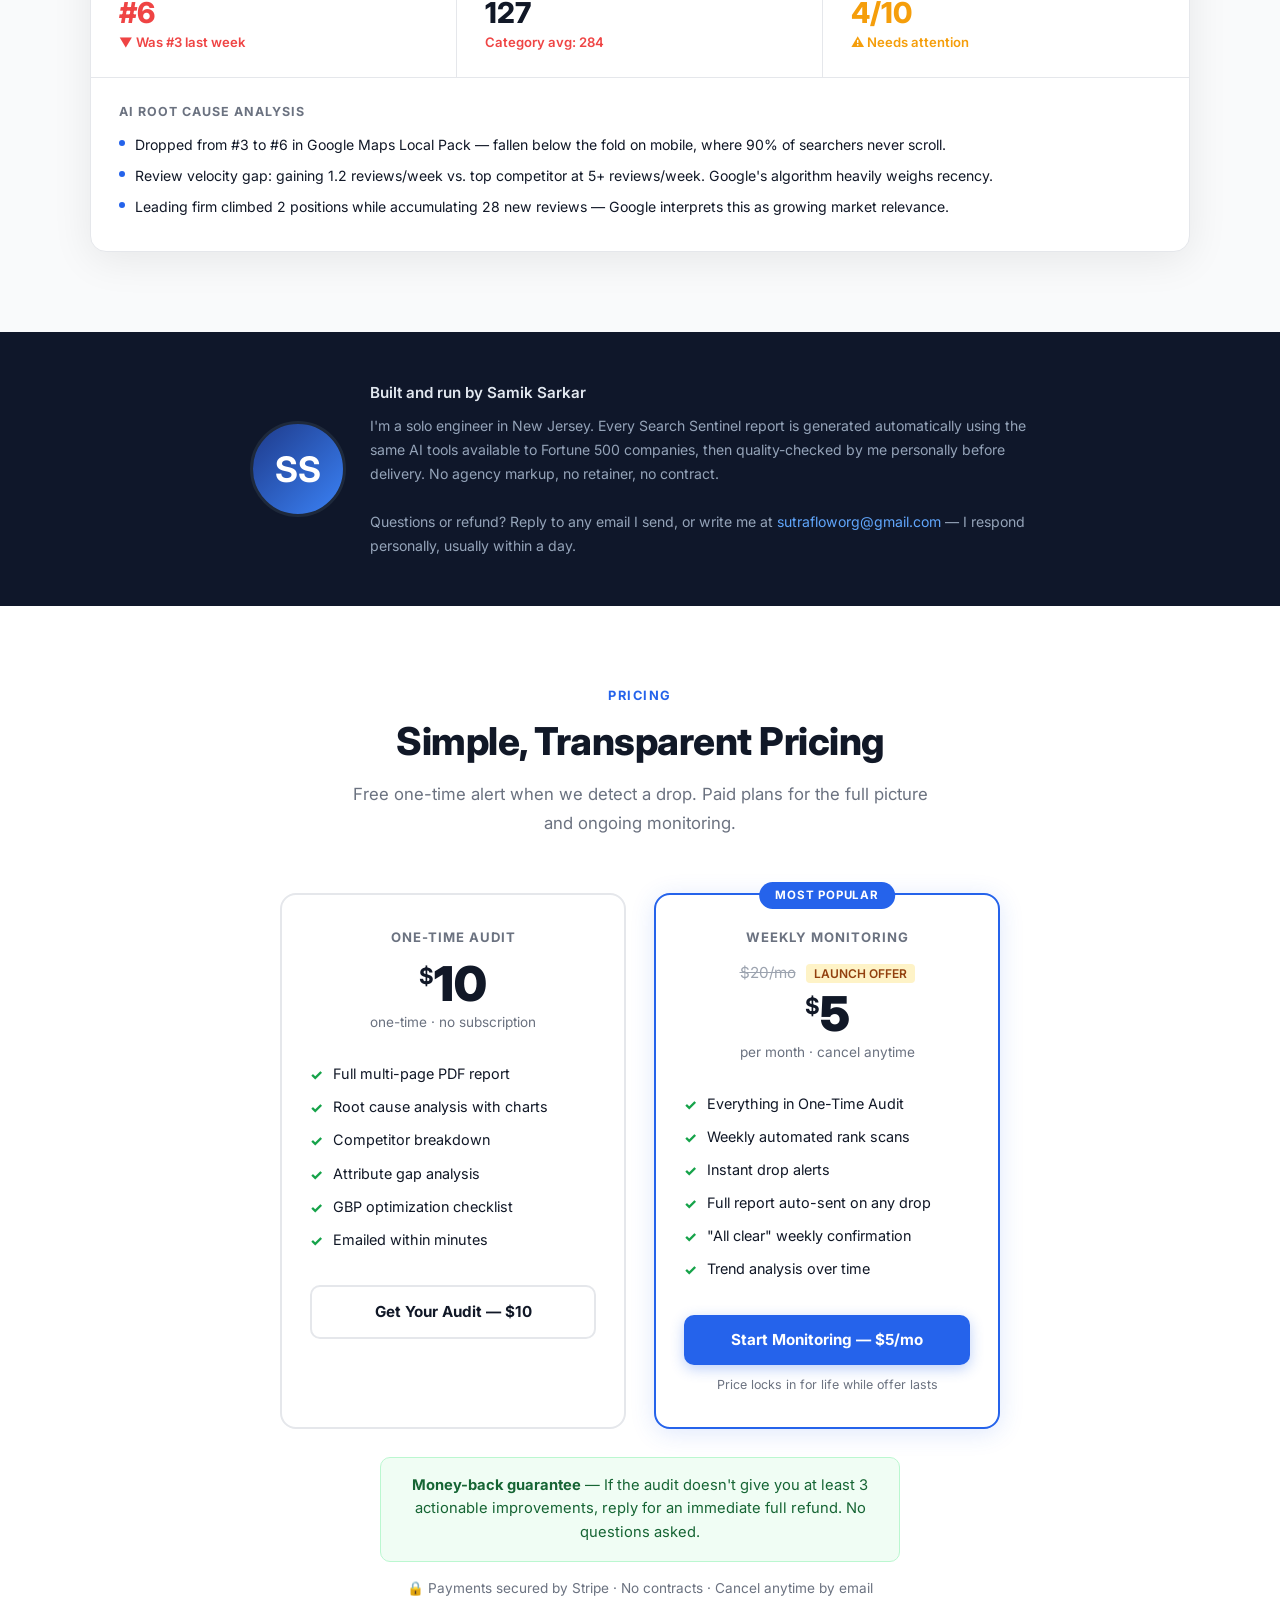
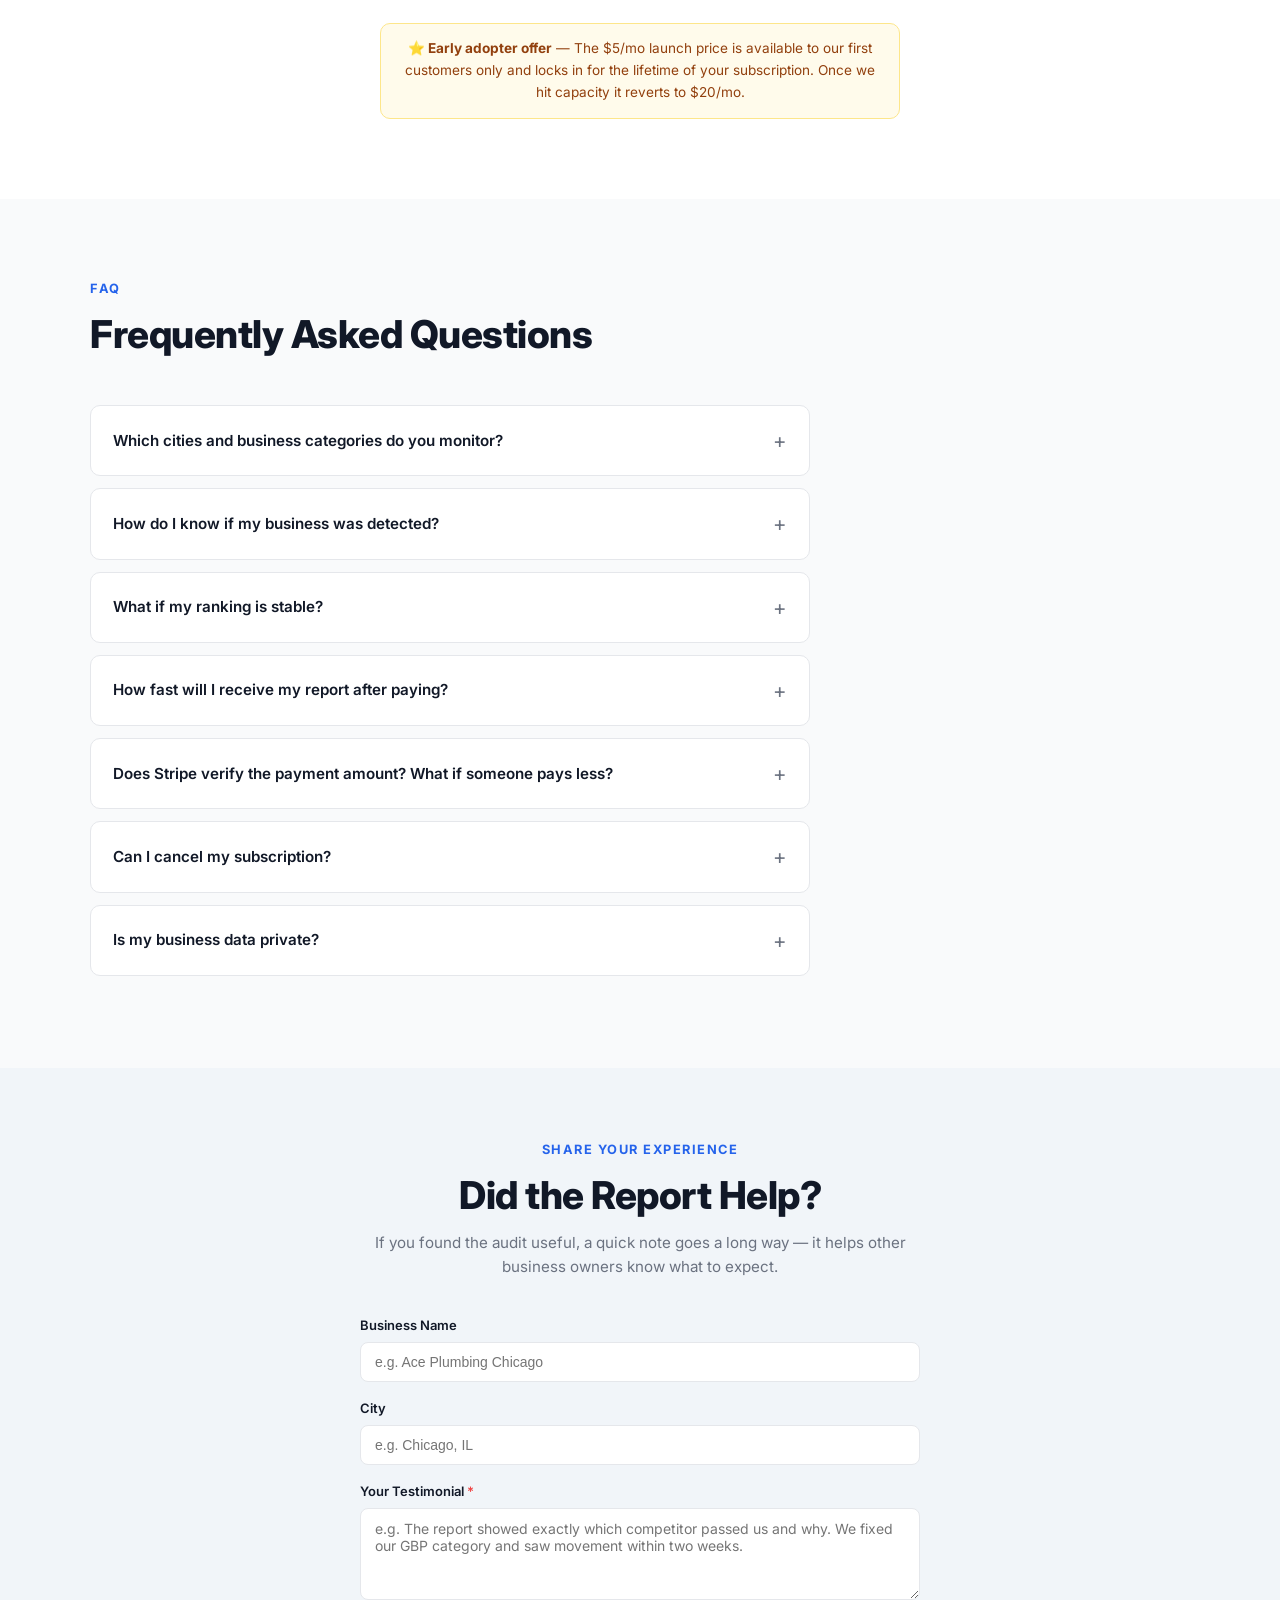
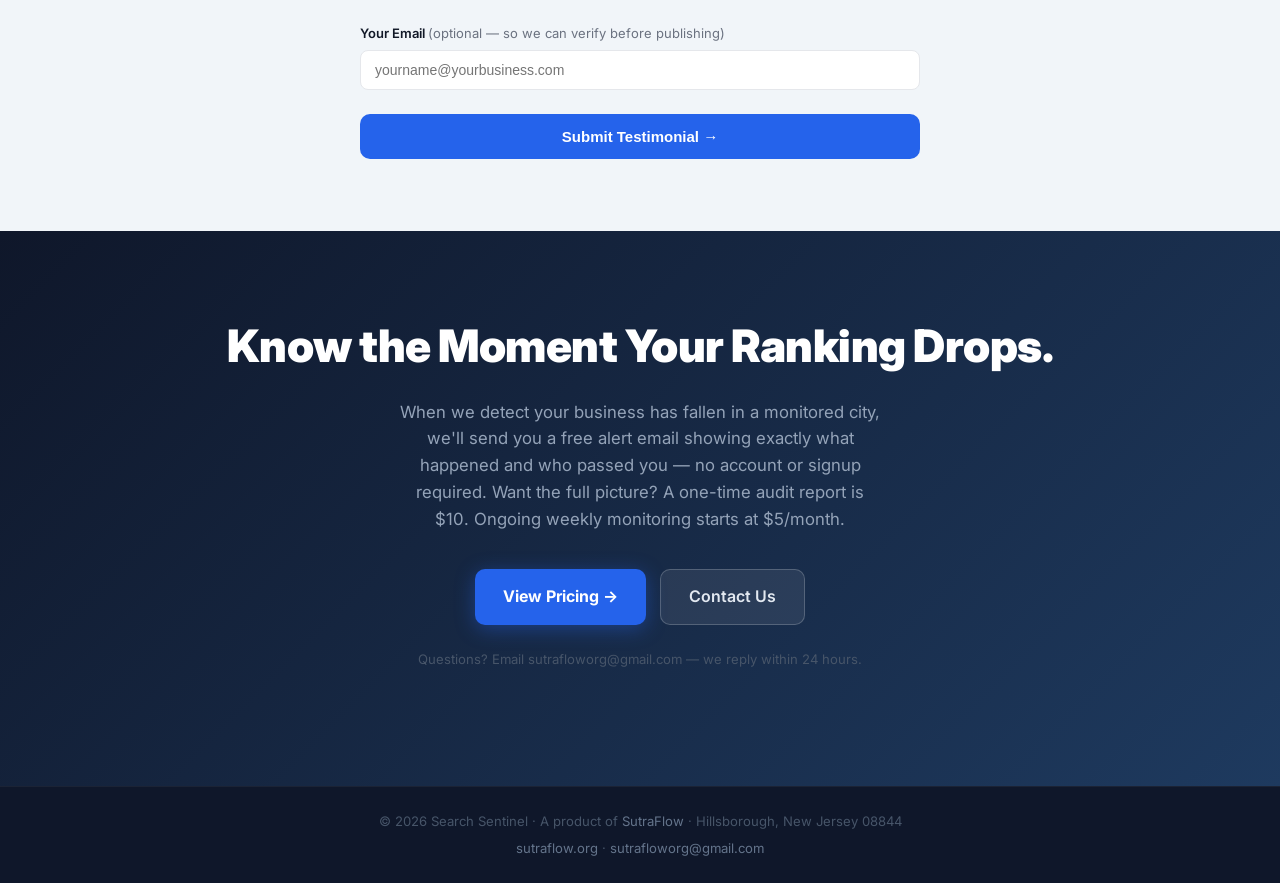
<file: business2_seo/hugo_site/static/sentinel/index.html>
<!DOCTYPE html>
<html lang="en">
<head>
  <meta charset="UTF-8">
  <meta name="viewport" content="width=device-width, initial-scale=1.0">
  <title>Search Sentinel — Automated Google Maps Rank Monitoring</title>
  <meta name="description" content="Get instant alerts when your Google Maps ranking drops. AI-powered analysis tells you exactly why — and how to recover. $0 to start.">
  <meta property="og:title" content="Search Sentinel — Google Maps Rank Monitoring">
  <meta property="og:description" content="Automated rank tracking, competitor analysis, and AI recovery blueprints for local businesses.">
  <link rel="preconnect" href="https://fonts.googleapis.com">
  <link rel="preconnect" href="https://fonts.gstatic.com" crossorigin>
  <link href="https://fonts.googleapis.com/css2?family=Inter:wght@300;400;500;600;700;800;900&display=swap" rel="stylesheet">
  <style>
    *, *::before, *::after { box-sizing: border-box; margin: 0; padding: 0; }

    :root {
      --blue: #2563eb;
      --blue-dark: #1d4ed8;
      --blue-light: #eff6ff;
      --text: #111827;
      --text-muted: #6b7280;
      --border: #e5e7eb;
      --bg: #ffffff;
      --bg-gray: #f9fafb;
      --green: #16a34a;
      --radius: 12px;
      --accent: #2563eb;
      --bg-alt: #f1f5f9;
    }

    html { scroll-behavior: smooth; }

    body {
      font-family: 'Inter', -apple-system, sans-serif;
      color: var(--text);
      background: var(--bg);
      line-height: 1.6;
      -webkit-font-smoothing: antialiased;
    }

    /* ── NAV ── */
    nav {
      position: sticky;
      top: 0;
      z-index: 100;
      background: rgba(255,255,255,0.95);
      backdrop-filter: blur(12px);
      border-bottom: 1px solid var(--border);
      padding: 0 24px;
    }
    .nav-inner {
      max-width: 1100px;
      margin: 0 auto;
      display: flex;
      align-items: center;
      justify-content: space-between;
      height: 60px;
    }
    .nav-logo {
      font-weight: 800;
      font-size: 1.05rem;
      color: var(--text);
      text-decoration: none;
      display: flex;
      align-items: center;
      gap: 8px;
    }
    .nav-logo .dot {
      width: 8px; height: 8px;
      background: var(--blue);
      border-radius: 50%;
      animation: pulse 2s infinite;
    }
    @keyframes pulse {
      0%, 100% { opacity: 1; transform: scale(1); }
      50% { opacity: 0.5; transform: scale(1.3); }
    }
    .nav-cta {
      display: inline-flex;
      align-items: center;
      gap: 6px;
      background: var(--blue);
      color: #fff;
      font-weight: 600;
      font-size: 0.875rem;
      padding: 8px 18px;
      border-radius: 8px;
      text-decoration: none;
      transition: background 0.2s;
    }
    .nav-cta:hover { background: var(--blue-dark); }

    /* ── HERO ── */
    .hero {
      background: linear-gradient(135deg, #0f172a 0%, #1e3a5f 60%, #0f172a 100%);
      color: #fff;
      padding: 96px 24px 80px;
      text-align: center;
      position: relative;
      overflow: hidden;
    }
    .hero::before {
      content: '';
      position: absolute;
      inset: 0;
      background: radial-gradient(ellipse 80% 60% at 50% 0%, rgba(37,99,235,0.25), transparent);
    }
    .hero-badge {
      display: inline-flex;
      align-items: center;
      gap: 6px;
      background: rgba(37,99,235,0.2);
      border: 1px solid rgba(37,99,235,0.4);
      color: #93c5fd;
      font-size: 0.8rem;
      font-weight: 600;
      padding: 5px 14px;
      border-radius: 20px;
      margin-bottom: 28px;
      letter-spacing: 0.5px;
      text-transform: uppercase;
    }
    .hero-badge .live {
      width: 6px; height: 6px;
      background: #4ade80;
      border-radius: 50%;
      animation: pulse 1.5s infinite;
    }
    .hero h1 {
      font-size: clamp(2.2rem, 6vw, 3.8rem);
      font-weight: 900;
      line-height: 1.1;
      letter-spacing: -1.5px;
      max-width: 780px;
      margin: 0 auto 20px;
    }
    .hero h1 .accent { color: #60a5fa; }
    .hero p {
      font-size: clamp(1rem, 2.5vw, 1.2rem);
      color: #94a3b8;
      max-width: 560px;
      margin: 0 auto 40px;
      line-height: 1.7;
    }
    .hero-actions {
      display: flex;
      gap: 14px;
      justify-content: center;
      flex-wrap: wrap;
    }
    .btn-primary {
      display: inline-flex;
      align-items: center;
      gap: 8px;
      background: var(--blue);
      color: #fff;
      font-weight: 700;
      font-size: 1rem;
      padding: 14px 28px;
      border-radius: 10px;
      text-decoration: none;
      transition: all 0.2s;
      box-shadow: 0 4px 20px rgba(37,99,235,0.4);
    }
    .btn-primary:hover {
      background: var(--blue-dark);
      transform: translateY(-2px);
      box-shadow: 0 8px 28px rgba(37,99,235,0.5);
    }
    .btn-secondary {
      display: inline-flex;
      align-items: center;
      gap: 8px;
      background: rgba(255,255,255,0.08);
      border: 1px solid rgba(255,255,255,0.2);
      color: #e2e8f0;
      font-weight: 600;
      font-size: 1rem;
      padding: 14px 28px;
      border-radius: 10px;
      text-decoration: none;
      transition: all 0.2s;
    }
    .btn-secondary:hover {
      background: rgba(255,255,255,0.14);
      border-color: rgba(255,255,255,0.35);
    }
    .hero-sub {
      margin-top: 32px;
      font-size: 0.82rem;
      color: #64748b;
    }

    /* ── STATS STRIP ── */
    .stats-strip {
      background: var(--bg-gray);
      border-bottom: 1px solid var(--border);
      padding: 24px;
    }
    .stats-inner {
      max-width: 900px;
      margin: 0 auto;
      display: grid;
      grid-template-columns: repeat(4, 1fr);
      gap: 16px;
      text-align: center;
    }
    @media (max-width: 640px) {
      .stats-inner { grid-template-columns: repeat(2, 1fr); }
    }
    .stat-val {
      font-size: 1.75rem;
      font-weight: 800;
      color: var(--blue);
      line-height: 1;
    }
    .stat-label {
      font-size: 0.8rem;
      color: var(--text-muted);
      margin-top: 4px;
    }

    /* ── SECTIONS ── */
    section { padding: 80px 24px; }
    .section-inner { max-width: 1100px; margin: 0 auto; }
    .section-label {
      font-size: 0.8rem;
      font-weight: 700;
      letter-spacing: 1.5px;
      text-transform: uppercase;
      color: var(--blue);
      margin-bottom: 12px;
    }
    .section-title {
      font-size: clamp(1.6rem, 4vw, 2.4rem);
      font-weight: 800;
      letter-spacing: -0.5px;
      line-height: 1.2;
      margin-bottom: 16px;
    }
    .section-sub {
      font-size: 1.05rem;
      color: var(--text-muted);
      max-width: 600px;
      line-height: 1.7;
    }

    /* ── PROBLEM ── */
    .problem { background: #fafafa; }
    .problem-grid {
      display: grid;
      grid-template-columns: repeat(3, 1fr);
      gap: 24px;
      margin-top: 48px;
    }
    @media (max-width: 768px) {
      .problem-grid { grid-template-columns: 1fr; }
    }
    .problem-card {
      background: #fff;
      border: 1px solid var(--border);
      border-radius: var(--radius);
      padding: 28px;
      position: relative;
    }
    .problem-card::before {
      content: '';
      position: absolute;
      top: 0; left: 0; right: 0;
      height: 3px;
      background: linear-gradient(90deg, #ef4444, #f97316);
      border-radius: var(--radius) var(--radius) 0 0;
    }
    .problem-icon {
      font-size: 1.8rem;
      margin-bottom: 14px;
      display: block;
    }
    .problem-card h3 {
      font-size: 1.05rem;
      font-weight: 700;
      margin-bottom: 10px;
    }
    .problem-card p {
      font-size: 0.92rem;
      color: var(--text-muted);
      line-height: 1.65;
    }

    /* ── HOW IT WORKS ── */
    .steps {
      display: grid;
      grid-template-columns: repeat(3, 1fr);
      gap: 32px;
      margin-top: 56px;
      position: relative;
    }
    @media (max-width: 768px) {
      .steps { grid-template-columns: 1fr; gap: 24px; }
    }
    .steps::before {
      content: '';
      position: absolute;
      top: 28px;
      left: calc(16.66% + 16px);
      right: calc(16.66% + 16px);
      height: 2px;
      background: linear-gradient(90deg, var(--blue), #93c5fd, var(--blue));
      opacity: 0.3;
    }
    @media (max-width: 768px) { .steps::before { display: none; } }
    .step {
      display: flex;
      flex-direction: column;
      align-items: center;
      text-align: center;
    }
    .step-num {
      width: 56px; height: 56px;
      border-radius: 50%;
      background: var(--blue);
      color: #fff;
      font-weight: 800;
      font-size: 1.3rem;
      display: flex;
      align-items: center;
      justify-content: center;
      margin-bottom: 20px;
      position: relative;
      z-index: 1;
      box-shadow: 0 4px 16px rgba(37,99,235,0.3);
    }
    .step h3 {
      font-size: 1.05rem;
      font-weight: 700;
      margin-bottom: 10px;
    }
    .step p {
      font-size: 0.9rem;
      color: var(--text-muted);
      line-height: 1.65;
    }

    /* ── FEATURES ── */
    .features-bg { background: var(--bg-gray); }
    .features-grid {
      display: grid;
      grid-template-columns: repeat(2, 1fr);
      gap: 20px;
      margin-top: 48px;
    }
    @media (max-width: 640px) {
      .features-grid { grid-template-columns: 1fr; }
    }
    .feature-card {
      background: #fff;
      border: 1px solid var(--border);
      border-radius: var(--radius);
      padding: 28px;
      display: flex;
      gap: 18px;
      align-items: flex-start;
      transition: box-shadow 0.2s;
    }
    .feature-card:hover {
      box-shadow: 0 4px 24px rgba(0,0,0,0.08);
    }
    .feature-icon {
      flex-shrink: 0;
      width: 44px; height: 44px;
      border-radius: 10px;
      background: var(--blue-light);
      display: flex;
      align-items: center;
      justify-content: center;
      font-size: 1.3rem;
    }
    .feature-text h3 {
      font-size: 1rem;
      font-weight: 700;
      margin-bottom: 6px;
    }
    .feature-text p {
      font-size: 0.88rem;
      color: var(--text-muted);
      line-height: 1.6;
    }

    /* ── REPORT PREVIEW ── */
    .report-preview {
      margin-top: 56px;
      background: #fff;
      border: 1px solid var(--border);
      border-radius: 16px;
      overflow: hidden;
      box-shadow: 0 8px 40px rgba(0,0,0,0.08);
    }
    .report-header {
      background: linear-gradient(135deg, #0f172a, #1e3a5f);
      color: #fff;
      padding: 20px 28px;
      display: flex;
      align-items: center;
      justify-content: space-between;
    }
    .report-header .title { font-weight: 700; font-size: 0.95rem; }
    .report-header .meta { font-size: 0.78rem; color: #94a3b8; margin-top: 3px; }
    .report-badge {
      background: rgba(74,222,128,0.15);
      border: 1px solid rgba(74,222,128,0.3);
      color: #4ade80;
      font-size: 0.75rem;
      font-weight: 600;
      padding: 4px 12px;
      border-radius: 20px;
    }
    .report-body {
      display: grid;
      grid-template-columns: 1fr 1fr 1fr;
      gap: 0;
    }
    @media (max-width: 640px) {
      .report-body { grid-template-columns: 1fr; }
    }
    .report-metric {
      padding: 24px 28px;
      border-right: 1px solid var(--border);
    }
    .report-metric:last-child { border-right: none; }
    .metric-label { font-size: 0.78rem; color: var(--text-muted); margin-bottom: 6px; font-weight: 500; }
    .metric-value { font-size: 1.8rem; font-weight: 800; line-height: 1; }
    .metric-change { font-size: 0.82rem; margin-top: 4px; font-weight: 600; }
    .metric-down { color: #ef4444; }
    .metric-up { color: var(--green); }
    .report-insights {
      padding: 24px 28px;
      border-top: 1px solid var(--border);
    }
    .insight-title { font-size: 0.78rem; font-weight: 700; text-transform: uppercase; letter-spacing: 1px; color: var(--text-muted); margin-bottom: 12px; }
    .insight-item {
      display: flex;
      align-items: flex-start;
      gap: 10px;
      margin-bottom: 10px;
      font-size: 0.88rem;
      line-height: 1.5;
    }
    .insight-dot {
      width: 6px; height: 6px;
      border-radius: 50%;
      background: var(--blue);
      flex-shrink: 0;
      margin-top: 6px;
    }

    /* ── PRICING ── */
    .pricing-grid {
      display: grid;
      grid-template-columns: 1fr 1fr;
      gap: 28px;
      max-width: 720px;
      margin: 56px auto 0;
    }
    @media (max-width: 640px) {
      .pricing-grid { grid-template-columns: 1fr; max-width: 380px; }
    }
    .pricing-card {
      border: 2px solid var(--border);
      border-radius: 16px;
      padding: 32px 28px;
      text-align: center;
      position: relative;
      background: #fff;
      transition: box-shadow 0.2s;
    }
    .pricing-card:hover {
      box-shadow: 0 8px 32px rgba(0,0,0,0.1);
    }
    .pricing-card.featured {
      border-color: var(--blue);
      box-shadow: 0 4px 24px rgba(37,99,235,0.15);
    }
    .pricing-card.featured:hover {
      box-shadow: 0 8px 40px rgba(37,99,235,0.25);
    }
    .pricing-badge {
      position: absolute;
      top: -13px;
      left: 50%;
      transform: translateX(-50%);
      background: var(--blue);
      color: #fff;
      font-size: 0.72rem;
      font-weight: 700;
      padding: 4px 16px;
      border-radius: 20px;
      text-transform: uppercase;
      letter-spacing: 0.8px;
      white-space: nowrap;
    }
    .pricing-name {
      font-size: 0.82rem;
      font-weight: 700;
      text-transform: uppercase;
      letter-spacing: 1px;
      color: var(--text-muted);
      margin-bottom: 12px;
    }
    .pricing-amount {
      font-size: 3rem;
      font-weight: 900;
      color: var(--text);
      line-height: 1;
      margin-bottom: 4px;
    }
    .pricing-amount sup { font-size: 1.4rem; vertical-align: super; font-weight: 700; }
    .pricing-period { font-size: 0.85rem; color: var(--text-muted); margin-bottom: 24px; }
    .pricing-features {
      list-style: none;
      text-align: left;
      margin-bottom: 28px;
    }
    .pricing-features li {
      display: flex;
      align-items: flex-start;
      gap: 10px;
      font-size: 0.9rem;
      color: var(--text);
      padding: 6px 0;
      line-height: 1.4;
    }
    .pricing-features li .check {
      color: var(--green);
      font-weight: 800;
      flex-shrink: 0;
      margin-top: 1px;
    }
    .btn-buy {
      display: block;
      width: 100%;
      padding: 13px;
      border-radius: 10px;
      font-weight: 700;
      font-size: 0.95rem;
      text-decoration: none;
      text-align: center;
      transition: all 0.2s;
    }
    .btn-buy-primary {
      background: var(--blue);
      color: #fff;
      box-shadow: 0 4px 14px rgba(37,99,235,0.3);
    }
    .btn-buy-primary:hover {
      background: var(--blue-dark);
      transform: translateY(-1px);
      box-shadow: 0 6px 20px rgba(37,99,235,0.4);
    }
    .btn-buy-outline {
      border: 2px solid var(--border);
      color: var(--text);
    }
    .btn-buy-outline:hover {
      border-color: var(--blue);
      color: var(--blue);
    }

    /* ── FAQ ── */
    .faq-bg { background: var(--bg-gray); }
    .faq-list { margin-top: 48px; max-width: 720px; }
    details {
      background: #fff;
      border: 1px solid var(--border);
      border-radius: 10px;
      margin-bottom: 12px;
      overflow: hidden;
      transition: box-shadow 0.2s;
    }
    details:hover { box-shadow: 0 2px 12px rgba(0,0,0,0.06); }
    details[open] { box-shadow: 0 4px 16px rgba(0,0,0,0.08); }
    summary {
      padding: 18px 22px;
      cursor: pointer;
      font-weight: 600;
      font-size: 0.95rem;
      list-style: none;
      display: flex;
      justify-content: space-between;
      align-items: center;
      gap: 12px;
    }
    summary::after {
      content: '+';
      font-size: 1.3rem;
      font-weight: 400;
      color: var(--text-muted);
      flex-shrink: 0;
      transition: transform 0.2s;
    }
    details[open] summary::after {
      content: '−';
    }
    details[open] summary { border-bottom: 1px solid var(--border); }
    .faq-answer {
      padding: 16px 22px;
      font-size: 0.9rem;
      color: var(--text-muted);
      line-height: 1.7;
    }

    /* ── CTA FOOTER ── */
    .cta-footer {
      background: linear-gradient(135deg, #0f172a, #1e3a5f);
      color: #fff;
      text-align: center;
      padding: 80px 24px;
    }
    .cta-footer h2 {
      font-size: clamp(1.8rem, 4vw, 2.8rem);
      font-weight: 900;
      letter-spacing: -0.5px;
      margin-bottom: 16px;
    }
    .cta-footer p {
      font-size: 1.05rem;
      color: #94a3b8;
      margin-bottom: 36px;
      max-width: 480px;
      margin-left: auto;
      margin-right: auto;
    }
    .cta-footer .hero-actions { margin-bottom: 24px; }
    .cta-footer .note { font-size: 0.82rem; color: #475569; }

    /* ── SITE FOOTER ── */
    footer {
      background: #0f172a;
      color: #475569;
      text-align: center;
      padding: 24px;
      font-size: 0.82rem;
      border-top: 1px solid rgba(255,255,255,0.05);
    }
    footer a { color: #64748b; text-decoration: none; }
    footer a:hover { color: #94a3b8; }

    /* ── UTILITIES ── */
    .text-center { text-align: center; }
    .mt-4 { margin-top: 4px; }
    .divider {
      max-width: 1100px;
      margin: 0 auto;
      height: 1px;
      background: var(--border);
    }
  </style>
</head>
<body>

<!-- ── NAV ── -->
<nav>
  <div class="nav-inner">
    <div style="display:flex;align-items:center;gap:20px">
      <a href="https://sutraflow.org" style="font-size:0.8rem;font-weight:600;color:#64748b;text-decoration:none;display:flex;align-items:center;gap:5px;padding:5px 10px;border:1px solid #e2e8f0;border-radius:6px;transition:all 0.15s;" onmouseover="this.style.color='#2563eb';this.style.borderColor='#2563eb'" onmouseout="this.style.color='#64748b';this.style.borderColor='#e2e8f0'">← SutraFlow.org</a>
      <a href="/sentinel/" class="nav-logo">
        <div class="dot"></div>
        Search Sentinel
      </a>
    </div>
    <a href="#pricing" class="nav-cta">View Pricing →</a>
  </div>
</nav>

<!-- ── HERO ── -->
<section class="hero">
  <div class="hero-badge">
    <div class="live"></div>
    Live Google Maps Rank Monitoring
  </div>
  <h1>Your Google Maps Ranking<br>Dropped. <span class="accent">We'll Tell You Why.</span></h1>
  <p>Automated rank tracking and AI-powered recovery blueprints for local businesses. Get a free alert the moment your position changes — then get the exact playbook to fix it.</p>
  <div class="hero-actions">
    <a href="#pricing" class="btn-primary">See If You're Covered →</a>
    <a href="#how-it-works" class="btn-secondary">See How It Works</a>
  </div>
  <p class="hero-sub">No account needed · Free drop alert · Full audit from $10</p>
  <p style="font-family:'Inter',sans-serif;font-size:0.85rem;color:#cbd5e1;margin-top:14px">
    Curious what the audit looks like before paying?
    <a href="/sentinel/sample-audit.pdf" target="_blank" rel="noopener"
       style="color:#60a5fa;font-weight:600;text-decoration:underline;text-underline-offset:3px">Download a real sample (PDF, no email needed) →</a>
  </p>
</section>

<!-- ── STATS ── -->
<div class="stats-strip">
  <div class="stats-inner">
    <div>
      <div class="stat-val">12</div>
      <div class="stat-label">Cities Monitored</div>
    </div>
    <div>
      <div class="stat-val">5</div>
      <div class="stat-label">Business Categories</div>
    </div>
    <div>
      <div class="stat-val">600+</div>
      <div class="stat-label">Rankings Tracked Weekly</div>
    </div>
    <div>
      <div class="stat-val">&lt;5 min</div>
      <div class="stat-label">Report Delivery After Payment</div>
    </div>
  </div>
</div>

<!-- ── PROBLEM ── -->
<section class="problem">
  <div class="section-inner">
    <div class="section-label">The Problem</div>
    <h2 class="section-title">Google Maps Rankings Change Every Week.<br>Most Businesses Never Know.</h2>
    <p class="section-sub">A ranking drop from #3 to #8 can cut your inbound leads in half — silently. Most businesses only notice when the phone stops ringing.</p>

    <div class="problem-grid">
      <div class="problem-card">
        <span class="problem-icon">📉</span>
        <h3>Invisible Losses</h3>
        <p>Rankings change weekly due to competitor moves, review velocity shifts, and Google algorithm updates. You have no visibility until revenue drops.</p>
      </div>
      <div class="problem-card">
        <span class="problem-icon">⏱️</span>
        <h3>Delayed Recovery</h3>
        <p>By the time you notice a drop, competitors have already captured weeks of your leads. Every day without action compounds the damage.</p>
      </div>
      <div class="problem-card">
        <span class="problem-icon">🔍</span>
        <h3>No Root Cause</h3>
        <p>Even if you see the drop, you don't know why. Is it review velocity? Missing profile attributes? A competitor surge? Guessing wastes time.</p>
      </div>
    </div>
  </div>
</section>

<!-- ── HOW IT WORKS ── -->
<section id="how-it-works">
  <div class="section-inner">
    <div class="section-label">How It Works</div>
    <h2 class="section-title">Fully Automated. Zero Manual Work.</h2>
    <p class="section-sub">Search Sentinel runs every Monday. You receive alerts, reports, and recovery plans — automatically, without touching a dashboard.</p>

    <div class="steps">
      <div class="step">
        <div class="step-num">1</div>
        <h3>Automated Weekly Scan</h3>
        <p>Every Monday, we scan Google Maps across 12 US cities and 5 high-value business categories. Rankings are recorded and compared to the prior week.</p>
      </div>
      <div class="step">
        <div class="step-num">2</div>
        <h3>Free Drop Alert Email</h3>
        <p>If your business drops in ranking, you receive a free alert email showing your position change, which competitor passed you, and a preview of the full analysis.</p>
      </div>
      <div class="step">
        <div class="step-num">3</div>
        <h3>AI Recovery Blueprint</h3>
        <p>Pay $10 for a full multi-page PDF with charts, competitor breakdown, attribute gap analysis, and a step-by-step GBP recovery checklist. Or subscribe for continuous protection.</p>
      </div>
    </div>
  </div>
</section>

<!-- ── FEATURES ── -->
<section class="features-bg">
  <div class="section-inner">
    <div class="section-label">What's in the Report</div>
    <h2 class="section-title">Every Report Includes 8 Layers of Analysis</h2>
    <p class="section-sub">Not just a rank number — a complete diagnostic with AI-generated insights and prioritized action steps.</p>

    <div class="features-grid">
      <div class="feature-card">
        <div class="feature-icon">📊</div>
        <div class="feature-text">
          <h3>Rank Change Analysis</h3>
          <p>Exactly how many positions you moved, your 5-week rank history trend, and your best and worst positions on record.</p>
        </div>
      </div>
      <div class="feature-card">
        <div class="feature-icon">🔍</div>
        <div class="feature-text">
          <h3>Root Cause Detection</h3>
          <p>AI pinpoints whether the drop was caused by review stagnation, competitor surges, or missing Google Business Profile signals.</p>
        </div>
      </div>
      <div class="feature-card">
        <div class="feature-icon">⭐</div>
        <div class="feature-text">
          <h3>Review Velocity Tracking</h3>
          <p>Your weekly review acquisition rate vs. the category average. See if you're falling behind competitors in review momentum.</p>
        </div>
      </div>
      <div class="feature-card">
        <div class="feature-icon">🏆</div>
        <div class="feature-text">
          <h3>Competitor Spotlight</h3>
          <p>Which competitor is climbing fastest, how many reviews they gained, and what they're doing differently that's working.</p>
        </div>
      </div>
      <div class="feature-card">
        <div class="feature-icon">⚙️</div>
        <div class="feature-text">
          <h3>Attribute Gap Analysis</h3>
          <p>Every profile attribute the top-3 ranked businesses have that you're missing — from service options to accessibility features.</p>
        </div>
      </div>
      <div class="feature-card">
        <div class="feature-icon">✅</div>
        <div class="feature-text">
          <h3>GBP Optimization Checklist</h3>
          <p>25+ prioritized action items across profile completeness, photos, review responses, and engagement signals — sorted by impact.</p>
        </div>
      </div>
    </div>

    <!-- REPORT PREVIEW -->
    <div class="report-preview">
      <div class="report-header">
        <div>
          <div class="title">Recovery Blueprint — Sample Preview</div>
          <div class="meta">Personal Injury Lawyer · New York, NY · Generated Mon Mar 30, 2026</div>
        </div>
        <div class="report-badge">AI Generated</div>
      </div>
      <div style="padding:14px 20px;background:#0b1220;border-bottom:1px solid rgba(255,255,255,0.06);text-align:center">
        <a href="/sentinel/sample-audit.pdf" target="_blank" rel="noopener"
           style="display:inline-block;background:#1d4ed8;color:#fff;padding:9px 18px;border-radius:6px;text-decoration:none;font-family:'Inter',sans-serif;font-weight:600;font-size:0.9rem">
          📄 Download Full Sample Audit (PDF)
        </a>
        <div style="font-family:'Inter',sans-serif;font-size:0.78rem;color:#94a3b8;margin-top:8px">
          Real report. No email gate. ~12 pages, including charts, competitor breakdown, and GBP recovery checklist.
        </div>
      </div>
      <div class="report-body">
        <div class="report-metric">
          <div class="metric-label">Current Rank</div>
          <div class="metric-value metric-down">#6</div>
          <div class="metric-change metric-down">▼ Was #3 last week</div>
        </div>
        <div class="report-metric">
          <div class="metric-label">Review Count</div>
          <div class="metric-value">127</div>
          <div class="metric-change metric-down">Category avg: 284</div>
        </div>
        <div class="report-metric">
          <div class="metric-label">Category Health</div>
          <div class="metric-value" style="color:#f59e0b">4/10</div>
          <div class="metric-change" style="color:#f59e0b">⚠ Needs attention</div>
        </div>
      </div>
      <div class="report-insights">
        <div class="insight-title">AI Root Cause Analysis</div>
        <div class="insight-item">
          <div class="insight-dot"></div>
          Dropped from #3 to #6 in Google Maps Local Pack — fallen below the fold on mobile, where 90% of searchers never scroll.
        </div>
        <div class="insight-item">
          <div class="insight-dot"></div>
          Review velocity gap: gaining 1.2 reviews/week vs. top competitor at 5+ reviews/week. Google's algorithm heavily weighs recency.
        </div>
        <div class="insight-item">
          <div class="insight-dot"></div>
          Leading firm climbed 2 positions while accumulating 28 new reviews — Google interprets this as growing market relevance.
        </div>
      </div>
    </div>
  </div>
</section>

<!-- ── FOUNDER / TRUST STRIP ── -->
<section style="background:#0f172a;padding:48px 24px">
  <div style="max-width:780px;margin:0 auto;display:flex;gap:24px;align-items:center;flex-wrap:wrap;justify-content:center">
    <!-- Founder photo placeholder — replace src with a real photo at /sentinel/founder.jpg when ready -->
    <div style="flex-shrink:0">
      <div style="width:96px;height:96px;border-radius:50%;background:linear-gradient(135deg,#1e3a8a,#3b82f6);display:flex;align-items:center;justify-content:center;font-family:'Inter',sans-serif;font-weight:700;font-size:2.2rem;color:#fff;border:3px solid #1e293b">
        SS
      </div>
    </div>
    <div style="flex:1;min-width:280px">
      <p style="font-family:'Inter',sans-serif;font-size:0.95rem;color:#e2e8f0;line-height:1.7;margin:0 0 8px;font-weight:600">
        Built and run by Samik Sarkar
      </p>
      <p style="font-family:'Inter',sans-serif;font-size:0.88rem;color:#94a3b8;line-height:1.7;margin:0">
        I'm a solo engineer in New Jersey. Every Search Sentinel report is generated automatically using the same AI tools available to Fortune 500 companies, then quality-checked by me personally before delivery. No agency markup, no retainer, no contract.
        <br><br>
        Questions or refund? Reply to any email I send, or write me at
        <a href="mailto:sutrafloworg@gmail.com" style="color:#60a5fa;text-decoration:none">sutrafloworg@gmail.com</a> — I respond personally, usually within a day.
      </p>
    </div>
  </div>
</section>

<!-- ── PRICING ── -->
<section id="pricing">
  <div class="section-inner text-center">
    <div class="section-label">Pricing</div>
    <h2 class="section-title">Simple, Transparent Pricing</h2>
    <p class="section-sub" style="margin:0 auto">Free one-time alert when we detect a drop. Paid plans for the full picture and ongoing monitoring.</p>

    <div class="pricing-grid">
      <div class="pricing-card">
        <div class="pricing-name">One-Time Audit</div>
        <div class="pricing-amount"><sup>$</sup>10</div>
        <div class="pricing-period">one-time · no subscription</div>
        <ul class="pricing-features">
          <li><span class="check">✓</span> Full multi-page PDF report</li>
          <li><span class="check">✓</span> Root cause analysis with charts</li>
          <li><span class="check">✓</span> Competitor breakdown</li>
          <li><span class="check">✓</span> Attribute gap analysis</li>
          <li><span class="check">✓</span> GBP optimization checklist</li>
          <li><span class="check">✓</span> Emailed within minutes</li>
        </ul>
        <a href="/sentinel/pre-checkout/?plan=audit" class="btn-buy btn-buy-outline">Get Your Audit — $10</a>
      </div>

      <div class="pricing-card featured">
        <div class="pricing-badge">Most Popular</div>
        <div class="pricing-name">Weekly Monitoring</div>
        <div style="margin-bottom:4px">
          <span style="font-size:0.95rem;color:#9ca3af;text-decoration:line-through">$20/mo</span>
          <span style="font-size:0.75rem;font-weight:600;background:#fef3c7;color:#92400e;padding:2px 8px;border-radius:4px;margin-left:6px;vertical-align:middle">LAUNCH OFFER</span>
        </div>
        <div class="pricing-amount"><sup>$</sup>5</div>
        <div class="pricing-period">per month · cancel anytime</div>
        <ul class="pricing-features">
          <li><span class="check">✓</span> Everything in One-Time Audit</li>
          <li><span class="check">✓</span> Weekly automated rank scans</li>
          <li><span class="check">✓</span> Instant drop alerts</li>
          <li><span class="check">✓</span> Full report auto-sent on any drop</li>
          <li><span class="check">✓</span> "All clear" weekly confirmation</li>
          <li><span class="check">✓</span> Trend analysis over time</li>
        </ul>
        <a href="/sentinel/pre-checkout/?plan=monitor" class="btn-buy btn-buy-primary">Start Monitoring — $5/mo</a>
        <p style="font-size:0.78rem;color:#6b7280;margin-top:10px;margin-bottom:0">Price locks in for life while offer lasts</p>
      </div>
    </div>

    <div style="margin-top:28px;background:#f0fdf4;border:1px solid #bbf7d0;border-radius:10px;padding:16px 24px;max-width:520px;margin-left:auto;margin-right:auto;text-align:center">
      <p style="font-size:0.92rem;color:#166534;margin:0">
        <strong>Money-back guarantee</strong> — If the audit doesn't give you at least 3 actionable improvements, reply for an immediate full refund. No questions asked.
      </p>
    </div>

    <p style="margin-top:16px;font-size:0.85rem;color:var(--text-muted)">
      🔒 Payments secured by Stripe · No contracts · Cancel anytime by email
    </p>

    <div style="margin-top:24px;background:#fffbeb;border:1px solid #fde68a;border-radius:10px;padding:14px 20px;max-width:520px;margin-left:auto;margin-right:auto;text-align:center">
      <p style="font-size:0.85rem;color:#92400e;margin:0">
        <strong>⭐ Early adopter offer</strong> — The $5/mo launch price is available to our first customers only and locks in for the lifetime of your subscription. Once we hit capacity it reverts to $20/mo.
      </p>
    </div>
  </div>
</section>

<!-- ── FAQ ── -->
<section class="faq-bg">
  <div class="section-inner">
    <div class="section-label">FAQ</div>
    <h2 class="section-title">Frequently Asked Questions</h2>
    <div class="faq-list">
      <details>
        <summary>Which cities and business categories do you monitor?</summary>
        <div class="faq-answer">We currently monitor 12 US cities across 5 high-value business categories: personal injury lawyers, emergency plumbers, cosmetic dentists, luxury real estate agents, and regenerative medicine clinics. Coverage cities include New York, Los Angeles, Austin, Miami, Denver, and others. We're expanding based on demand.</div>
      </details>
      <details>
        <summary>How do I know if my business was detected?</summary>
        <div class="faq-answer">If your business appears in Google Maps results for any of our tracked categories and cities, and your ranking drops, you'll receive a free alert email automatically. No signup or account required — Search Sentinel finds you and reaches out directly.</div>
      </details>
      <details>
        <summary>What if my ranking is stable?</summary>
        <div class="faq-answer">Weekly Monitoring subscribers receive a brief "all clear" confirmation email every Monday, confirming your position held steady. You'll always know your status — whether your rank dropped or stayed the same.</div>
      </details>
      <details>
        <summary>How fast will I receive my report after paying?</summary>
        <div class="faq-answer">Reports are generated by AI and emailed automatically within minutes of payment confirmation. There's no manual queue — your full PDF is built and sent the moment your Stripe payment clears.</div>
      </details>
      <details>
        <summary>Does Stripe verify the payment amount? What if someone pays less?</summary>
        <div class="faq-answer">Yes — Stripe Payment Links have a fixed price set in the dashboard. Customers cannot modify the amount. The checkout enforces the price, and your report is only delivered after a successful payment for the correct amount is confirmed by Stripe's webhook.</div>
      </details>
      <details>
        <summary>Can I cancel my subscription?</summary>
        <div class="faq-answer">Yes, anytime. Simply reply "cancel" to any monitoring email, or manage your subscription directly through Stripe's customer portal. No contracts, no cancellation fees, no minimum terms.</div>
      </details>
      <details>
        <summary>Is my business data private?</summary>
        <div class="faq-answer">We analyze only publicly available Google Maps data — the same information any user can see. We never access your Google Business Profile account, and we don't require any credentials or logins. Your email is used only for report delivery.</div>
      </details>
    </div>
  </div>
</section>

<!-- ── TESTIMONIALS (approved, live from VPS) ── -->
<section id="testimonials-display" style="background:#fff;padding:72px 24px;display:none;">
  <div style="max-width:860px;margin:0 auto;text-align:center;">
    <div class="section-label">From Business Owners</div>
    <h2 class="section-title" style="margin-bottom:40px;">What Customers Are Saying</h2>
    <div id="testimonials-grid" style="display:grid;grid-template-columns:repeat(auto-fit,minmax(260px,1fr));gap:20px;text-align:left;"></div>
  </div>
</section>

<!-- ── TESTIMONIAL FORM ── -->
<section id="testimonial" style="background:var(--bg-alt);padding:72px 24px;">
  <div style="max-width:560px;margin:0 auto;text-align:center;">
    <div class="section-label">Share Your Experience</div>
    <h2 class="section-title" style="margin-bottom:12px;">Did the Report Help?</h2>
    <p style="color:var(--text-muted);margin-bottom:36px;font-size:0.95rem;line-height:1.6;">
      If you found the audit useful, a quick note goes a long way — it helps other business owners know what to expect.
    </p>

    <form id="testimonial-form" style="text-align:left;">
      <div style="margin-bottom:16px;">
        <label style="display:block;font-size:13px;font-weight:600;margin-bottom:6px;color:var(--text);">Business Name</label>
        <input type="text" id="t-business" placeholder="e.g. Ace Plumbing Chicago"
          style="width:100%;padding:11px 14px;border-radius:8px;border:1px solid var(--border);background:var(--bg);color:var(--text);font-size:14px;outline:none;box-sizing:border-box;" />
      </div>
      <div style="margin-bottom:16px;">
        <label style="display:block;font-size:13px;font-weight:600;margin-bottom:6px;color:var(--text);">City</label>
        <input type="text" id="t-city" placeholder="e.g. Chicago, IL"
          style="width:100%;padding:11px 14px;border-radius:8px;border:1px solid var(--border);background:var(--bg);color:var(--text);font-size:14px;outline:none;box-sizing:border-box;" />
      </div>
      <div style="margin-bottom:16px;">
        <label style="display:block;font-size:13px;font-weight:600;margin-bottom:6px;color:var(--text);">Your Testimonial <span style="color:#ef4444;">*</span></label>
        <textarea id="t-text" rows="4" placeholder="e.g. The report showed exactly which competitor passed us and why. We fixed our GBP category and saw movement within two weeks."
          style="width:100%;padding:11px 14px;border-radius:8px;border:1px solid var(--border);background:var(--bg);color:var(--text);font-size:14px;outline:none;resize:vertical;box-sizing:border-box;font-family:inherit;"></textarea>
      </div>
      <div style="margin-bottom:24px;">
        <label style="display:block;font-size:13px;font-weight:600;margin-bottom:6px;color:var(--text);">Your Email <span style="color:var(--text-muted);font-weight:400;">(optional — so we can verify before publishing)</span></label>
        <input type="email" id="t-email" placeholder="yourname@yourbusiness.com"
          style="width:100%;padding:11px 14px;border-radius:8px;border:1px solid var(--border);background:var(--bg);color:var(--text);font-size:14px;outline:none;box-sizing:border-box;" />
      </div>
      <button type="submit" id="t-submit"
        style="width:100%;padding:14px;background:#2563eb;color:white;font-size:15px;font-weight:700;border:none;border-radius:10px;cursor:pointer;transition:opacity .2s;">
        Submit Testimonial →
      </button>
      <div id="t-status" style="margin-top:12px;font-size:13px;display:none;"></div>
    </form>
  </div>
</section>

<script>
// Load and display approved testimonials
(async function loadTestimonials() {
  try {
    const res = await fetch('https://api.sutraflow.org/testimonials/public');
    if (!res.ok) return;
    const data = await res.json();
    const list = (data.testimonials || []);
    if (!list.length) return;
    const grid    = document.getElementById('testimonials-grid');
    const section = document.getElementById('testimonials-display');
    grid.innerHTML = list.map(t => `
      <div style="background:#f8fafc;border:1px solid #e2e8f0;border-radius:12px;padding:20px 22px;">
        <p style="font-style:italic;color:#334155;font-size:0.9rem;line-height:1.7;margin:0 0 14px;">
          &ldquo;${t.testimonial.replace(/</g,'&lt;').replace(/>/g,'&gt;')}&rdquo;
        </p>
        <div style="font-weight:700;font-size:0.85rem;color:#2563eb;">
          ${t.business_name ? t.business_name.replace(/</g,'&lt;') : 'Anonymous'}
          ${t.city ? `<span style="color:#94a3b8;font-weight:400;"> &mdash; ${t.city.replace(/</g,'&lt;')}</span>` : ''}
        </div>
      </div>`).join('');
    section.style.display = 'block';
  } catch(e) { /* silently skip if VPS unreachable */ }
})();

// Testimonial form submission
document.getElementById('testimonial-form').addEventListener('submit', async function(e) {
  e.preventDefault();
  const btn    = document.getElementById('t-submit');
  const status = document.getElementById('t-status');
  const text   = document.getElementById('t-text').value.trim();

  if (text.length < 15) {
    status.style.display = 'block';
    status.style.color   = '#ef4444';
    status.textContent   = 'Please write at least a sentence or two.';
    return;
  }

  btn.disabled    = true;
  btn.textContent = 'Sending…';
  status.style.display = 'none';

  try {
    const res = await fetch('https://api.sutraflow.org/testimonial', {
      method:  'POST',
      headers: { 'Content-Type': 'application/json' },
      body: JSON.stringify({
        business_name: document.getElementById('t-business').value.trim(),
        city:          document.getElementById('t-city').value.trim(),
        testimonial:   text,
        email:         document.getElementById('t-email').value.trim(),
      })
    });
    const data = await res.json();
    if (data.success) {
      this.innerHTML = '<p style="text-align:center;color:#16a34a;font-size:1.05rem;font-weight:700;padding:28px 0;background:#f0fdf4;border-radius:12px;border:1px solid #bbf7d0;">✓ Thank you! We\'ll review and publish your testimonial shortly.</p>';
    } else {
      throw new Error(data.error || 'Unknown error');
    }
  } catch(err) {
    btn.disabled    = false;
    btn.textContent = 'Submit Testimonial →';
    status.style.display = 'block';
    status.style.color   = '#ef4444';
    status.textContent   = 'Something went wrong — please try again or reply to your report email directly.';
  }
});
</script>

<!-- ── CTA ── -->
<section class="cta-footer">
  <h2>Know the Moment Your Ranking Drops.</h2>
  <p>When we detect your business has fallen in a monitored city, we'll send you a free alert email showing exactly what happened and who passed you — no account or signup required. Want the full picture? A one-time audit report is $10. Ongoing weekly monitoring starts at $5/month.</p>
  <div class="hero-actions">
    <a href="#pricing" class="btn-primary">View Pricing →</a>
    <a href="mailto:sutrafloworg@gmail.com" class="btn-secondary">Contact Us</a>
  </div>
  <p class="note">Questions? Email sutrafloworg@gmail.com — we reply within 24 hours.</p>
</section>

<!-- ── FOOTER ── -->
<footer>
  <p>© 2026 Search Sentinel · A product of <a href="https://sutraflow.org">SutraFlow</a> · Hillsborough, New Jersey 08844</p>
  <p style="margin-top:6px"><a href="https://sutraflow.org">sutraflow.org</a> · <a href="mailto:sutrafloworg@gmail.com">sutrafloworg@gmail.com</a></p>
</footer>

</body>
</html>
</file>
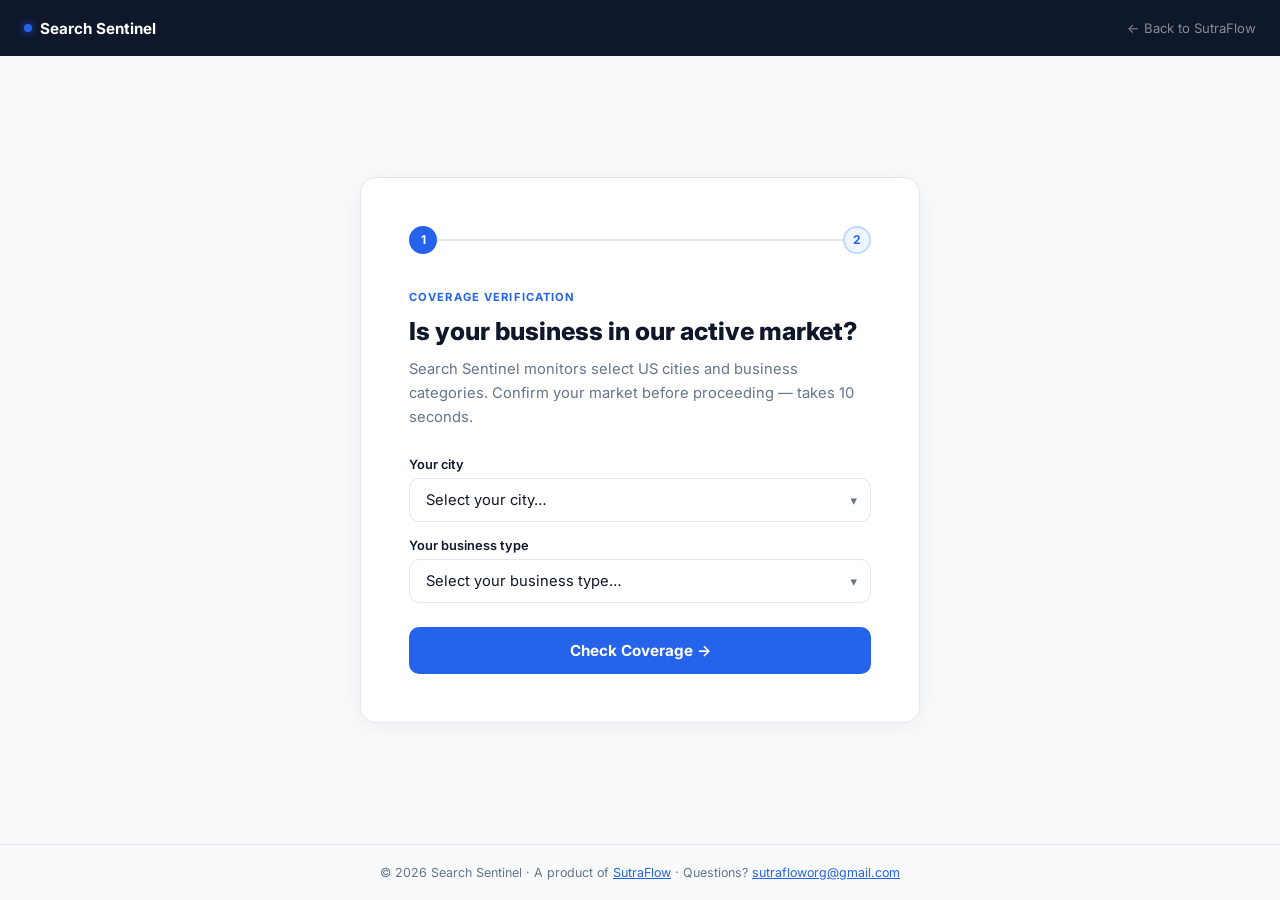
<file: business2_seo/hugo_site/static/sentinel/pre-checkout/index.html>
<!DOCTYPE html>
<html lang="en">
<head>
  <meta charset="UTF-8">
  <meta name="viewport" content="width=device-width, initial-scale=1.0">
  <title>Check Coverage — Search Sentinel</title>
  <meta name="robots" content="noindex">
  <link rel="preconnect" href="https://fonts.googleapis.com">
  <link rel="preconnect" href="https://fonts.gstatic.com" crossorigin>
  <link href="https://fonts.googleapis.com/css2?family=Inter:wght@400;500;600;700;800&display=swap" rel="stylesheet">
  <style>
    *, *::before, *::after { box-sizing: border-box; margin: 0; padding: 0; }

    :root {
      --blue: #2563eb;
      --blue-dark: #1d4ed8;
      --blue-light: #eff6ff;
      --green: #16a34a;
      --green-light: #f0fdf4;
      --amber: #d97706;
      --amber-light: #fffbeb;
      --text: #0f172a;
      --text-muted: #64748b;
      --border: #e2e8f0;
      --bg: #f8fafc;
      --card-bg: #ffffff;
      --radius: 16px;
    }

    body {
      font-family: 'Inter', system-ui, sans-serif;
      background: var(--bg);
      color: var(--text);
      min-height: 100vh;
      display: flex;
      flex-direction: column;
    }

    /* ── NAV ── */
    nav {
      background: #0f172a;
      padding: 0 24px;
      height: 56px;
      display: flex;
      align-items: center;
      justify-content: space-between;
      position: sticky;
      top: 0;
      z-index: 100;
    }
    .nav-logo {
      display: flex; align-items: center; gap: 8px;
      text-decoration: none;
      font-size: 0.95rem; font-weight: 700; color: #fff;
    }
    .nav-dot {
      width: 8px; height: 8px; border-radius: 50%;
      background: #2563eb;
      box-shadow: 0 0 8px #2563eb;
      animation: pulse 2s infinite;
    }
    @keyframes pulse { 0%,100%{opacity:1}50%{opacity:0.5} }
    .nav-home {
      font-size: 0.82rem; color: rgba(255,255,255,0.5);
      text-decoration: none; transition: color 0.15s;
    }
    .nav-home:hover { color: #fff; }

    /* ── MAIN LAYOUT ── */
    main {
      flex: 1;
      display: flex;
      align-items: center;
      justify-content: center;
      padding: 48px 24px;
    }

    .verify-card {
      background: var(--card-bg);
      border: 1px solid var(--border);
      border-radius: var(--radius);
      padding: 48px;
      max-width: 560px;
      width: 100%;
      box-shadow: 0 4px 24px rgba(0,0,0,0.06);
    }

    /* ── STEP INDICATOR ── */
    .steps-indicator {
      display: flex;
      align-items: center;
      gap: 0;
      margin-bottom: 36px;
    }
    .step-dot {
      width: 28px; height: 28px; border-radius: 50%;
      display: flex; align-items: center; justify-content: center;
      font-size: 0.75rem; font-weight: 700;
      background: var(--blue-light); color: var(--blue);
      border: 2px solid #bfdbfe;
      flex-shrink: 0;
    }
    .step-dot.active { background: var(--blue); color: #fff; border-color: var(--blue); }
    .step-dot.done { background: var(--green); color: #fff; border-color: var(--green); }
    .step-line {
      flex: 1; height: 2px;
      background: var(--border);
    }
    .step-line.done { background: var(--green); }

    /* ── PANEL ── */
    .panel { display: none; }
    .panel.active { display: block; }

    .panel-label {
      font-size: 0.7rem; font-weight: 700; letter-spacing: 0.1em;
      text-transform: uppercase; color: var(--blue);
      margin-bottom: 12px;
    }
    .panel h1 {
      font-size: 1.55rem; font-weight: 800; color: var(--text);
      line-height: 1.25; margin-bottom: 10px;
    }
    .panel h2 {
      font-size: 1.35rem; font-weight: 800; color: var(--text);
      line-height: 1.3; margin-bottom: 10px;
    }
    .panel > p {
      font-size: 0.92rem; color: var(--text-muted); line-height: 1.65;
      margin-bottom: 28px;
    }

    /* ── SELECTS ── */
    .field { margin-bottom: 16px; }
    .field label {
      display: block; font-size: 0.8rem; font-weight: 600;
      color: var(--text); margin-bottom: 6px;
    }
    .field select, .field input[type="text"] {
      width: 100%;
      padding: 12px 16px;
      border: 1.5px solid var(--border);
      border-radius: 10px;
      font-size: 0.92rem;
      font-family: inherit;
      color: var(--text);
      background: #fff;
      appearance: none;
      -webkit-appearance: none;
      outline: none;
      transition: border-color 0.15s, box-shadow 0.15s;
      cursor: pointer;
    }
    .field select:focus, .field input[type="text"]:focus {
      border-color: var(--blue);
      box-shadow: 0 0 0 3px rgba(37,99,235,0.1);
    }
    .select-wrap { position: relative; }
    .select-wrap::after {
      content: '▾';
      position: absolute; right: 14px; top: 50%;
      transform: translateY(-50%);
      color: var(--text-muted); pointer-events: none;
      font-size: 0.8rem;
    }
    .field input::placeholder { color: #94a3b8; }

    /* ── BUTTONS ── */
    .btn-check {
      width: 100%; padding: 14px 24px;
      background: var(--blue); color: #fff;
      border: none; border-radius: 10px;
      font-size: 0.95rem; font-weight: 700;
      font-family: inherit; cursor: pointer;
      transition: background 0.15s, transform 0.1s;
      margin-top: 8px;
    }
    .btn-check:hover { background: var(--blue-dark); transform: translateY(-1px); }
    .btn-check:active { transform: translateY(0); }

    .btn-pay {
      display: block; width: 100%; padding: 15px 24px;
      background: var(--blue); color: #fff;
      border: none; border-radius: 10px;
      font-size: 1rem; font-weight: 700;
      font-family: inherit; cursor: pointer;
      text-decoration: none; text-align: center;
      transition: background 0.15s, transform 0.1s;
      margin-top: 24px;
    }
    .btn-pay:hover { background: var(--blue-dark); transform: translateY(-1px); }

    .btn-secondary-link {
      display: block; text-align: center;
      margin-top: 14px;
      font-size: 0.85rem; color: var(--text-muted);
      text-decoration: none;
    }
    .btn-secondary-link:hover { color: var(--blue); }

    .btn-submit-feedback {
      width: 100%; padding: 13px 24px;
      background: #0f172a; color: #fff;
      border: none; border-radius: 10px;
      font-size: 0.92rem; font-weight: 700;
      font-family: inherit; cursor: pointer;
      transition: background 0.15s;
      margin-top: 8px;
    }
    .btn-submit-feedback:hover { background: #1e293b; }

    /* ── STATUS BADGES ── */
    .status-badge {
      display: inline-flex; align-items: center; gap: 8px;
      padding: 8px 16px; border-radius: 999px;
      font-size: 0.82rem; font-weight: 700;
      margin-bottom: 20px;
    }
    .status-badge.success {
      background: var(--green-light);
      color: var(--green);
      border: 1px solid #bbf7d0;
    }
    .status-badge.pending {
      background: var(--amber-light);
      color: var(--amber);
      border: 1px solid #fcd34d;
    }

    /* ── COVERAGE DETAIL ── */
    .coverage-detail {
      background: var(--blue-light);
      border: 1px solid #bfdbfe;
      border-radius: 10px;
      padding: 16px 20px;
      margin-bottom: 20px;
      font-size: 0.85rem; color: #1e40af;
    }
    .coverage-detail strong { display: block; font-weight: 700; margin-bottom: 4px; color: var(--blue-dark); }

    .coming-soon-detail {
      background: var(--amber-light);
      border: 1px solid #fcd34d;
      border-radius: 10px;
      padding: 16px 20px;
      margin-bottom: 24px;
      font-size: 0.85rem; color: #92400e;
    }
    .coming-soon-detail strong { display: block; font-weight: 700; margin-bottom: 4px; }

    /* ── WHAT'S INCLUDED LIST ── */
    .includes-list {
      list-style: none;
      margin-bottom: 8px;
    }
    .includes-list li {
      display: flex; align-items: flex-start; gap: 10px;
      font-size: 0.88rem; color: var(--text-muted);
      padding: 6px 0;
      border-bottom: 1px solid var(--border);
    }
    .includes-list li:last-child { border-bottom: none; }
    .includes-list .tick { color: var(--green); font-weight: 700; flex-shrink: 0; margin-top: 1px; }

    /* ── PLAN BADGE ── */
    .plan-meta {
      font-size: 0.78rem; color: var(--text-muted);
      text-align: center; margin-top: 14px;
    }

    /* ── FEEDBACK SENT ── */
    .feedback-sent {
      text-align: center; padding: 24px 0;
    }
    .feedback-sent .big-icon { font-size: 2.5rem; margin-bottom: 12px; }
    .feedback-sent h3 { font-size: 1.1rem; font-weight: 700; margin-bottom: 8px; }
    .feedback-sent p { font-size: 0.88rem; color: var(--text-muted); }

    /* ── DIVIDER ── */
    .divider {
      display: flex; align-items: center; gap: 12px;
      margin: 20px 0;
      color: var(--text-muted); font-size: 0.78rem;
    }
    .divider::before, .divider::after {
      content: ''; flex: 1; height: 1px; background: var(--border);
    }

    /* ── SECURITY NOTE ── */
    .security-note {
      display: flex; align-items: center; justify-content: center; gap: 6px;
      font-size: 0.75rem; color: #94a3b8;
      margin-top: 16px;
    }

    /* ── FOOTER ── */
    footer {
      text-align: center; padding: 20px;
      font-size: 0.78rem; color: var(--text-muted);
      border-top: 1px solid var(--border);
    }

    @media (max-width: 580px) {
      .verify-card { padding: 28px 20px; }
      .panel h1 { font-size: 1.3rem; }
    }
  </style>
</head>
<body>

<nav>
  <a href="/sentinel/" class="nav-logo">
    <div class="nav-dot"></div>
    Search Sentinel
  </a>
  <a href="/" class="nav-home">← Back to SutraFlow</a>
</nav>

<main>
  <div class="verify-card">

    <!-- STEP INDICATOR -->
    <div class="steps-indicator" id="step-indicator">
      <div class="step-dot active" id="dot-1">1</div>
      <div class="step-line" id="line-1"></div>
      <div class="step-dot" id="dot-2">2</div>
    </div>

    <!-- ── PANEL 1: CHECK COVERAGE ── -->
    <div class="panel active" id="panel-check">
      <div class="panel-label">Coverage Verification</div>
      <h1>Is your business in our active market?</h1>
      <p>Search Sentinel monitors select US cities and business categories. Confirm your market before proceeding — takes 10 seconds.</p>

      <div class="field">
        <label for="city-select">Your city</label>
        <div class="select-wrap">
          <select id="city-select">
            <option value="">Select your city…</option>
            <option value="covered">New York City, NY</option>
            <option value="covered">Los Angeles, CA</option>
            <option value="covered">Chicago, IL</option>
            <option value="covered">Austin, TX</option>
            <option value="covered">Miami, FL</option>
            <option value="covered">Dallas, TX</option>
            <option value="covered">Phoenix, AZ</option>
            <option value="covered">Denver, CO</option>
            <option value="covered">Philadelphia, PA</option>
            <option value="covered">Houston, TX</option>
            <option value="covered">San Francisco, CA</option>
            <option value="covered">Seattle, WA</option>
            <option value="other">My city isn't listed</option>
          </select>
        </div>
      </div>

      <div class="field">
        <label for="cat-select">Your business type</label>
        <div class="select-wrap">
          <select id="cat-select">
            <option value="">Select your business type…</option>
            <option value="covered">Personal Injury Law Firm</option>
            <option value="covered">Emergency Plumber</option>
            <option value="covered">Cosmetic Dentist</option>
            <option value="covered">Luxury Real Estate Agent</option>
            <option value="covered">Regenerative Medicine Clinic</option>
            <option value="other">My business type isn't listed</option>
          </select>
        </div>
      </div>

      <button class="btn-check" onclick="checkCoverage()">Check Coverage →</button>
    </div>

    <!-- ── PANEL 2A: COVERED ── -->
    <div class="panel" id="panel-covered">
      <span class="status-badge success">✓ &nbsp;Active coverage confirmed</span>
      <h2>You're in our monitoring network.</h2>
      <p>Search Sentinel actively tracks your city and business category every week. Here's what happens next based on your plan:</p>

      <div class="coverage-detail">
        <strong>What this means for you</strong>
        Your Google Maps ranking is checked on a regular cadence. If your position drops, you'll be notified — no action needed on your end.
      </div>

      <!-- CTA: Alert (free) -->
      <div id="cta-alert" style="display:none">
        <ul class="includes-list">
          <li><span class="tick">✓</span> Automatic drop detection — no signup needed</li>
          <li><span class="tick">✓</span> Alert email with your position change</li>
          <li><span class="tick">✓</span> Which competitor passed you</li>
          <li><span class="tick">✓</span> Preview of root-cause analysis</li>
        </ul>
        <div class="divider">drop alerts are fully automatic</div>
        <p style="font-size:0.88rem;color:#64748b;text-align:center">If your ranking drops within our monitored market, you'll receive an alert automatically — there's nothing to purchase or sign up for.</p>
        <a href="/sentinel/" class="btn-pay" style="background:#0f172a">← Return to Search Sentinel</a>
        <div class="plan-meta">Questions? <a href="mailto:sutrafloworg@gmail.com" style="color:var(--blue)">sutrafloworg@gmail.com</a></div>
      </div>

      <!-- CTA: Audit ($10) -->
      <div id="cta-audit" style="display:none">
        <ul class="includes-list">
          <li><span class="tick">✓</span> Full multi-page PDF audit report</li>
          <li><span class="tick">✓</span> Root cause analysis with ranking charts</li>
          <li><span class="tick">✓</span> Head-to-head competitor breakdown</li>
          <li><span class="tick">✓</span> GBP attribute gap analysis</li>
          <li><span class="tick">✓</span> Step-by-step recovery checklist</li>
          <li><span class="tick">✓</span> Emailed to you within minutes of payment</li>
        </ul>
        <a href="https://buy.stripe.com/7sYaEYdY10jifTtdXi6kg00" class="btn-pay">Get Your Audit Report — $10 →</a>
        <div class="security-note">🔒 Secured by Stripe · One-time · No subscription</div>
        <a href="/sentinel/" class="btn-secondary-link">← Back to Search Sentinel</a>
      </div>

      <!-- CTA: Monitor ($5/mo) -->
      <div id="cta-monitor" style="display:none">
        <ul class="includes-list">
          <li><span class="tick">✓</span> Weekly automated rank monitoring</li>
          <li><span class="tick">✓</span> Instant alert + full report on any drop</li>
          <li><span class="tick">✓</span> Competitor movement notifications</li>
          <li><span class="tick">✓</span> "All clear" weekly confirmation email</li>
          <li><span class="tick">✓</span> Trend analysis over time</li>
          <li><span class="tick">✓</span> Cancel anytime — no contracts</li>
        </ul>
        <a href="https://buy.stripe.com/eVq9AUf253vu36Hg5q6kg01" class="btn-pay">Start Weekly Monitoring — $5/mo →</a>
        <div class="security-note">🔒 Secured by Stripe · Cancel anytime by email</div>
        <a href="/sentinel/" class="btn-secondary-link">← Back to Search Sentinel</a>
      </div>
    </div>

    <!-- ── PANEL 2B: NOT COVERED ── -->
    <div class="panel" id="panel-coming-soon">
      <span class="status-badge pending">⏳ &nbsp;Not yet in our coverage area</span>
      <h2>We're expanding — your market is next.</h2>
      <p>We don't currently monitor your city or business category, but we're growing our coverage based on demand. Leave your details and we'll reach out when your market goes live.</p>

      <div class="coming-soon-detail">
        <strong>Why we're not there yet</strong>
        We prioritize markets where we can deliver the most accurate, actionable data. Your submission helps us decide which city and category to add next.
      </div>

      <div id="feedback-form">
        <div class="field">
          <label for="biz-name">Business name</label>
          <input type="text" id="biz-name" placeholder="e.g. Sunrise Dental Studio">
        </div>
        <div class="field">
          <label for="biz-city">City &amp; state</label>
          <input type="text" id="biz-city" placeholder="e.g. Chicago, IL">
        </div>
        <button class="btn-submit-feedback" onclick="submitFeedback(event)">Notify Me When You Cover My Area →</button>
        <p style="font-size:0.75rem;color:#94a3b8;text-align:center;margin-top:10px">Business name and city only. No spam, ever.</p>
      </div>

      <div id="feedback-sent" class="feedback-sent" style="display:none">
        <div class="big-icon">🎉</div>
        <h3>You're on the list!</h3>
        <p>We've logged your market. We'll reach out to <strong id="sent-biz"></strong> in <strong id="sent-city"></strong> as soon as your area goes live.</p>
      </div>

      <a href="/sentinel/" class="btn-secondary-link" style="margin-top:20px">← Back to Search Sentinel</a>
    </div>

  </div>
</main>

<footer>
  © 2026 Search Sentinel · A product of <a href="/" style="color:var(--blue)">SutraFlow</a> · Questions? <a href="mailto:sutrafloworg@gmail.com" style="color:var(--blue)">sutrafloworg@gmail.com</a>
</footer>

<script>
  // Read plan from URL: ?plan=alert | audit | monitor
  function getPlan() {
    const p = new URLSearchParams(window.location.search).get('plan') || 'audit';
    return p;
  }

  function setStep(step) {
    const dot1 = document.getElementById('dot-1');
    const dot2 = document.getElementById('dot-2');
    const line1 = document.getElementById('line-1');

    if (step === 2) {
      dot1.classList.remove('active');
      dot1.classList.add('done');
      dot1.textContent = '✓';
      line1.classList.add('done');
      dot2.classList.add('active');
    }
  }

  function showPanel(id) {
    document.querySelectorAll('.panel').forEach(p => p.classList.remove('active'));
    document.getElementById(id).classList.add('active');
  }

  function checkCoverage() {
    const city = document.getElementById('city-select').value;
    const cat = document.getElementById('cat-select').value;

    if (!city || !cat) {
      alert('Please select both your city and business type to continue.');
      return;
    }

    setStep(2);

    if (city === 'covered' && cat === 'covered') {
      // Show covered panel with correct CTA
      showPanel('panel-covered');
      const plan = getPlan();
      document.getElementById('cta-alert').style.display   = plan === 'alert'   ? 'block' : 'none';
      document.getElementById('cta-audit').style.display   = plan === 'audit'   ? 'block' : 'none';
      document.getElementById('cta-monitor').style.display = plan === 'monitor' ? 'block' : 'none';
      // Fallback: if plan unknown, show audit
      if (!['alert','audit','monitor'].includes(plan)) {
        document.getElementById('cta-audit').style.display = 'block';
      }
    } else {
      showPanel('panel-coming-soon');
    }
  }

  function submitFeedback(e) {
    e.preventDefault();
    const name = document.getElementById('biz-name').value.trim();
    const city = document.getElementById('biz-city').value.trim();

    if (!name || !city) {
      alert('Please enter your business name and city to continue.');
      return;
    }

    // Open mailto: with the details pre-filled
    const subject = encodeURIComponent('Search Sentinel Coverage Request');
    const body = encodeURIComponent(
      'Business Name: ' + name + '\n' +
      'City: ' + city + '\n\n' +
      'Please notify me when Search Sentinel covers my area.'
    );
    window.location.href = 'mailto:sutrafloworg@gmail.com?subject=' + subject + '&body=' + body;

    // Show confirmation
    document.getElementById('feedback-form').style.display = 'none';
    document.getElementById('feedback-sent').style.display = 'block';
    document.getElementById('sent-biz').textContent = name;
    document.getElementById('sent-city').textContent = city;
  }
</script>

</body>
</html>
</file>
